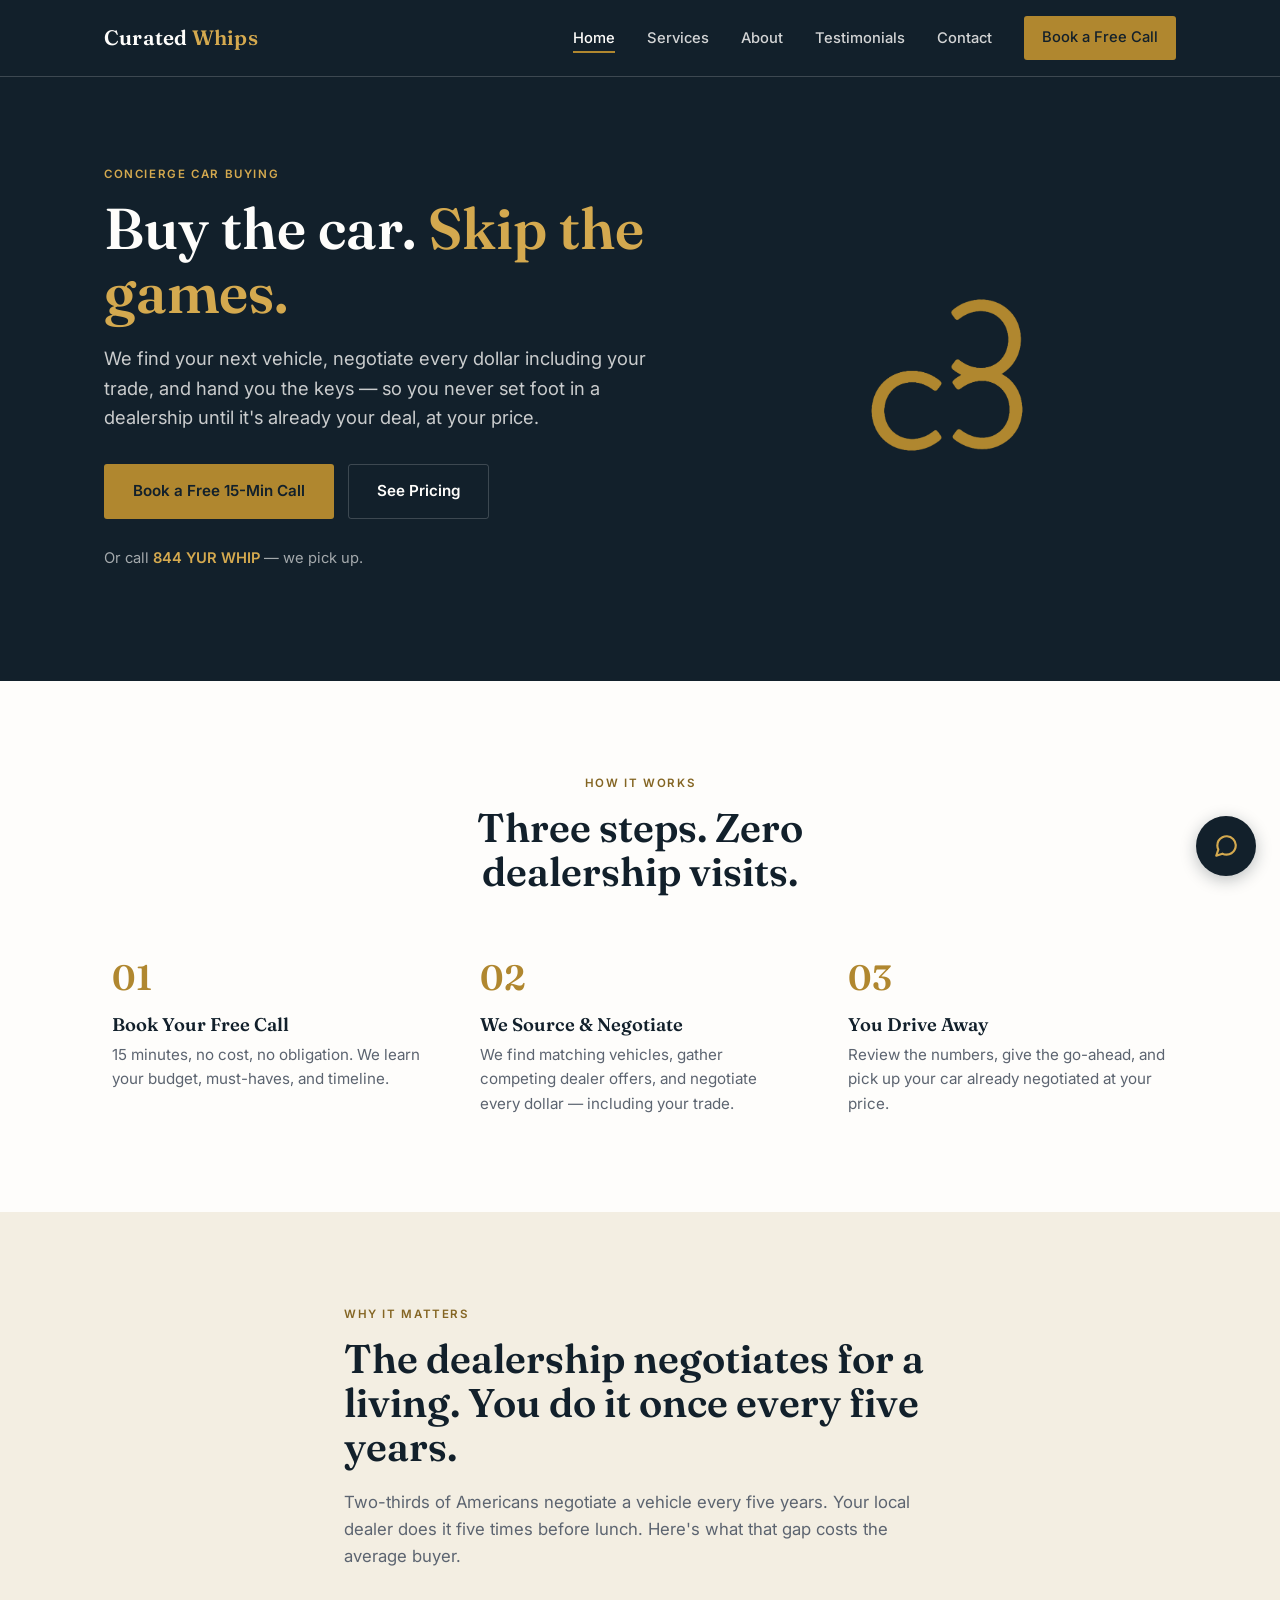
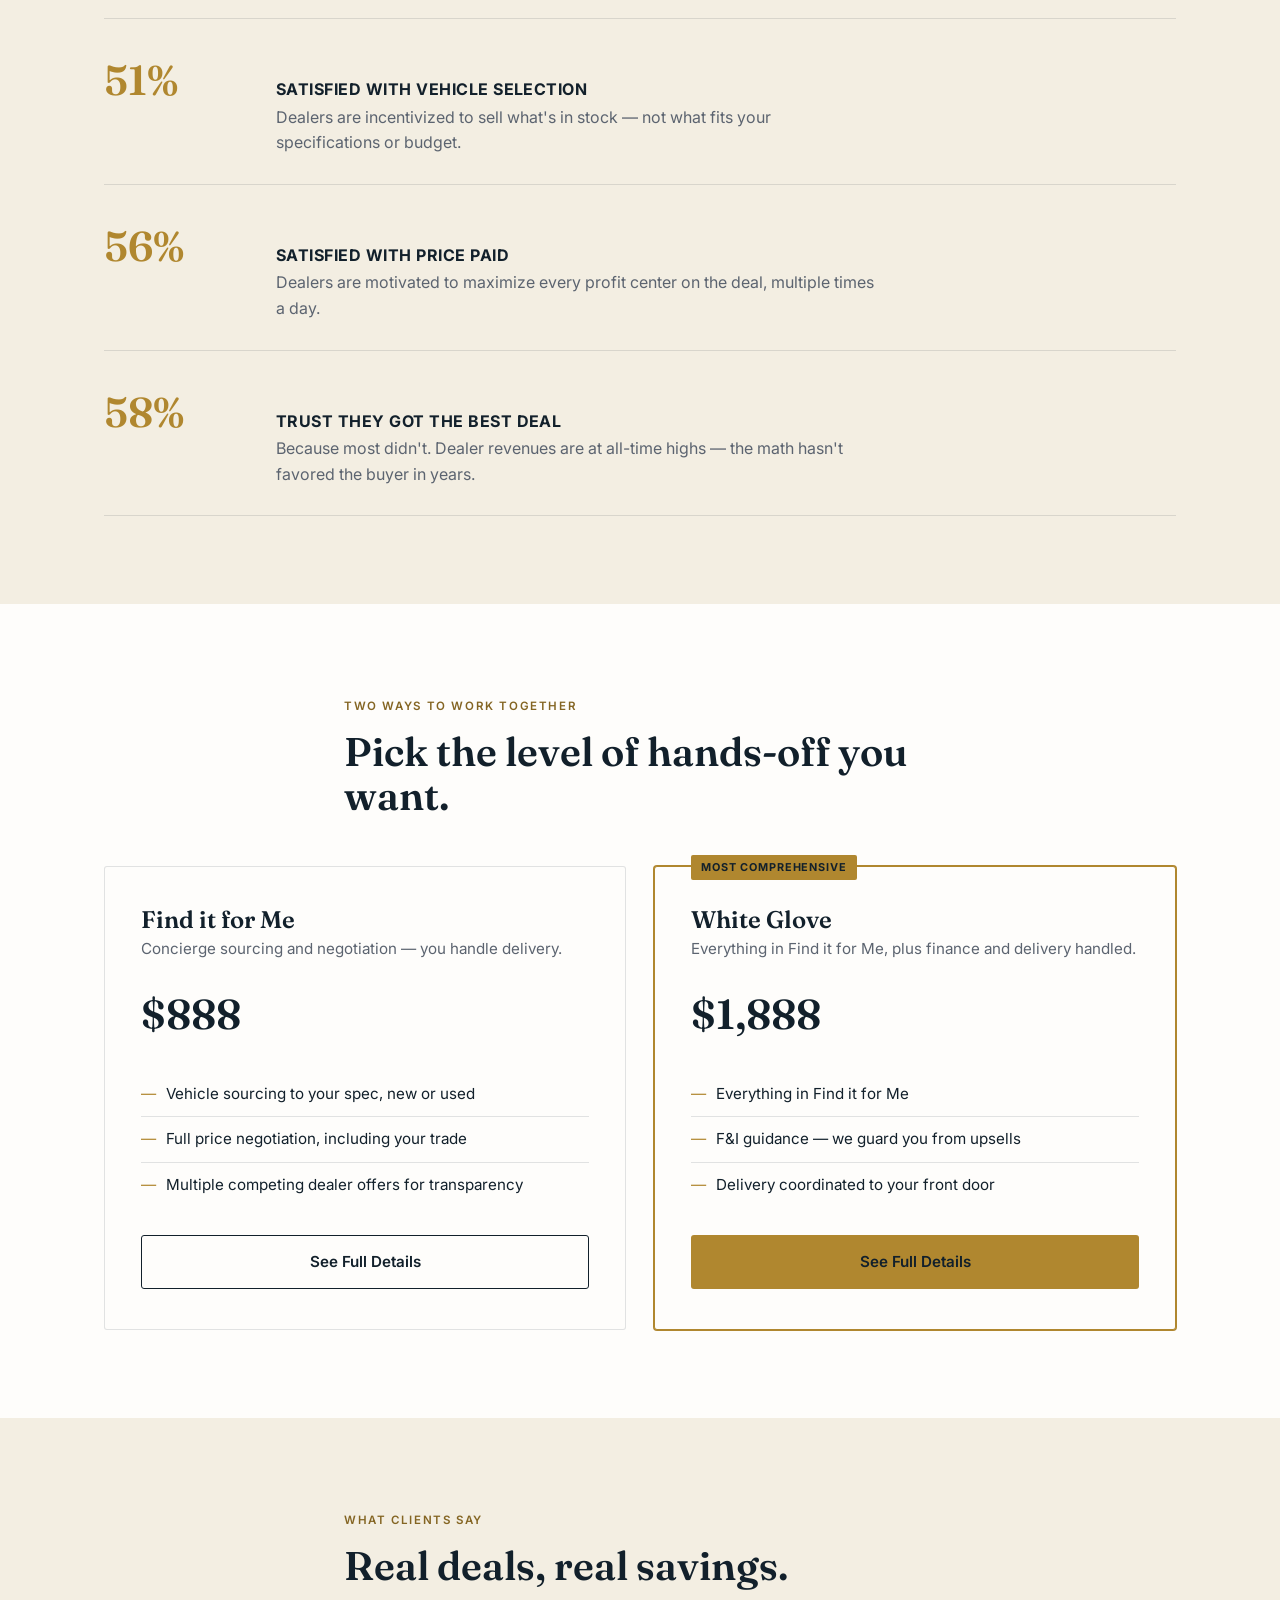
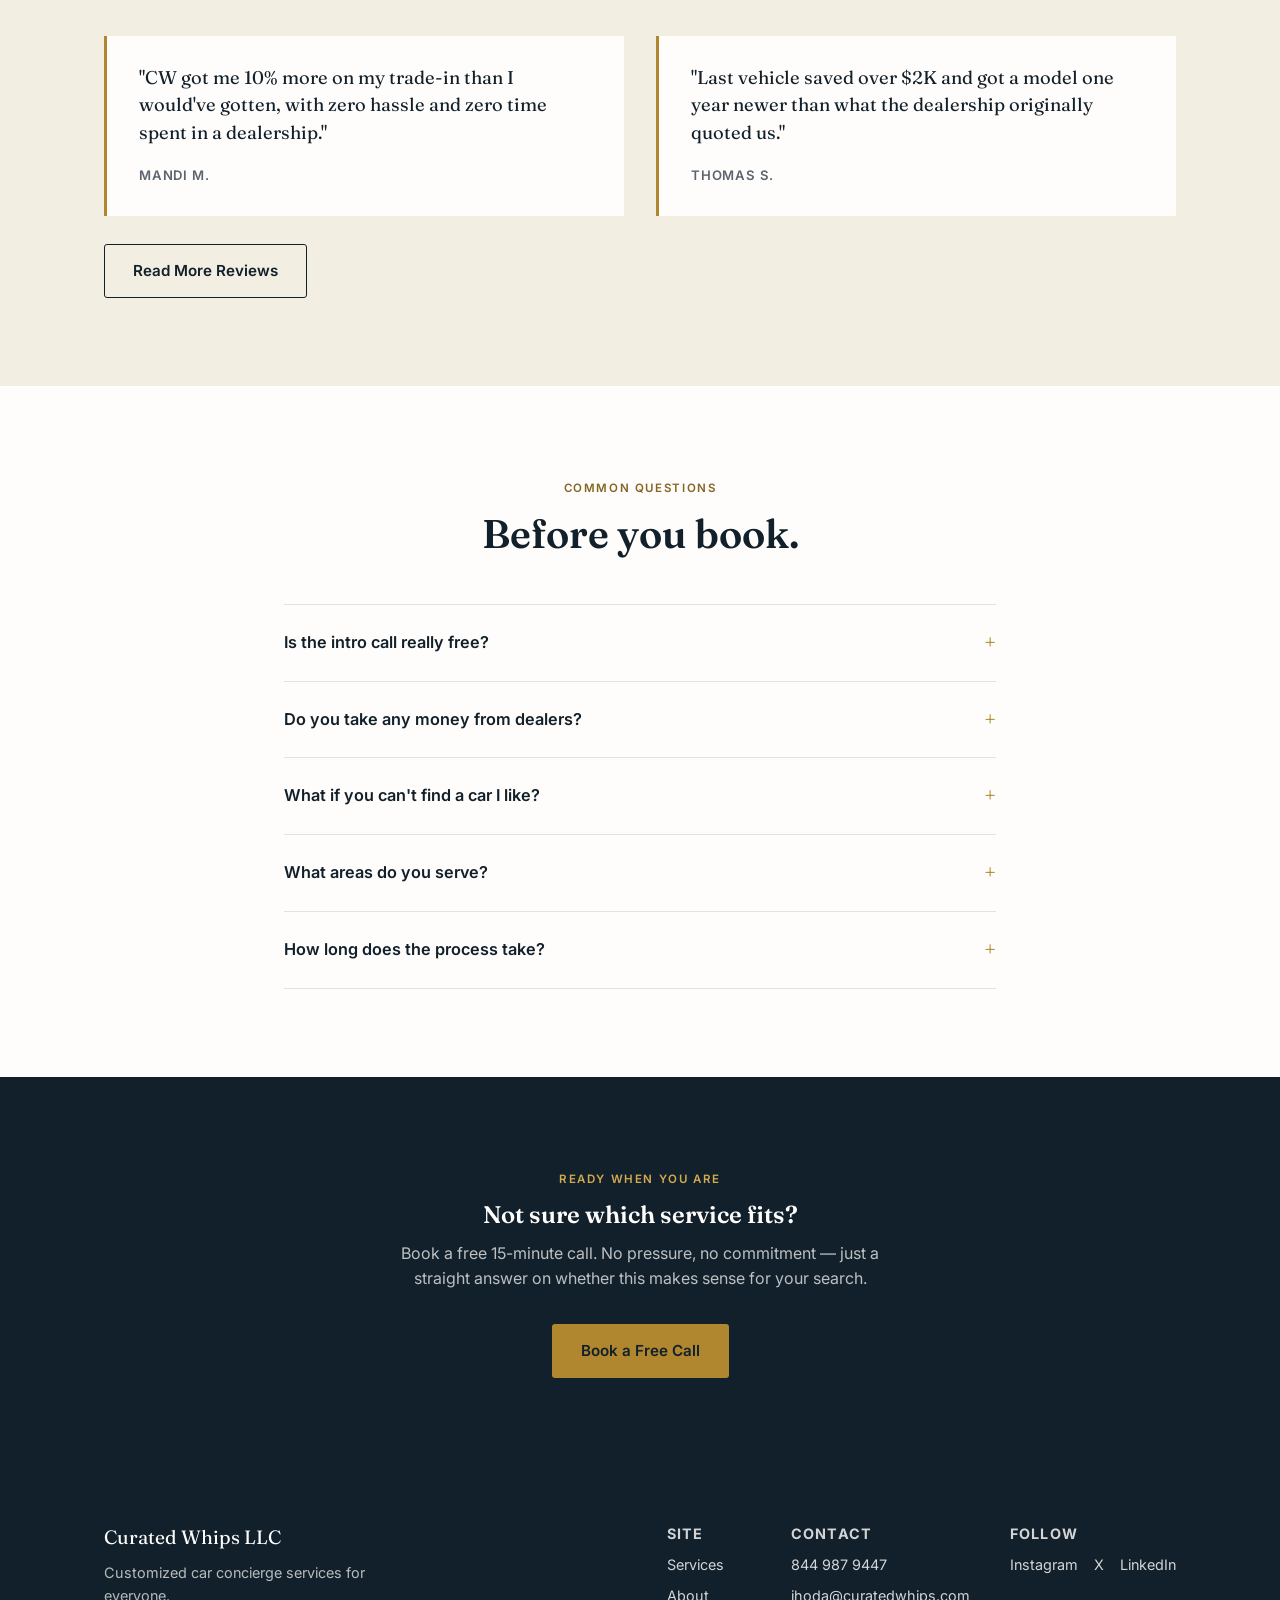
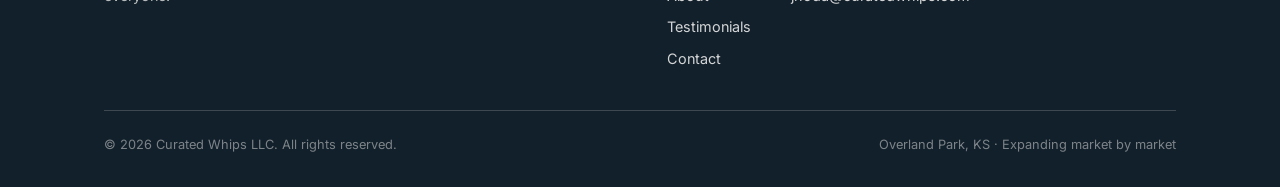
<file: index.html>
<!DOCTYPE html>
<html lang="en">
<head>
<meta charset="UTF-8">
<meta name="viewport" content="width=device-width, initial-scale=1">
<title>Curated Whips | Concierge Car Buying, No Dealer Kickbacks</title>
<meta name="description" content="Curated Whips finds, negotiates, and delivers your next car. No dealer kickbacks, no dealership visits until it's on your terms. Now expanding market by market.">
<link rel="icon" type="image/svg+xml" href="favicon.svg">
<link rel="apple-touch-icon" href="images/apple-touch-icon.png">
<link rel="canonical" href="https://curatedwhips.com/">

<meta property="og:type" content="website">
<meta property="og:site_name" content="Curated Whips">
<meta property="og:url" content="https://curatedwhips.com/">
<meta property="og:title" content="Curated Whips | Concierge Car Buying, No Dealer Kickbacks">
<meta property="og:description" content="Curated Whips finds, negotiates, and delivers your next car. No dealer kickbacks, no dealership visits until it's on your terms. Now expanding market by market.">
<meta property="og:image" content="https://curatedwhips.com/images/og-share.jpg">

<meta name="twitter:card" content="summary_large_image">
<meta name="twitter:title" content="Curated Whips | Concierge Car Buying, No Dealer Kickbacks">
<meta name="twitter:description" content="Curated Whips finds, negotiates, and delivers your next car. No dealer kickbacks, no dealership visits until it's on your terms. Now expanding market by market.">
<meta name="twitter:image" content="https://curatedwhips.com/images/og-share.jpg">

<script type="application/ld+json">
{
  "@context": "https://schema.org",
  "@type": "ProfessionalService",
  "name": "Curated Whips",
  "description": "Concierge car buying service — vehicle sourcing, dealer negotiation, and delivery, with no dealer kickbacks.",
  "url": "https://curatedwhips.com/",
  "telephone": "+1-844-987-9447",
  "email": "jhoda@curatedwhips.com",
  "logo": "https://curatedwhips.com/images/logo-512.png",
  "image": "https://curatedwhips.com/images/og-share.jpg",
  "address": {
    "@type": "PostalAddress",
    "addressLocality": "Overland Park",
    "addressRegion": "KS",
    "addressCountry": "US"
  },
  "areaServed": {
    "@type": "State",
    "name": "California"
  },
  "priceRange": "$888-$1888",
  "sameAs": [
    "https://www.instagram.com/curated_whips/",
    "https://x.com/CuratedWhips",
    "https://www.linkedin.com/company/curated-whips/"
  ],
  "hasOfferCatalog": {
    "@type": "OfferCatalog",
    "name": "Car Buying Services",
    "itemListElement": [
      {
        "@type": "Offer",
        "itemOffered": {
          "@type": "Service",
          "name": "Find it for Me",
          "description": "Concierge vehicle sourcing and full price negotiation, including trade-in."
        },
        "price": "888",
        "priceCurrency": "USD"
      },
      {
        "@type": "Offer",
        "itemOffered": {
          "@type": "Service",
          "name": "White Glove",
          "description": "Full sourcing and negotiation, plus finance guidance and delivery to your door."
        },
        "price": "1888",
        "priceCurrency": "USD"
      }
    ]
  }
}
</script>

<script type="application/ld+json">
{
  "@context": "https://schema.org",
  "@type": "FAQPage",
  "mainEntity": [
    {
      "@type": "Question",
      "name": "Is the intro call really free?",
      "acceptedAnswer": {
        "@type": "Answer",
        "text": "Yes. The 15-minute call costs nothing and carries no obligation to book either service afterward."
      }
    },
    {
      "@type": "Question",
      "name": "Do you take any money from dealers?",
      "acceptedAnswer": {
        "@type": "Answer",
        "text": "No. Unlike most auto brokers, we accept no payments or kickbacks from dealers — we're paid only by you, so we act only in your interest."
      }
    },
    {
      "@type": "Question",
      "name": "What if you can't find a car I like?",
      "acceptedAnswer": {
        "@type": "Answer",
        "text": "We keep searching within your budget and preferences until we find the right fit — sourcing is included in both service tiers."
      }
    },
    {
      "@type": "Question",
      "name": "What areas do you serve?",
      "acceptedAnswer": {
        "@type": "Answer",
        "text": "We're expanding market by market across the US — reach out and we'll let you know if we're active in your area yet."
      }
    },
    {
      "@type": "Question",
      "name": "How long does the process take?",
      "acceptedAnswer": {
        "@type": "Answer",
        "text": "Under a week typically, often faster."
      }
    }
  ]
}
</script>
<link rel="preconnect" href="https://fonts.googleapis.com">
<link rel="preconnect" href="https://fonts.gstatic.com" crossorigin>
<link rel="stylesheet" href="https://fonts.googleapis.com/css2?family=Fraunces:opsz,wght@9..144,400;9..144,500;9..144,600;9..144,700&family=Inter:wght@400;500;600;700&display=swap">
<link rel="stylesheet" href="css/style.css">
</head>
<body>
<a class="skip-link" href="#main">Skip to content</a>

<header class="site-header">
  <div class="wrap nav">
    <a href="index.html" class="nav-brand">Curated<span> Whips</span></a>
    <button class="nav-toggle" aria-label="Toggle menu" aria-expanded="false"><img src="images/logo-cb-v4.png" alt="" class="nav-toggle-icon"></button>
    <nav aria-label="Primary"><ul class="nav-links">
      <li><a href="index.html" aria-current="page">Home</a></li>
      <li><a href="services.html">Services</a></li>
      <li><a href="about.html">About</a></li>
      <li><a href="testimonials.html">Testimonials</a></li>
      <li><a href="contact.html">Contact</a></li>
      <li><a class="nav-cta" href="https://calendly.com/jhodaed" target="_blank" rel="noopener">Book a Free Call</a></li>
    </ul></nav>
  </div>
</header>

<main id="main">

<section class="hero">
  <div class="wrap hero-grid">
    <span class="eyebrow eyebrow--light">Concierge Car Buying</span>
    <h1>Buy the car. <em>Skip the games.</em></h1>
    <p class="hero-sub">We find your next vehicle, negotiate every dollar including your trade, and hand you the keys — so you never set foot in a dealership until it's already your deal, at your price.</p>
    <div class="hero-actions">
      <a class="btn btn-primary" href="https://calendly.com/jhodaed" target="_blank" rel="noopener">Book a Free 15-Min Call</a>
      <a class="btn btn-ghost" href="services.html">See Pricing</a>
    </div>
    <div class="seal-wrap">
      <img class="seal-logo" src="images/logo-cb-v4.png" width="220" height="220" alt="Curated Whips logo">
    </div>
    <p class="hero-phone">Or call <a href="tel:8449879447">844&nbsp;YUR&nbsp;WHIP</a> — we pick up.</p>
  </div>
</section>

<section class="section">
  <div class="wrap section-head center-head">
    <span class="eyebrow">How It Works</span>
    <h2>Three steps. Zero dealership visits.</h2>
  </div>
  <div class="wrap steps-grid">
    <div class="step">
      <div class="step-num">01</div>
      <h3>Book Your Free Call</h3>
      <p>15 minutes, no cost, no obligation. We learn your budget, must-haves, and timeline.</p>
    </div>
    <div class="step">
      <div class="step-num">02</div>
      <h3>We Source &amp; Negotiate</h3>
      <p>We find matching vehicles, gather competing dealer offers, and negotiate every dollar — including your trade.</p>
    </div>
    <div class="step">
      <div class="step-num">03</div>
      <h3>You Drive Away</h3>
      <p>Review the numbers, give the go-ahead, and pick up your car already negotiated at your price.</p>
    </div>
  </div>
</section>

<section class="section section--paper">
  <div class="wrap section-head">
    <span class="eyebrow">Why It Matters</span>
    <h2>The dealership negotiates for a living. You do it once every five years.</h2>
    <p>Two-thirds of Americans negotiate a vehicle every five years. Your local dealer does it five times before lunch. Here's what that gap costs the average buyer.</p>
  </div>
  <div class="wrap ledger">
    <div class="ledger-row">
      <div class="ledger-figure">51%</div>
      <div class="ledger-body">
        <h3>Satisfied With Vehicle Selection</h3>
        <p>Dealers are incentivized to sell what's in stock — not what fits your specifications or budget.</p>
      </div>
    </div>
    <div class="ledger-row">
      <div class="ledger-figure">56%</div>
      <div class="ledger-body">
        <h3>Satisfied With Price Paid</h3>
        <p>Dealers are motivated to maximize every profit center on the deal, multiple times a day.</p>
      </div>
    </div>
    <div class="ledger-row">
      <div class="ledger-figure">58%</div>
      <div class="ledger-body">
        <h3>Trust They Got the Best Deal</h3>
        <p>Because most didn't. Dealer revenues are at all-time highs — the math hasn't favored the buyer in years.</p>
      </div>
    </div>
  </div>
</section>

<section class="section">
  <div class="wrap section-head">
    <span class="eyebrow">Two Ways to Work Together</span>
    <h2>Pick the level of hands-off you want.</h2>
  </div>
  <div class="wrap service-grid">
    <div class="service-card">
      <h3>Find it for Me</h3>
      <p class="service-tagline">Concierge sourcing and negotiation — you handle delivery.</p>
      <div class="service-price">$888</div>
      <ul class="service-list">
        <li>Vehicle sourcing to your spec, new or used</li>
        <li>Full price negotiation, including your trade</li>
        <li>Multiple competing dealer offers for transparency</li>
      </ul>
      <a class="btn btn-outline btn-block" href="services.html">See Full Details</a>
    </div>
    <div class="service-card service-card--featured">
      <h3>White Glove</h3>
      <p class="service-tagline">Everything in Find it for Me, plus finance and delivery handled.</p>
      <div class="service-price">$1,888</div>
      <ul class="service-list">
        <li>Everything in Find it for Me</li>
        <li>F&amp;I guidance — we guard you from upsells</li>
        <li>Delivery coordinated to your front door</li>
      </ul>
      <a class="btn btn-primary btn-block" href="services.html">See Full Details</a>
    </div>
  </div>
</section>

<section class="section section--paper">
  <div class="wrap section-head">
    <span class="eyebrow">What Clients Say</span>
    <h2>Real deals, real savings.</h2>
  </div>
  <div class="wrap quote-grid">
    <div class="quote-card">
      <p>"CW got me 10% more on my trade-in than I would've gotten, with zero hassle and zero time spent in a dealership."</p>
      <span class="quote-cite">Mandi M.</span>
    </div>
    <div class="quote-card">
      <p>"Last vehicle saved over $2K and got a model one year newer than what the dealership originally quoted us."</p>
      <span class="quote-cite">Thomas S.</span>
    </div>
  </div>
  <div class="wrap" style="margin-top: 28px;">
    <a class="btn btn-outline" href="testimonials.html">Read More Reviews</a>
  </div>
</section>

<section class="section">
  <div class="wrap section-head center-head">
    <span class="eyebrow">Common Questions</span>
    <h2>Before you book.</h2>
  </div>
  <div class="wrap faq-list">
    <details class="faq-item">
      <summary><h3>Is the intro call really free?</h3></summary>
      <p>Yes. The 15-minute call costs nothing and carries no obligation to book either service afterward.</p>
    </details>
    <details class="faq-item">
      <summary><h3>Do you take any money from dealers?</h3></summary>
      <p>No. Unlike most auto brokers, we accept no payments or kickbacks from dealers — we're paid only by you, so we act only in your interest.</p>
    </details>
    <details class="faq-item">
      <summary><h3>What if you can't find a car I like?</h3></summary>
      <p>We keep searching within your budget and preferences until we find the right fit — sourcing is included in both service tiers.</p>
    </details>
    <details class="faq-item">
      <summary><h3>What areas do you serve?</h3></summary>
      <p>We're expanding market by market across the US — reach out and we'll let you know if we're active in your area yet.</p>
    </details>
    <details class="faq-item">
      <summary><h3>How long does the process take?</h3></summary>
      <p>Under a week typically, often faster.</p>
    </details>
  </div>
</section>

<section class="section section--ink">
  <div class="wrap center">
    <span class="eyebrow eyebrow--light">Ready When You Are</span>
    <h2>Not sure which service fits?</h2>
    <p style="max-width: 52ch; margin: 0 auto 32px; color: rgba(254,253,251,0.72);">Book a free 15-minute call. No pressure, no commitment — just a straight answer on whether this makes sense for your search.</p>
    <a class="btn btn-primary" href="https://calendly.com/jhodaed" target="_blank" rel="noopener">Book a Free Call</a>
  </div>
</section>

</main>

<footer class="site-footer">
  <div class="wrap">
    <div class="footer-grid">
      <div>
        <div class="footer-brand">Curated Whips LLC</div>
        <p class="footer-tag">Customized car concierge services for everyone.</p>
      </div>
      <div class="footer-links">
        <div class="footer-col">
          <p class="footer-col-label">Site</p>
          <a href="services.html">Services</a>
          <a href="about.html">About</a>
          <a href="testimonials.html">Testimonials</a>
          <a href="contact.html">Contact</a>
        </div>
        <div class="footer-col">
          <p class="footer-col-label">Contact</p>
          <a href="tel:8449879447">844&nbsp;987&nbsp;9447</a>
          <a href="mailto:jhoda@curatedwhips.com">jhoda@curatedwhips.com</a>
        </div>
        <div class="footer-col">
          <p class="footer-col-label">Follow</p>
          <div class="footer-social">
            <a href="https://www.instagram.com/curated_whips/" target="_blank" rel="noopener">Instagram</a>
            <a href="https://x.com/CuratedWhips" target="_blank" rel="noopener">X</a>
            <a href="https://www.linkedin.com/company/curated-whips/" target="_blank" rel="noopener">LinkedIn</a>
          </div>
        </div>
      </div>
    </div>
    <div class="footer-bottom">
      <span>&copy; 2026 Curated Whips LLC. All rights reserved.</span>
      <span>Overland Park, KS &middot; Expanding market by market</span>
    </div>
  </div>
</footer>

<div class="mobile-cta">
  <a class="btn btn-primary" href="https://calendly.com/jhodaed" target="_blank" rel="noopener">Book a Free Call</a>
</div>

<script src="js/main.js"></script>

<!--
  Curated Whips chat widget — restyled to match the site's ink/brass/Fraunces-Inter
  design system (see css/style.css :root for the source palette).
  Paste this whole block right before </body> on every page.
-->
<style>
  :root {
    --cw-header-bg: var(--ink, #12202B);
    --cw-accent: var(--brass, #B0872F);
    --cw-accent-text: var(--ink, #12202B); /* dark text ON the brass buttons — brass is too light for white text to pass contrast */
    --cw-panel-bg: var(--white, #FEFDFB);
    --cw-assistant-bubble: var(--paper, #F3EEE2);
    --cw-body-text: var(--ink, #12202B);
    --cw-font-body: var(--font-body, 'Inter', -apple-system, BlinkMacSystemFont, sans-serif);
    --cw-font-display: var(--font-display, 'Fraunces', Georgia, serif);
    --cw-radius: 6px;
  }
  #cw-widget-btn {
    position: fixed;
    bottom: 24px;
    right: 24px;
    bottom: calc(24px + env(safe-area-inset-bottom, 0px));
    right: calc(24px + env(safe-area-inset-right, 0px));
    width: 60px;
    height: 60px;
    border-radius: 50%;
    background: var(--cw-header-bg); /* navy — deliberately NOT the gold CTA color, so the two never visually merge */
    color: var(--brass-light, #D4A94F);
    border: none;
    cursor: pointer;
    box-shadow: 0 4px 16px rgba(18,32,43,0.28);
    z-index: 9999;
    display: flex;
    align-items: center;
    justify-content: center;
    transition: transform 0.15s ease;
    touch-action: manipulation;
    -webkit-tap-highlight-color: transparent;
  }
  #cw-widget-btn:hover { transform: scale(1.05); }
  #cw-widget-btn svg { width: 26px; height: 26px; }

  /* On mobile, the site's own sticky "Book a Free Call" bar (.mobile-cta)
     reserves 74px at the bottom of the page (see body{padding-bottom:74px}
     in style.css). Without this, Angela's button and panel sit UNDER that
     bar's z-index-60 stacking and visually collide with it. This pushes
     both up just enough to clear it, only at the same breakpoint the site
     itself uses for that bar (max-width: 640px) — desktop is unaffected. */
  @media (max-width: 640px) {
    #cw-widget-btn {
      bottom: calc(74px + 16px + env(safe-area-inset-bottom, 0px));
    }
    #cw-widget-panel {
      bottom: calc(74px + 16px + 72px + env(safe-area-inset-bottom, 0px));
    }
  }
  #cw-widget-panel {
    position: fixed;
    bottom: 96px;
    right: 24px;
    bottom: calc(96px + env(safe-area-inset-bottom, 0px));
    right: calc(24px + env(safe-area-inset-right, 0px));
    width: 340px;
    max-width: calc(100vw - 32px);
    height: 460px;
    max-height: calc(100vh - 140px);
    max-height: calc(100dvh - 140px); /* dvh accounts for mobile keyboard/browser chrome; ignored by browsers that don't support it, falling back to the vh line above */
    background: var(--cw-panel-bg);
    border-radius: var(--cw-radius);
    box-shadow: 0 8px 32px rgba(18,32,43,0.28);
    display: flex;
    flex-direction: column;
    overflow: hidden;
    z-index: 9999;
    font-family: var(--cw-font-body);
    opacity: 0;
    transform: translateY(12px) scale(0.98);
    pointer-events: none;
    transition: opacity 0.18s ease, transform 0.18s ease;
  }
  #cw-widget-panel.open {
    opacity: 1;
    transform: translateY(0) scale(1);
    pointer-events: auto;
  }
  #cw-widget-header {
    background: var(--cw-header-bg);
    color: var(--white, #FEFDFB);
    padding: 12px 16px;
    display: flex;
    justify-content: space-between;
    align-items: center;
  }
  #cw-widget-header-left {
    display: flex;
    align-items: center;
    gap: 10px;
  }
  #cw-widget-avatar {
    width: 34px;
    height: 34px;
    border-radius: 50%;
    background: var(--cw-accent);
    color: var(--cw-accent-text);
    display: flex;
    align-items: center;
    justify-content: center;
    font-family: var(--cw-font-display);
    font-weight: 600;
    font-size: 15px;
    flex-shrink: 0;
  }
  #cw-widget-header-text { display: flex; flex-direction: column; line-height: 1.25; }
  #cw-widget-header-text .cw-name {
    font-family: var(--cw-font-display);
    font-size: 15px;
    font-weight: 600;
  }
  #cw-widget-header-text .cw-status {
    font-size: 11px;
    opacity: 0.8;
    display: flex;
    align-items: center;
    gap: 5px;
  }
  #cw-widget-header-text .cw-status::before {
    content: '';
    width: 7px;
    height: 7px;
    border-radius: 50%;
    background: var(--forest, #2E4638);
    display: inline-block;
  }
  #cw-widget-header button.cw-close-btn {
    background: none;
    border: none;
    color: var(--white, #FEFDFB);
    font-size: 18px;
    cursor: pointer;
    opacity: 0.8;
    width: 32px;
    height: 32px;
    display: flex;
    align-items: center;
    justify-content: center;
    touch-action: manipulation;
    -webkit-tap-highlight-color: transparent;
  }
  #cw-widget-header button.cw-close-btn:hover { opacity: 1; }
  #cw-widget-messages {
    flex: 1;
    overflow-y: auto;
    overscroll-behavior: contain;
    -webkit-overflow-scrolling: touch;
    padding: 14px;
    font-size: 14px;
    line-height: 1.5;
  }
  .cw-msg { margin-bottom: 12px; max-width: 85%; }
  .cw-msg.user { margin-left: auto; text-align: right; }
  .cw-bubble {
    display: inline-block;
    padding: 9px 13px;
    border-radius: var(--cw-radius);
  }
  .cw-msg.user .cw-bubble { background: var(--cw-header-bg); color: var(--white, #FEFDFB); }
  .cw-msg.assistant .cw-bubble { background: var(--cw-assistant-bubble); color: var(--cw-body-text); }
  .cw-msg.assistant .cw-bubble a { color: var(--forest, #2E4638); }
  .cw-book-btn {
    display: inline-block;
    margin-top: 6px;
    background: var(--cw-accent);
    color: var(--cw-accent-text) !important;
    text-decoration: none !important;
    padding: 9px 14px;
    border-radius: var(--cw-radius);
    font-size: 13px;
    font-weight: 600;
    touch-action: manipulation;
    -webkit-tap-highlight-color: transparent;
  }
  #cw-widget-input-row {
    display: flex;
    border-top: 1px solid var(--line, rgba(18,32,43,0.12));
    padding: 8px;
  }
  #cw-widget-input {
    flex: 1;
    border: none;
    outline: none;
    padding: 8px;
    font-family: var(--cw-font-body);
    font-size: 16px; /* must be 16px+ or iOS Safari auto-zooms the page on focus */
    color: var(--cw-body-text);
    background: transparent;
    touch-action: manipulation;
  }
  #cw-widget-send {
    background: var(--cw-accent);
    color: var(--cw-accent-text);
    border: none;
    border-radius: var(--cw-radius);
    padding: 8px 14px;
    cursor: pointer;
    font-family: var(--cw-font-body);
    font-size: 14px;
    font-weight: 600;
    touch-action: manipulation;
    -webkit-tap-highlight-color: transparent;
  }
  #cw-widget-send:disabled { opacity: 0.5; cursor: default; }
</style>

<button id="cw-widget-btn" type="button" aria-label="Chat with us">
  <svg viewBox="0 0 24 24" fill="none" stroke="currentColor" stroke-width="2" stroke-linecap="round" stroke-linejoin="round">
    <path d="M21 11.5a8.38 8.38 0 0 1-.9 3.8 8.5 8.5 0 0 1-7.6 4.7 8.38 8.38 0 0 1-3.8-.9L3 21l1.9-5.7a8.38 8.38 0 0 1-.9-3.8 8.5 8.5 0 0 1 4.7-7.6 8.38 8.38 0 0 1 3.8-.9h.5a8.48 8.48 0 0 1 8 8v.5z"/>
  </svg>
</button>

<div id="cw-widget-panel">
  <div id="cw-widget-header">
    <div id="cw-widget-header-left">
      <div id="cw-widget-avatar">A</div>
      <div id="cw-widget-header-text">
        <span class="cw-name">Angela</span>
        <span class="cw-status">Curated Whips</span>
      </div>
    </div>
    <button id="cw-widget-close" type="button" class="cw-close-btn" aria-label="Close chat">✕</button>
  </div>
  <div id="cw-widget-messages"></div>
  <div id="cw-widget-input-row">
    <input id="cw-widget-input" type="text" enterkeyhint="send" placeholder="Type a message..." />
    <button id="cw-widget-send" type="button">Send</button>
  </div>
</div>

<script>
(function () {
  const btn = document.getElementById('cw-widget-btn');
  const panel = document.getElementById('cw-widget-panel');
  const closeBtn = document.getElementById('cw-widget-close');
  const messagesEl = document.getElementById('cw-widget-messages');
  const input = document.getElementById('cw-widget-input');
  const sendBtn = document.getElementById('cw-widget-send');

  let history = []; // { role: 'user'|'assistant', content: string }
  let opened = false;
  let lastTranscriptSentLength = 0;

  // Capture UTM params on whichever page the visitor actually landed on, and
  // persist them for the rest of the session — a visitor can click a tagged
  // ad link to the homepage, then browse to services.html before ever opening
  // the widget, and the tag would otherwise be lost since services.html's own
  // URL has no query string. sessionStorage survives that page-to-page nav
  // but clears when the tab closes, which is the right lifetime for this —
  // a UTM describes THIS visit, not something that should follow the visitor
  // forever.
  function captureUTMs() {
    const params = new URLSearchParams(window.location.search);
    const fromURL = {
      utm_source: params.get('utm_source'),
      utm_medium: params.get('utm_medium'),
      utm_campaign: params.get('utm_campaign'),
    };
    const hasAny = fromURL.utm_source || fromURL.utm_medium || fromURL.utm_campaign;
    if (hasAny) {
      try { sessionStorage.setItem('cw_utm', JSON.stringify(fromURL)); } catch (e) { /* storage unavailable — fall through, just won't persist across pages */ }
      return fromURL;
    }
    try {
      const stored = sessionStorage.getItem('cw_utm');
      if (stored) return JSON.parse(stored);
    } catch (e) { /* storage unavailable or corrupt — proceed with no UTM data rather than break the widget */ }
    return { utm_source: null, utm_medium: null, utm_campaign: null };
  }
  const utmData = captureUTMs();

  function sendTranscript() {
    // Only send if there's at least one new message since the last send,
    // and at least one real visitor message overall.
    if (history.length <= lastTranscriptSentLength) return;
    if (!history.some((m) => m.role === 'user')) return;

    const payload = JSON.stringify({ messages: history });
    lastTranscriptSentLength = history.length;

    // sendBeacon is used (not fetch) because it reliably completes even as
    // the page is unloading/closing — a regular fetch can get cancelled mid-flight.
    if (navigator.sendBeacon) {
      const blob = new Blob([payload], { type: 'application/json' });
      navigator.sendBeacon('/api/log-transcript', blob);
    } else {
      // Fallback for older browsers without sendBeacon support.
      fetch('/api/log-transcript', {
        method: 'POST',
        headers: { 'Content-Type': 'application/json' },
        body: payload,
        keepalive: true,
      }).catch(function (err) {
        // Silent to the visitor (this fires in the background), but at
        // least surfaces in the browser console for debugging — this path
        // only runs on browsers without sendBeacon support, which is rare.
        console.error('Transcript fallback send failed:', err);
      });
    }
  }

  // Ultimate fallback: fires even if the visitor never clicks the close
  // button — just navigates away or closes the tab.
  window.addEventListener('pagehide', sendTranscript);

  const GREETING = "Hey, thanks for stopping by! How can I make your car buying easier today?";

  function linkify(text) {
    // turn URLs into clickable links (Calendly link becomes a styled button), escape HTML first —
    // quotes MUST be escaped too, not just angle brackets, or a crafted string like
    // http://x.com"onmouseover="alert(1) can break out of the href attribute below.
    const escaped = text
      .replace(/&/g, '&amp;')
      .replace(/</g, '&lt;')
      .replace(/>/g, '&gt;')
      .replace(/"/g, '&quot;')
      .replace(/'/g, '&#39;');
    return escaped.replace(/(https?:\/\/[^\s]+)/g, function (match) {
      // strip common trailing punctuation so "...jhodaed." doesn't break the link
      const trailing = match.match(/[.,!?)]+$/);
      const clean = trailing ? match.slice(0, -trailing[0].length) : match;
      const suffix = trailing ? trailing[0] : '';
      if (clean.indexOf('calendly.com') !== -1) {
        return '<br/><a class="cw-book-btn" href="' + clean + '" target="_blank" rel="noopener">Book Your Free Call</a>' + suffix;
      }
      return '<a href="' + clean + '" target="_blank" rel="noopener">' + clean + '</a>' + suffix;
    });
  }

  function addMessage(role, content) {
    const div = document.createElement('div');
    div.className = 'cw-msg ' + role;
    const bubble = document.createElement('div');
    bubble.className = 'cw-bubble';
    bubble.innerHTML = linkify(content);
    div.appendChild(bubble);
    messagesEl.appendChild(div);
    messagesEl.scrollTop = messagesEl.scrollHeight;
  }

  // On mobile, opening the keyboard shrinks the actually-visible viewport
  // without CSS vh units reliably reflecting that. Without this, the input
  // and Send button can end up hidden behind the keyboard. visualViewport
  // tracks the real visible area and lets us reposition/resize to match.
  if (window.visualViewport) {
    function adjustForKeyboard() {
      const vv = window.visualViewport;
      const keyboardOffset = window.innerHeight - vv.height - vv.offsetTop;
      if (keyboardOffset > 10) {
        // Keyboard is open — reposition above it. Safe-area inset is moot
        // here since the keyboard itself occupies that space.
        panel.style.bottom = (96 + keyboardOffset) + 'px';
        panel.style.maxHeight = (vv.height - 40) + 'px';
      } else {
        // Keyboard closed — hand control back to CSS so safe-area-inset
        // positioning applies again, instead of leaving it permanently
        // overridden by this function's last calculation.
        panel.style.bottom = '';
        panel.style.maxHeight = '';
      }
    }
    window.visualViewport.addEventListener('resize', adjustForKeyboard);
    window.visualViewport.addEventListener('scroll', adjustForKeyboard);
  }

  function togglePanel() {
    panel.classList.toggle('open');
    if (panel.classList.contains('open')) {
      if (!opened) {
        opened = true;
        addMessage('assistant', GREETING);
        // NOTE: greeting is shown but NOT pushed to `history` — Anthropic's API
        // requires the conversation to start with a user message, so history
        // stays empty until the visitor actually sends something.
      }
    } else {
      // Panel just closed, however it was closed — send the transcript here
      // so both the bubble icon and the explicit close button behave the same way.
      sendTranscript();
    }
  }

  btn.addEventListener('click', togglePanel);
  closeBtn.addEventListener('click', togglePanel);

  async function sendMessage() {
    let text = input.value.trim();
    if (!text) return;
    if (text.length > 1000) text = text.slice(0, 1000);
    input.value = '';
    sendBtn.disabled = true;

    addMessage('user', text);
    history.push({ role: 'user', content: text });

    const typingEl = document.createElement('div');
    typingEl.className = 'cw-msg assistant';
    typingEl.innerHTML = '<div class="cw-bubble">...</div>';
    messagesEl.appendChild(typingEl);
    messagesEl.scrollTop = messagesEl.scrollHeight;

    try {
      const res = await fetch('/api/chat', {
        method: 'POST',
        headers: { 'Content-Type': 'application/json' },
        body: JSON.stringify({ messages: history, utm: utmData }),
      });
      const data = await res.json();
      const reply = data.reply || "Sorry, something went wrong on our end — try again in a moment, or call us at 844-987-9447.";
      typingEl.remove();
      addMessage('assistant', reply);
      history.push({ role: 'assistant', content: reply });
    } catch (err) {
      typingEl.remove();
      addMessage('assistant', "Sorry, something went wrong on our end — try again in a moment, or call us at 844-987-9447.");
    } finally {
      sendBtn.disabled = false;
    }
  }

  sendBtn.addEventListener('click', sendMessage);
  input.addEventListener('keydown', function (e) {
    if (e.key === 'Enter') sendMessage();
  });
})();
</script>

</body>
</html>
</file>
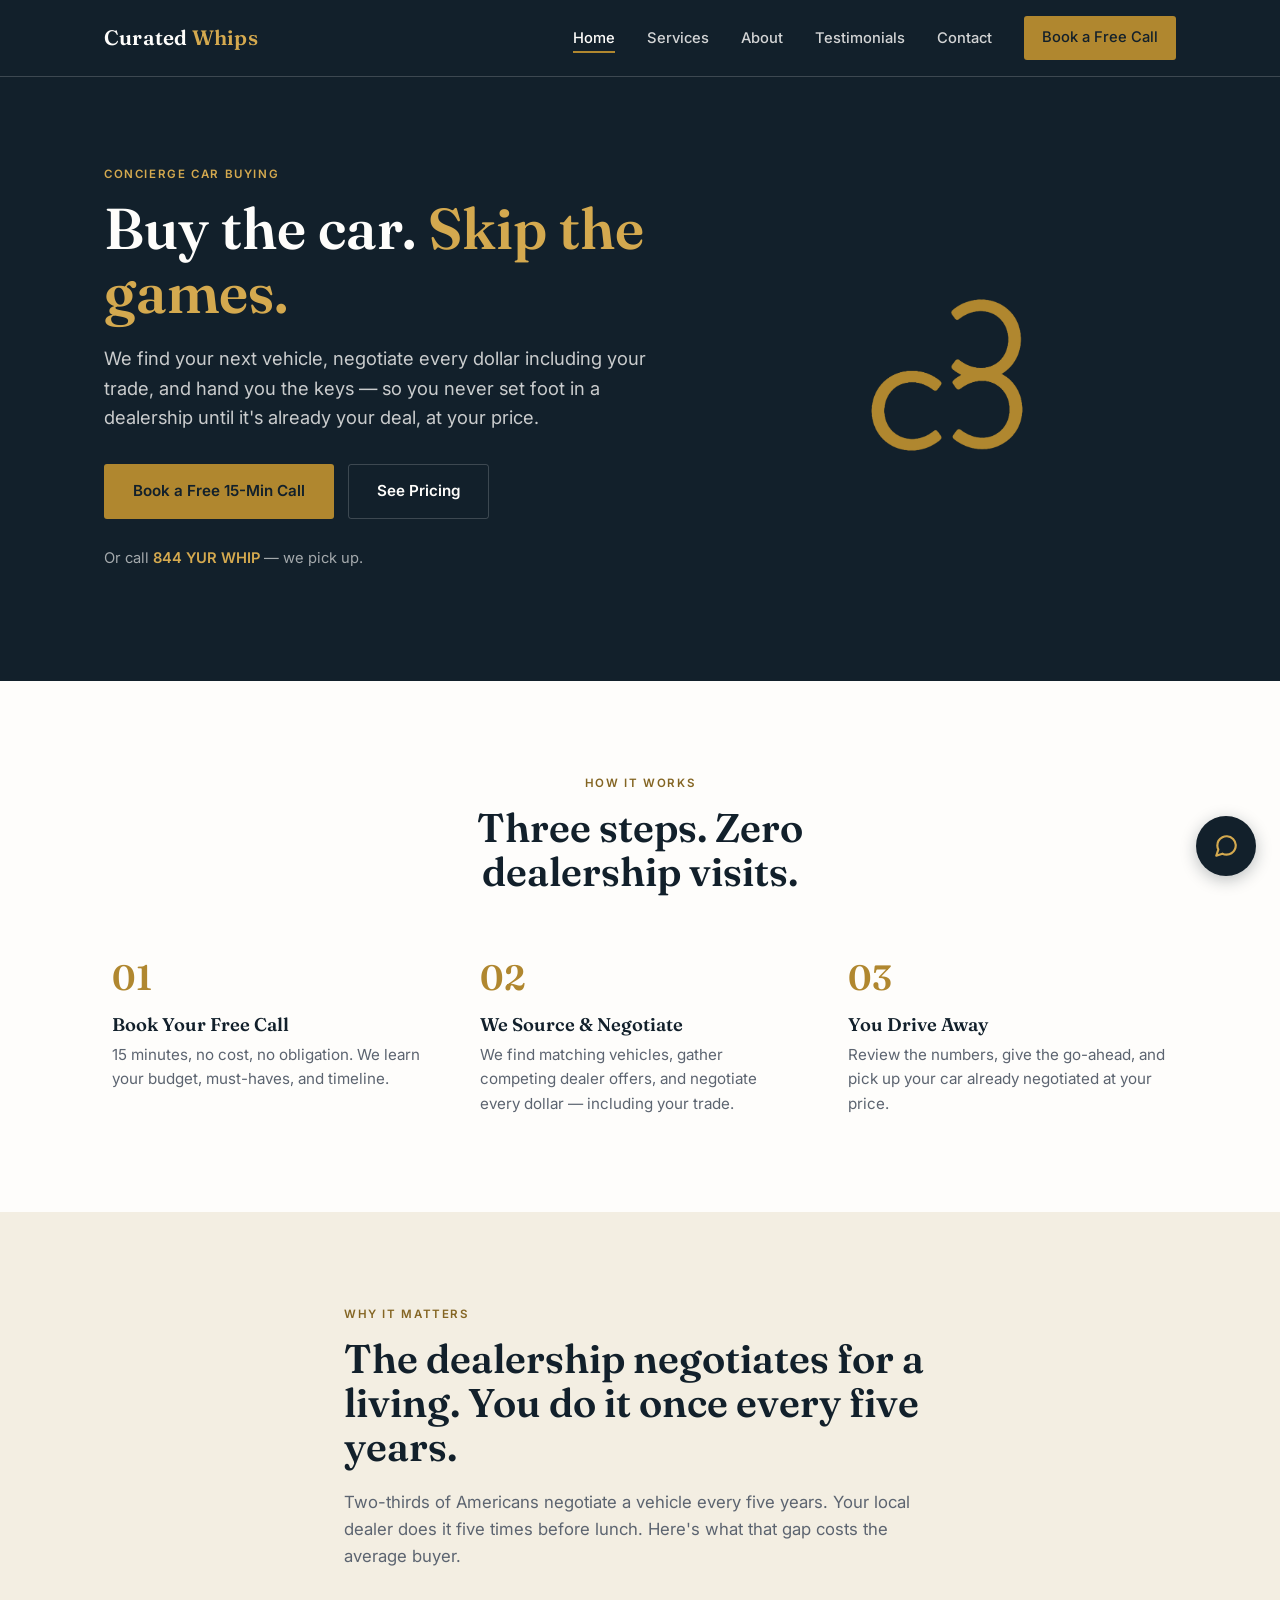
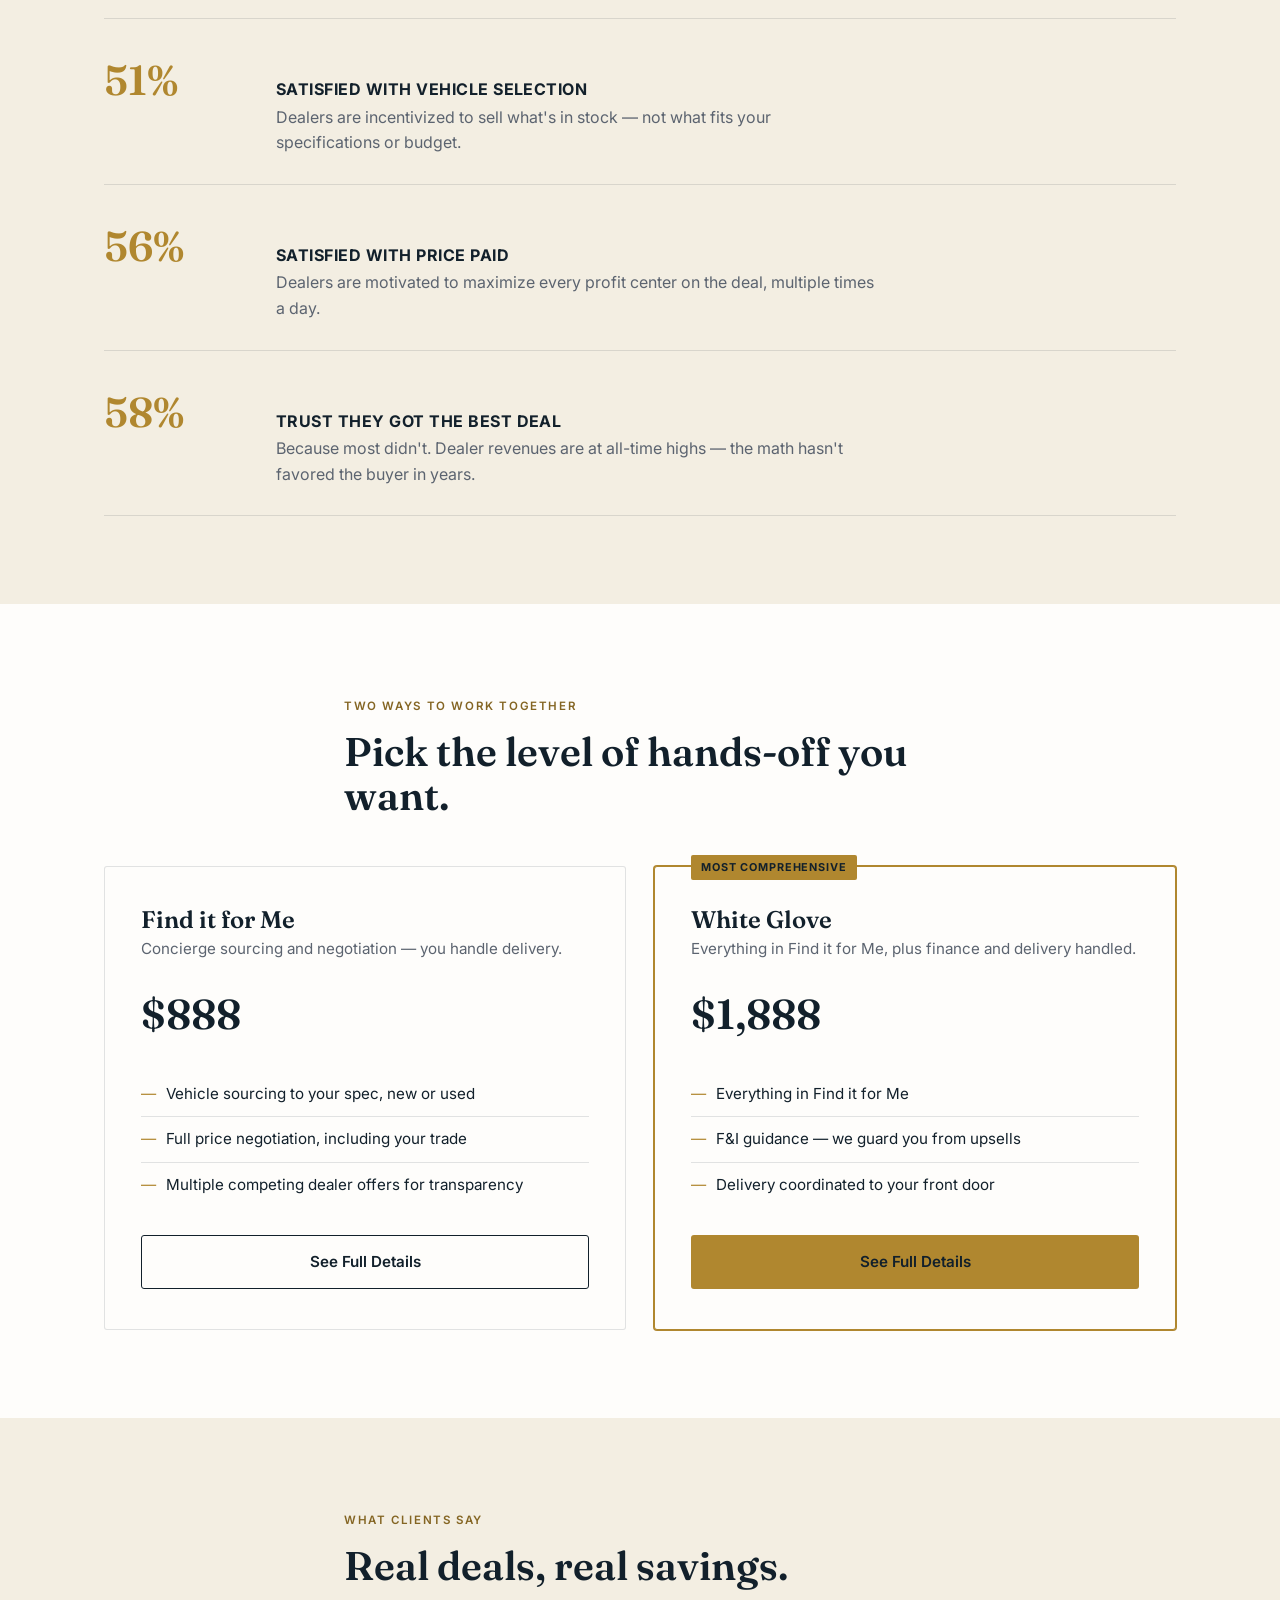
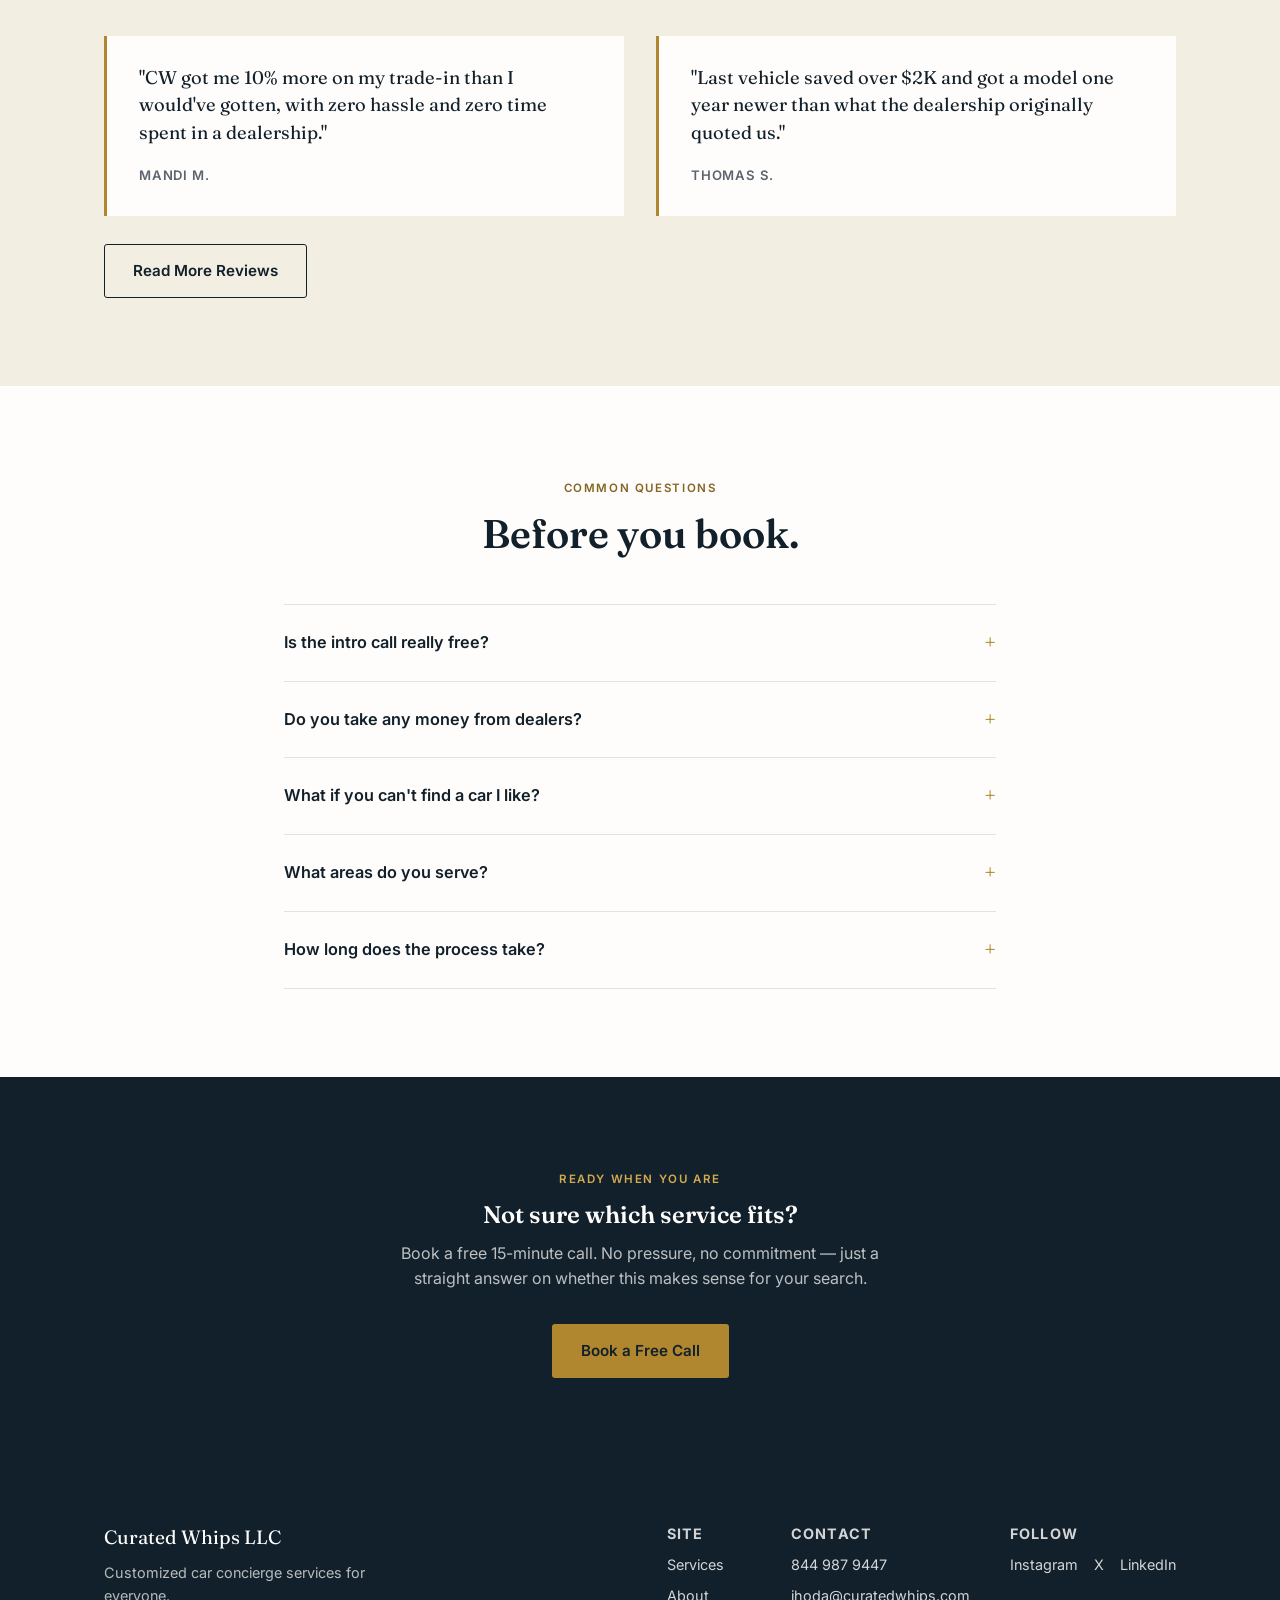
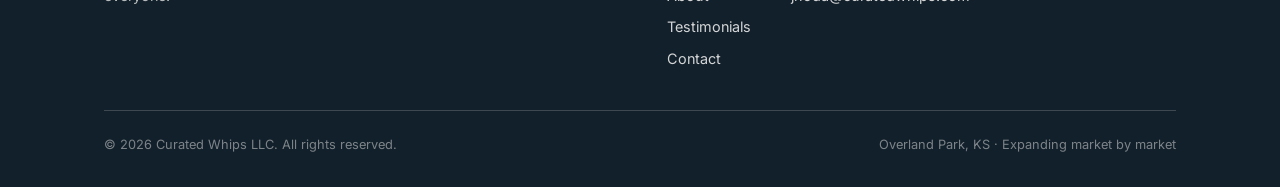
<file: about.html>
<!DOCTYPE html>
<html lang="en">
<head>
<meta charset="UTF-8">
<meta name="viewport" content="width=device-width, initial-scale=1">
<title>Curated Whips | Concierge Car Buying, No Dealer Kickbacks</title>
<meta name="description" content="Curated Whips finds, negotiates, and delivers your next car. No dealer kickbacks, no dealership visits until it's on your terms. Now expanding market by market.">
<link rel="icon" type="image/svg+xml" href="favicon.svg">
<link rel="apple-touch-icon" href="images/apple-touch-icon.png">
<link rel="canonical" href="https://curatedwhips.com/">

<meta property="og:type" content="website">
<meta property="og:site_name" content="Curated Whips">
<meta property="og:url" content="https://curatedwhips.com/">
<meta property="og:title" content="Curated Whips | Concierge Car Buying, No Dealer Kickbacks">
<meta property="og:description" content="Curated Whips finds, negotiates, and delivers your next car. No dealer kickbacks, no dealership visits until it's on your terms. Now expanding market by market.">
<meta property="og:image" content="https://curatedwhips.com/images/og-share.jpg">

<meta name="twitter:card" content="summary_large_image">
<meta name="twitter:title" content="Curated Whips | Concierge Car Buying, No Dealer Kickbacks">
<meta name="twitter:description" content="Curated Whips finds, negotiates, and delivers your next car. No dealer kickbacks, no dealership visits until it's on your terms. Now expanding market by market.">
<meta name="twitter:image" content="https://curatedwhips.com/images/og-share.jpg">

<script type="application/ld+json">
{
  "@context": "https://schema.org",
  "@type": "ProfessionalService",
  "name": "Curated Whips",
  "description": "Concierge car buying service — vehicle sourcing, dealer negotiation, and delivery, with no dealer kickbacks.",
  "url": "https://curatedwhips.com/",
  "telephone": "+1-844-987-9447",
  "email": "jhoda@curatedwhips.com",
  "logo": "https://curatedwhips.com/images/logo-512.png",
  "image": "https://curatedwhips.com/images/og-share.jpg",
  "address": {
    "@type": "PostalAddress",
    "addressLocality": "Overland Park",
    "addressRegion": "KS",
    "addressCountry": "US"
  },
  "areaServed": {
    "@type": "State",
    "name": "California"
  },
  "priceRange": "$888-$1888",
  "sameAs": [
    "https://www.instagram.com/curated_whips/",
    "https://x.com/CuratedWhips",
    "https://www.linkedin.com/company/curated-whips/"
  ],
  "hasOfferCatalog": {
    "@type": "OfferCatalog",
    "name": "Car Buying Services",
    "itemListElement": [
      {
        "@type": "Offer",
        "itemOffered": {
          "@type": "Service",
          "name": "Find it for Me",
          "description": "Concierge vehicle sourcing and full price negotiation, including trade-in."
        },
        "price": "888",
        "priceCurrency": "USD"
      },
      {
        "@type": "Offer",
        "itemOffered": {
          "@type": "Service",
          "name": "White Glove",
          "description": "Full sourcing and negotiation, plus finance guidance and delivery to your door."
        },
        "price": "1888",
        "priceCurrency": "USD"
      }
    ]
  }
}
</script>

<script type="application/ld+json">
{
  "@context": "https://schema.org",
  "@type": "FAQPage",
  "mainEntity": [
    {
      "@type": "Question",
      "name": "Is the intro call really free?",
      "acceptedAnswer": {
        "@type": "Answer",
        "text": "Yes. The 15-minute call costs nothing and carries no obligation to book either service afterward."
      }
    },
    {
      "@type": "Question",
      "name": "Do you take any money from dealers?",
      "acceptedAnswer": {
        "@type": "Answer",
        "text": "No. Unlike most auto brokers, we accept no payments or kickbacks from dealers — we're paid only by you, so we act only in your interest."
      }
    },
    {
      "@type": "Question",
      "name": "What if you can't find a car I like?",
      "acceptedAnswer": {
        "@type": "Answer",
        "text": "We keep searching within your budget and preferences until we find the right fit — sourcing is included in both service tiers."
      }
    },
    {
      "@type": "Question",
      "name": "What areas do you serve?",
      "acceptedAnswer": {
        "@type": "Answer",
        "text": "We're expanding market by market across the US — reach out and we'll let you know if we're active in your area yet."
      }
    },
    {
      "@type": "Question",
      "name": "How long does the process take?",
      "acceptedAnswer": {
        "@type": "Answer",
        "text": "Under a week typically, often faster."
      }
    }
  ]
}
</script>
<link rel="preconnect" href="https://fonts.googleapis.com">
<link rel="preconnect" href="https://fonts.gstatic.com" crossorigin>
<link rel="stylesheet" href="https://fonts.googleapis.com/css2?family=Fraunces:opsz,wght@9..144,400;9..144,500;9..144,600;9..144,700&family=Inter:wght@400;500;600;700&display=swap">
<link rel="stylesheet" href="css/style.css">
</head>
<body>
<a class="skip-link" href="#main">Skip to content</a>

<header class="site-header">
  <div class="wrap nav">
    <a href="index.html" class="nav-brand">Curated<span> Whips</span></a>
    <button class="nav-toggle" aria-label="Toggle menu" aria-expanded="false"><img src="images/logo-cb-v4.png" alt="" class="nav-toggle-icon"></button>
    <nav aria-label="Primary"><ul class="nav-links">
      <li><a href="index.html" aria-current="page">Home</a></li>
      <li><a href="services.html">Services</a></li>
      <li><a href="about.html">About</a></li>
      <li><a href="testimonials.html">Testimonials</a></li>
      <li><a href="contact.html">Contact</a></li>
      <li><a class="nav-cta" href="https://calendly.com/jhodaed" target="_blank" rel="noopener">Book a Free Call</a></li>
    </ul></nav>
  </div>
</header>

<main id="main">

<section class="hero">
  <div class="wrap hero-grid">
    <span class="eyebrow eyebrow--light">Concierge Car Buying</span>
    <h1>Buy the car. <em>Skip the games.</em></h1>
    <p class="hero-sub">We find your next vehicle, negotiate every dollar including your trade, and hand you the keys — so you never set foot in a dealership until it's already your deal, at your price.</p>
    <div class="hero-actions">
      <a class="btn btn-primary" href="https://calendly.com/jhodaed" target="_blank" rel="noopener">Book a Free 15-Min Call</a>
      <a class="btn btn-ghost" href="services.html">See Pricing</a>
    </div>
    <div class="seal-wrap">
      <img class="seal-logo" src="images/logo-cb-v4.png" width="220" height="220" alt="Curated Whips logo">
    </div>
    <p class="hero-phone">Or call <a href="tel:8449879447">844&nbsp;YUR&nbsp;WHIP</a> — we pick up.</p>
  </div>
</section>

<section class="section">
  <div class="wrap section-head center-head">
    <span class="eyebrow">How It Works</span>
    <h2>Three steps. Zero dealership visits.</h2>
  </div>
  <div class="wrap steps-grid">
    <div class="step">
      <div class="step-num">01</div>
      <h3>Book Your Free Call</h3>
      <p>15 minutes, no cost, no obligation. We learn your budget, must-haves, and timeline.</p>
    </div>
    <div class="step">
      <div class="step-num">02</div>
      <h3>We Source &amp; Negotiate</h3>
      <p>We find matching vehicles, gather competing dealer offers, and negotiate every dollar — including your trade.</p>
    </div>
    <div class="step">
      <div class="step-num">03</div>
      <h3>You Drive Away</h3>
      <p>Review the numbers, give the go-ahead, and pick up your car already negotiated at your price.</p>
    </div>
  </div>
</section>

<section class="section section--paper">
  <div class="wrap section-head">
    <span class="eyebrow">Why It Matters</span>
    <h2>The dealership negotiates for a living. You do it once every five years.</h2>
    <p>Two-thirds of Americans negotiate a vehicle every five years. Your local dealer does it five times before lunch. Here's what that gap costs the average buyer.</p>
  </div>
  <div class="wrap ledger">
    <div class="ledger-row">
      <div class="ledger-figure">51%</div>
      <div class="ledger-body">
        <h3>Satisfied With Vehicle Selection</h3>
        <p>Dealers are incentivized to sell what's in stock — not what fits your specifications or budget.</p>
      </div>
    </div>
    <div class="ledger-row">
      <div class="ledger-figure">56%</div>
      <div class="ledger-body">
        <h3>Satisfied With Price Paid</h3>
        <p>Dealers are motivated to maximize every profit center on the deal, multiple times a day.</p>
      </div>
    </div>
    <div class="ledger-row">
      <div class="ledger-figure">58%</div>
      <div class="ledger-body">
        <h3>Trust They Got the Best Deal</h3>
        <p>Because most didn't. Dealer revenues are at all-time highs — the math hasn't favored the buyer in years.</p>
      </div>
    </div>
  </div>
</section>

<section class="section">
  <div class="wrap section-head">
    <span class="eyebrow">Two Ways to Work Together</span>
    <h2>Pick the level of hands-off you want.</h2>
  </div>
  <div class="wrap service-grid">
    <div class="service-card">
      <h3>Find it for Me</h3>
      <p class="service-tagline">Concierge sourcing and negotiation — you handle delivery.</p>
      <div class="service-price">$888</div>
      <ul class="service-list">
        <li>Vehicle sourcing to your spec, new or used</li>
        <li>Full price negotiation, including your trade</li>
        <li>Multiple competing dealer offers for transparency</li>
      </ul>
      <a class="btn btn-outline btn-block" href="services.html">See Full Details</a>
    </div>
    <div class="service-card service-card--featured">
      <h3>White Glove</h3>
      <p class="service-tagline">Everything in Find it for Me, plus finance and delivery handled.</p>
      <div class="service-price">$1,888</div>
      <ul class="service-list">
        <li>Everything in Find it for Me</li>
        <li>F&amp;I guidance — we guard you from upsells</li>
        <li>Delivery coordinated to your front door</li>
      </ul>
      <a class="btn btn-primary btn-block" href="services.html">See Full Details</a>
    </div>
  </div>
</section>

<section class="section section--paper">
  <div class="wrap section-head">
    <span class="eyebrow">What Clients Say</span>
    <h2>Real deals, real savings.</h2>
  </div>
  <div class="wrap quote-grid">
    <div class="quote-card">
      <p>"CW got me 10% more on my trade-in than I would've gotten, with zero hassle and zero time spent in a dealership."</p>
      <span class="quote-cite">Mandi M.</span>
    </div>
    <div class="quote-card">
      <p>"Last vehicle saved over $2K and got a model one year newer than what the dealership originally quoted us."</p>
      <span class="quote-cite">Thomas S.</span>
    </div>
  </div>
  <div class="wrap" style="margin-top: 28px;">
    <a class="btn btn-outline" href="testimonials.html">Read More Reviews</a>
  </div>
</section>

<section class="section">
  <div class="wrap section-head center-head">
    <span class="eyebrow">Common Questions</span>
    <h2>Before you book.</h2>
  </div>
  <div class="wrap faq-list">
    <details class="faq-item">
      <summary><h3>Is the intro call really free?</h3></summary>
      <p>Yes. The 15-minute call costs nothing and carries no obligation to book either service afterward.</p>
    </details>
    <details class="faq-item">
      <summary><h3>Do you take any money from dealers?</h3></summary>
      <p>No. Unlike most auto brokers, we accept no payments or kickbacks from dealers — we're paid only by you, so we act only in your interest.</p>
    </details>
    <details class="faq-item">
      <summary><h3>What if you can't find a car I like?</h3></summary>
      <p>We keep searching within your budget and preferences until we find the right fit — sourcing is included in both service tiers.</p>
    </details>
    <details class="faq-item">
      <summary><h3>What areas do you serve?</h3></summary>
      <p>We're expanding market by market across the US — reach out and we'll let you know if we're active in your area yet.</p>
    </details>
    <details class="faq-item">
      <summary><h3>How long does the process take?</h3></summary>
      <p>Under a week typically, often faster.</p>
    </details>
  </div>
</section>

<section class="section section--ink">
  <div class="wrap center">
    <span class="eyebrow eyebrow--light">Ready When You Are</span>
    <h2>Not sure which service fits?</h2>
    <p style="max-width: 52ch; margin: 0 auto 32px; color: rgba(254,253,251,0.72);">Book a free 15-minute call. No pressure, no commitment — just a straight answer on whether this makes sense for your search.</p>
    <a class="btn btn-primary" href="https://calendly.com/jhodaed" target="_blank" rel="noopener">Book a Free Call</a>
  </div>
</section>

</main>

<footer class="site-footer">
  <div class="wrap">
    <div class="footer-grid">
      <div>
        <div class="footer-brand">Curated Whips LLC</div>
        <p class="footer-tag">Customized car concierge services for everyone.</p>
      </div>
      <div class="footer-links">
        <div class="footer-col">
          <p class="footer-col-label">Site</p>
          <a href="services.html">Services</a>
          <a href="about.html">About</a>
          <a href="testimonials.html">Testimonials</a>
          <a href="contact.html">Contact</a>
        </div>
        <div class="footer-col">
          <p class="footer-col-label">Contact</p>
          <a href="tel:8449879447">844&nbsp;987&nbsp;9447</a>
          <a href="mailto:jhoda@curatedwhips.com">jhoda@curatedwhips.com</a>
        </div>
        <div class="footer-col">
          <p class="footer-col-label">Follow</p>
          <div class="footer-social">
            <a href="https://www.instagram.com/curated_whips/" target="_blank" rel="noopener">Instagram</a>
            <a href="https://x.com/CuratedWhips" target="_blank" rel="noopener">X</a>
            <a href="https://www.linkedin.com/company/curated-whips/" target="_blank" rel="noopener">LinkedIn</a>
          </div>
        </div>
      </div>
    </div>
    <div class="footer-bottom">
      <span>&copy; 2026 Curated Whips LLC. All rights reserved.</span>
      <span>Overland Park, KS &middot; Expanding market by market</span>
    </div>
  </div>
</footer>

<div class="mobile-cta">
  <a class="btn btn-primary" href="https://calendly.com/jhodaed" target="_blank" rel="noopener">Book a Free Call</a>
</div>

<script src="js/main.js"></script>

<!--
  Curated Whips chat widget — restyled to match the site's ink/brass/Fraunces-Inter
  design system (see css/style.css :root for the source palette).
  Paste this whole block right before </body> on every page.
-->
<style>
  :root {
    --cw-header-bg: var(--ink, #12202B);
    --cw-accent: var(--brass, #B0872F);
    --cw-accent-text: var(--ink, #12202B); /* dark text ON the brass buttons — brass is too light for white text to pass contrast */
    --cw-panel-bg: var(--white, #FEFDFB);
    --cw-assistant-bubble: var(--paper, #F3EEE2);
    --cw-body-text: var(--ink, #12202B);
    --cw-font-body: var(--font-body, 'Inter', -apple-system, BlinkMacSystemFont, sans-serif);
    --cw-font-display: var(--font-display, 'Fraunces', Georgia, serif);
    --cw-radius: 6px;
  }
  #cw-widget-btn {
    position: fixed;
    bottom: 24px;
    right: 24px;
    bottom: calc(24px + env(safe-area-inset-bottom, 0px));
    right: calc(24px + env(safe-area-inset-right, 0px));
    width: 60px;
    height: 60px;
    border-radius: 50%;
    background: var(--cw-header-bg); /* navy — deliberately NOT the gold CTA color, so the two never visually merge */
    color: var(--brass-light, #D4A94F);
    border: none;
    cursor: pointer;
    box-shadow: 0 4px 16px rgba(18,32,43,0.28);
    z-index: 9999;
    display: flex;
    align-items: center;
    justify-content: center;
    transition: transform 0.15s ease;
    touch-action: manipulation;
    -webkit-tap-highlight-color: transparent;
  }
  #cw-widget-btn:hover { transform: scale(1.05); }
  #cw-widget-btn svg { width: 26px; height: 26px; }

  /* On mobile, the site's own sticky "Book a Free Call" bar (.mobile-cta)
     reserves 74px at the bottom of the page (see body{padding-bottom:74px}
     in style.css). Without this, Angela's button and panel sit UNDER that
     bar's z-index-60 stacking and visually collide with it. This pushes
     both up just enough to clear it, only at the same breakpoint the site
     itself uses for that bar (max-width: 640px) — desktop is unaffected. */
  @media (max-width: 640px) {
    #cw-widget-btn {
      bottom: calc(74px + 16px + env(safe-area-inset-bottom, 0px));
    }
    #cw-widget-panel {
      bottom: calc(74px + 16px + 72px + env(safe-area-inset-bottom, 0px));
    }
  }
  #cw-widget-panel {
    position: fixed;
    bottom: 96px;
    right: 24px;
    bottom: calc(96px + env(safe-area-inset-bottom, 0px));
    right: calc(24px + env(safe-area-inset-right, 0px));
    width: 340px;
    max-width: calc(100vw - 32px);
    height: 460px;
    max-height: calc(100vh - 140px);
    max-height: calc(100dvh - 140px); /* dvh accounts for mobile keyboard/browser chrome; ignored by browsers that don't support it, falling back to the vh line above */
    background: var(--cw-panel-bg);
    border-radius: var(--cw-radius);
    box-shadow: 0 8px 32px rgba(18,32,43,0.28);
    display: flex;
    flex-direction: column;
    overflow: hidden;
    z-index: 9999;
    font-family: var(--cw-font-body);
    opacity: 0;
    transform: translateY(12px) scale(0.98);
    pointer-events: none;
    transition: opacity 0.18s ease, transform 0.18s ease;
  }
  #cw-widget-panel.open {
    opacity: 1;
    transform: translateY(0) scale(1);
    pointer-events: auto;
  }
  #cw-widget-header {
    background: var(--cw-header-bg);
    color: var(--white, #FEFDFB);
    padding: 12px 16px;
    display: flex;
    justify-content: space-between;
    align-items: center;
  }
  #cw-widget-header-left {
    display: flex;
    align-items: center;
    gap: 10px;
  }
  #cw-widget-avatar {
    width: 34px;
    height: 34px;
    border-radius: 50%;
    background: var(--cw-accent);
    color: var(--cw-accent-text);
    display: flex;
    align-items: center;
    justify-content: center;
    font-family: var(--cw-font-display);
    font-weight: 600;
    font-size: 15px;
    flex-shrink: 0;
  }
  #cw-widget-header-text { display: flex; flex-direction: column; line-height: 1.25; }
  #cw-widget-header-text .cw-name {
    font-family: var(--cw-font-display);
    font-size: 15px;
    font-weight: 600;
  }
  #cw-widget-header-text .cw-status {
    font-size: 11px;
    opacity: 0.8;
    display: flex;
    align-items: center;
    gap: 5px;
  }
  #cw-widget-header-text .cw-status::before {
    content: '';
    width: 7px;
    height: 7px;
    border-radius: 50%;
    background: var(--forest, #2E4638);
    display: inline-block;
  }
  #cw-widget-header button.cw-close-btn {
    background: none;
    border: none;
    color: var(--white, #FEFDFB);
    font-size: 18px;
    cursor: pointer;
    opacity: 0.8;
    width: 32px;
    height: 32px;
    display: flex;
    align-items: center;
    justify-content: center;
    touch-action: manipulation;
    -webkit-tap-highlight-color: transparent;
  }
  #cw-widget-header button.cw-close-btn:hover { opacity: 1; }
  #cw-widget-messages {
    flex: 1;
    overflow-y: auto;
    overscroll-behavior: contain;
    -webkit-overflow-scrolling: touch;
    padding: 14px;
    font-size: 14px;
    line-height: 1.5;
  }
  .cw-msg { margin-bottom: 12px; max-width: 85%; }
  .cw-msg.user { margin-left: auto; text-align: right; }
  .cw-bubble {
    display: inline-block;
    padding: 9px 13px;
    border-radius: var(--cw-radius);
  }
  .cw-msg.user .cw-bubble { background: var(--cw-header-bg); color: var(--white, #FEFDFB); }
  .cw-msg.assistant .cw-bubble { background: var(--cw-assistant-bubble); color: var(--cw-body-text); }
  .cw-msg.assistant .cw-bubble a { color: var(--forest, #2E4638); }
  .cw-book-wrap { margin: 10px 0 2px; }
  .cw-book-btn {
    display: block;
    width: 100%;
    box-sizing: border-box;
    text-align: center;
    background: var(--cw-accent);
    color: var(--cw-accent-text) !important;
    text-decoration: none !important;
    padding: 10px 14px;
    border-radius: var(--cw-radius);
    font-size: 13px;
    font-weight: 600;
    touch-action: manipulation;
    -webkit-tap-highlight-color: transparent;
  }
  #cw-widget-input-row {
    display: flex;
    border-top: 1px solid var(--line, rgba(18,32,43,0.12));
    padding: 8px;
  }
  #cw-widget-input {
    flex: 1;
    border: none;
    outline: none;
    padding: 8px;
    font-family: var(--cw-font-body);
    font-size: 16px; /* must be 16px+ or iOS Safari auto-zooms the page on focus */
    color: var(--cw-body-text);
    background: transparent;
    touch-action: manipulation;
  }
  #cw-widget-send {
    background: var(--cw-accent);
    color: var(--cw-accent-text);
    border: none;
    border-radius: var(--cw-radius);
    padding: 8px 14px;
    cursor: pointer;
    font-family: var(--cw-font-body);
    font-size: 14px;
    font-weight: 600;
    touch-action: manipulation;
    -webkit-tap-highlight-color: transparent;
  }
  #cw-widget-send:disabled { opacity: 0.5; cursor: default; }
</style>

<button id="cw-widget-btn" type="button" aria-label="Chat with us">
  <svg viewBox="0 0 24 24" fill="none" stroke="currentColor" stroke-width="2" stroke-linecap="round" stroke-linejoin="round">
    <path d="M21 11.5a8.38 8.38 0 0 1-.9 3.8 8.5 8.5 0 0 1-7.6 4.7 8.38 8.38 0 0 1-3.8-.9L3 21l1.9-5.7a8.38 8.38 0 0 1-.9-3.8 8.5 8.5 0 0 1 4.7-7.6 8.38 8.38 0 0 1 3.8-.9h.5a8.48 8.48 0 0 1 8 8v.5z"/>
  </svg>
</button>

<div id="cw-widget-panel">
  <div id="cw-widget-header">
    <div id="cw-widget-header-left">
      <div id="cw-widget-avatar">A</div>
      <div id="cw-widget-header-text">
        <span class="cw-name">Angela</span>
        <span class="cw-status">Curated Whips</span>
      </div>
    </div>
    <button id="cw-widget-close" type="button" class="cw-close-btn" aria-label="Close chat">✕</button>
  </div>
  <div id="cw-widget-messages"></div>
  <div id="cw-widget-input-row">
    <input id="cw-widget-input" type="text" enterkeyhint="send" placeholder="Type a message..." />
    <button id="cw-widget-send" type="button">Send</button>
  </div>
</div>

<script>
(function () {
  const btn = document.getElementById('cw-widget-btn');
  const panel = document.getElementById('cw-widget-panel');
  const closeBtn = document.getElementById('cw-widget-close');
  const messagesEl = document.getElementById('cw-widget-messages');
  const input = document.getElementById('cw-widget-input');
  const sendBtn = document.getElementById('cw-widget-send');

  let history = []; // { role: 'user'|'assistant', content: string }
  let opened = false;
  let lastTranscriptSentLength = 0;

  // Capture UTM params on whichever page the visitor actually landed on, and
  // persist them for the rest of the session — a visitor can click a tagged
  // ad link to the homepage, then browse to services.html before ever opening
  // the widget, and the tag would otherwise be lost since services.html's own
  // URL has no query string. sessionStorage survives that page-to-page nav
  // but clears when the tab closes, which is the right lifetime for this —
  // a UTM describes THIS visit, not something that should follow the visitor
  // forever.
  function captureUTMs() {
    const params = new URLSearchParams(window.location.search);
    const fromURL = {
      utm_source: params.get('utm_source'),
      utm_medium: params.get('utm_medium'),
      utm_campaign: params.get('utm_campaign'),
    };
    const hasAny = fromURL.utm_source || fromURL.utm_medium || fromURL.utm_campaign;
    if (hasAny) {
      try { sessionStorage.setItem('cw_utm', JSON.stringify(fromURL)); } catch (e) { /* storage unavailable — fall through, just won't persist across pages */ }
      return fromURL;
    }
    try {
      const stored = sessionStorage.getItem('cw_utm');
      if (stored) return JSON.parse(stored);
    } catch (e) { /* storage unavailable or corrupt — proceed with no UTM data rather than break the widget */ }
    return { utm_source: null, utm_medium: null, utm_campaign: null };
  }
  const utmData = captureUTMs();

  function sendTranscript() {
    // Only send if there's at least one new message since the last send,
    // and at least one real visitor message overall.
    if (history.length <= lastTranscriptSentLength) return;
    if (!history.some((m) => m.role === 'user')) return;

    const payload = JSON.stringify({ messages: history });
    lastTranscriptSentLength = history.length;

    // sendBeacon is used (not fetch) because it reliably completes even as
    // the page is unloading/closing — a regular fetch can get cancelled mid-flight.
    if (navigator.sendBeacon) {
      const blob = new Blob([payload], { type: 'application/json' });
      navigator.sendBeacon('/api/log-transcript', blob);
    } else {
      // Fallback for older browsers without sendBeacon support.
      fetch('/api/log-transcript', {
        method: 'POST',
        headers: { 'Content-Type': 'application/json' },
        body: payload,
        keepalive: true,
      }).catch(function (err) {
        // Silent to the visitor (this fires in the background), but at
        // least surfaces in the browser console for debugging — this path
        // only runs on browsers without sendBeacon support, which is rare.
        console.error('Transcript fallback send failed:', err);
      });
    }
  }

  // Ultimate fallback: fires even if the visitor never clicks the close
  // button — just navigates away or closes the tab.
  window.addEventListener('pagehide', sendTranscript);

  const GREETING = "Hello, I'm Angela with Curated Whips. Are you looking to buy soon, or just exploring your options for now? Either way, I'm happy to help.";

  function linkify(text) {
    // turn URLs into clickable links (Calendly link becomes a styled button), escape HTML first —
    // quotes MUST be escaped too, not just angle brackets, or a crafted string like
    // http://x.com"onmouseover="alert(1) can break out of the href attribute below.
    const escaped = text
      .replace(/&/g, '&amp;')
      .replace(/</g, '&lt;')
      .replace(/>/g, '&gt;')
      .replace(/"/g, '&quot;')
      .replace(/'/g, '&#39;');
    return escaped.replace(/\(?(https?:\/\/[^\s]+)/g, function (match) {
      // Angela sometimes writes the raw URL wrapped in parentheses mid-sentence
      // (e.g. "...that call (https://...), and you can..."). A parenthesis or
      // trailing punctuation sitting right next to a big block-level button
      // looks broken, so for the booking button specifically we strip both
      // ends entirely rather than trying to preserve them.
      const hadLeadingParen = match.charAt(0) === '(';
      const body = hadLeadingParen ? match.slice(1) : match;
      const trailing = body.match(/[.,!?)]+$/);
      const clean = trailing ? body.slice(0, -trailing[0].length) : body;
      const suffix = trailing ? trailing[0] : '';
      if (clean.indexOf('calendly.com') !== -1) {
        return '<div class="cw-book-wrap"><a class="cw-book-btn" href="' + clean + '" target="_blank" rel="noopener">Book Your Free Call</a></div>';
      }
      const prefix = hadLeadingParen ? '(' : '';
      return prefix + '<a href="' + clean + '" target="_blank" rel="noopener">' + clean + '</a>' + suffix;
    });
  }

  function addMessage(role, content) {
    const div = document.createElement('div');
    div.className = 'cw-msg ' + role;
    const bubble = document.createElement('div');
    bubble.className = 'cw-bubble';
    bubble.innerHTML = linkify(content);
    div.appendChild(bubble);
    messagesEl.appendChild(div);
    messagesEl.scrollTop = messagesEl.scrollHeight;
  }

  // On mobile, opening the keyboard shrinks the actually-visible viewport
  // without CSS vh units reliably reflecting that. Without this, the input
  // and Send button can end up hidden behind the keyboard. visualViewport
  // tracks the real visible area and lets us reposition/resize to match.
  if (window.visualViewport) {
    function adjustForKeyboard() {
      const vv = window.visualViewport;
      const keyboardOffset = window.innerHeight - vv.height - vv.offsetTop;
      if (keyboardOffset > 10) {
        // Keyboard is open — reposition above it. Safe-area inset is moot
        // here since the keyboard itself occupies that space.
        panel.style.bottom = (96 + keyboardOffset) + 'px';
        panel.style.maxHeight = (vv.height - 40) + 'px';
      } else {
        // Keyboard closed — hand control back to CSS so safe-area-inset
        // positioning applies again, instead of leaving it permanently
        // overridden by this function's last calculation.
        panel.style.bottom = '';
        panel.style.maxHeight = '';
      }
    }
    window.visualViewport.addEventListener('resize', adjustForKeyboard);
    window.visualViewport.addEventListener('scroll', adjustForKeyboard);
  }

  function togglePanel() {
    panel.classList.toggle('open');
    if (panel.classList.contains('open')) {
      if (!opened) {
        opened = true;
        addMessage('assistant', GREETING);
        // NOTE: greeting is shown but NOT pushed to `history` — Anthropic's API
        // requires the conversation to start with a user message, so history
        // stays empty until the visitor actually sends something.
      }
    } else {
      // Panel just closed, however it was closed — send the transcript here
      // so both the bubble icon and the explicit close button behave the same way.
      sendTranscript();
    }
  }

  btn.addEventListener('click', togglePanel);
  closeBtn.addEventListener('click', togglePanel);

  async function sendMessage() {
    let text = input.value.trim();
    if (!text) return;
    if (text.length > 1000) text = text.slice(0, 1000);
    input.value = '';
    sendBtn.disabled = true;

    addMessage('user', text);
    history.push({ role: 'user', content: text });

    const typingEl = document.createElement('div');
    typingEl.className = 'cw-msg assistant';
    typingEl.innerHTML = '<div class="cw-bubble">...</div>';
    messagesEl.appendChild(typingEl);
    messagesEl.scrollTop = messagesEl.scrollHeight;

    try {
      const res = await fetch('/api/chat', {
        method: 'POST',
        headers: { 'Content-Type': 'application/json' },
        body: JSON.stringify({ messages: history, utm: utmData }),
      });
      const data = await res.json();
      const reply = data.reply || "Sorry, something went wrong on our end — try again in a moment, or call us at 844-987-9447.";
      typingEl.remove();
      addMessage('assistant', reply);
      history.push({ role: 'assistant', content: reply });
    } catch (err) {
      typingEl.remove();
      // A thrown fetch (as opposed to a normal error response from the server)
      // almost always means the request never made it out — a dropped signal,
      // airplane mode, a dead spot — not a problem on our end. Distinguishing
      // this from a real server error avoids telling someone to call the
      // business over what was actually just their own connection blinking.
      if (!navigator.onLine) {
        addMessage('assistant', "Looks like you lost signal there for a second — mind sending that again once you're back online? We can't wait to help!");
      } else {
        addMessage('assistant', "That message didn't seem to go through — could be a weak connection. Try sending it again in a moment. We can't wait to help!");
      }
      // Message stays in the input-less state (already cleared) rather than
      // being re-queued automatically — the visitor retyping/resending is
      // simpler and more reliable than silent auto-retry logic here.
    } finally {
      sendBtn.disabled = false;
    }
  }

  sendBtn.addEventListener('click', sendMessage);
  input.addEventListener('keydown', function (e) {
    if (e.key === 'Enter') sendMessage();
  });
})();
</script>

</body>
</html>
</file>
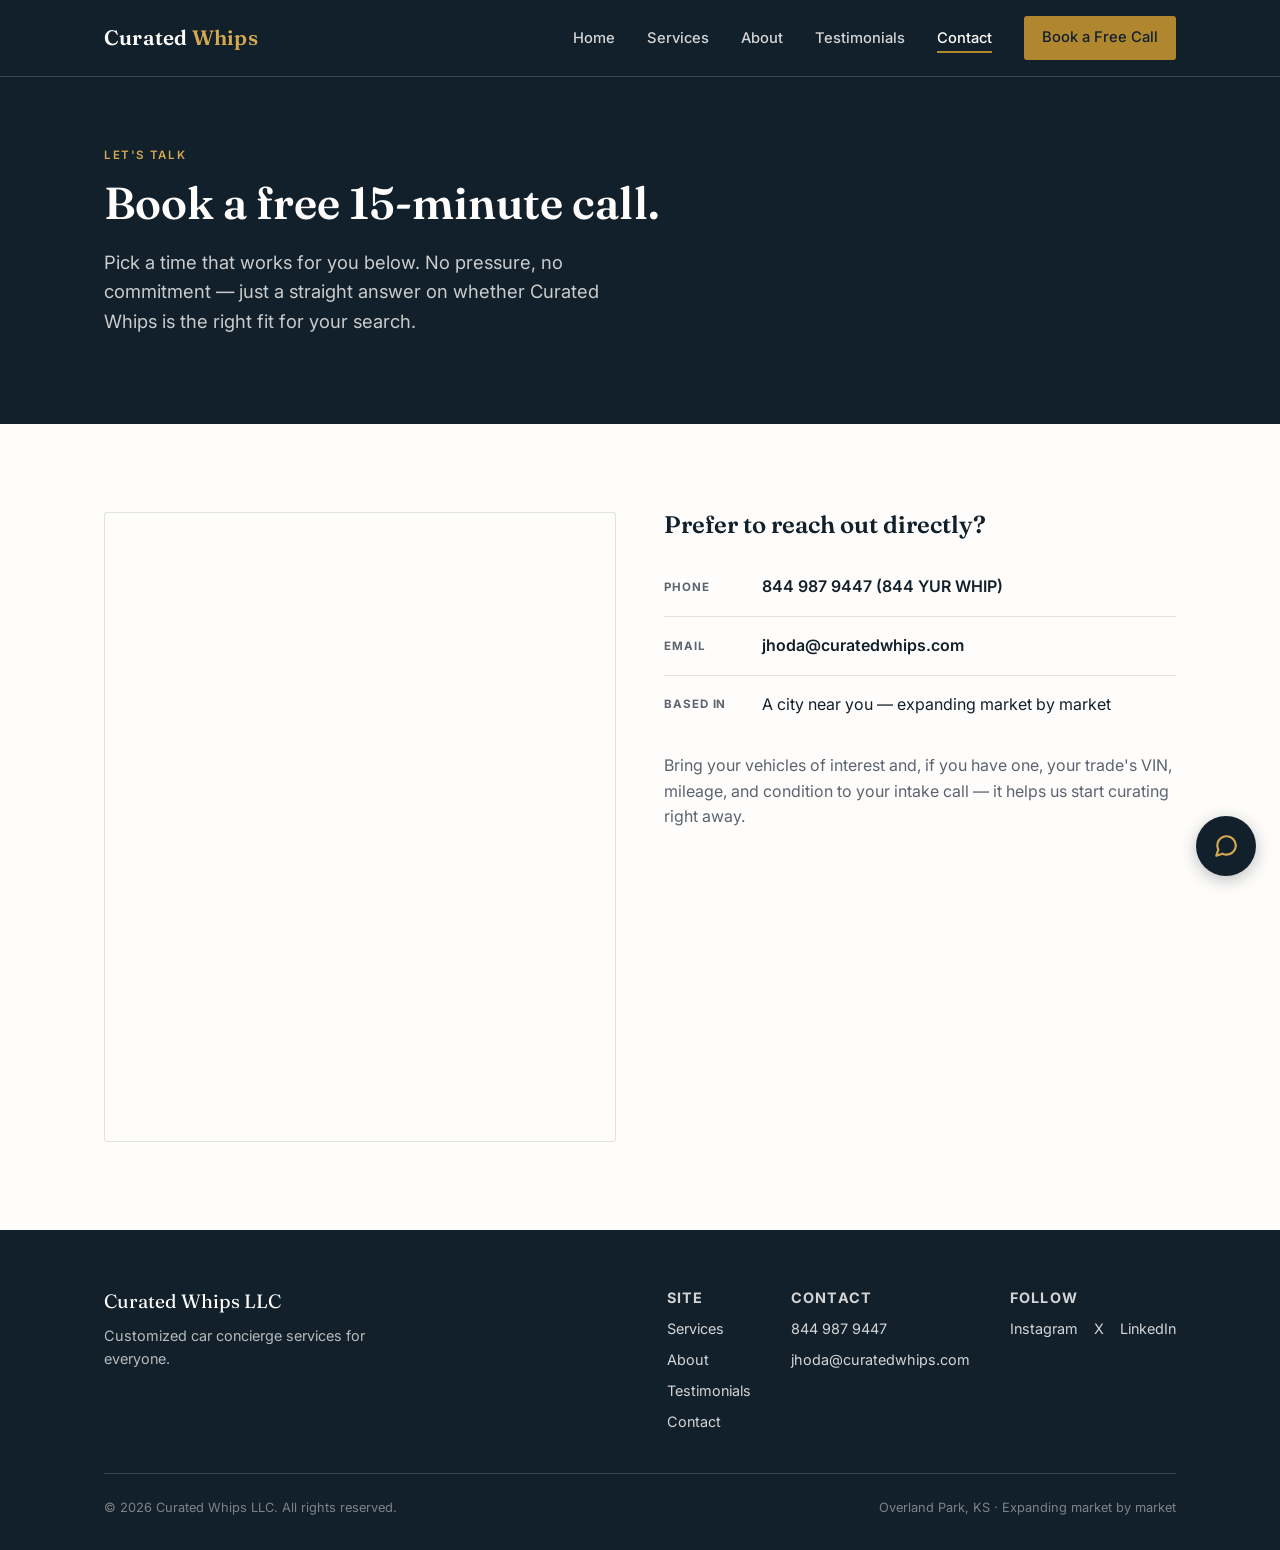
<file: contact.html>
<!DOCTYPE html>
<html lang="en">
<head>
<meta charset="UTF-8">
<meta name="viewport" content="width=device-width, initial-scale=1">
<title>Book a Call | Curated Whips</title>
<meta name="description" content="Book a free 15-minute call with Curated Whips, or reach out directly by phone or email.">
<link rel="icon" type="image/svg+xml" href="favicon.svg">
<link rel="apple-touch-icon" href="images/apple-touch-icon.png">
<link rel="canonical" href="https://curatedwhips.com/contact.html">

<meta property="og:type" content="website">
<meta property="og:site_name" content="Curated Whips">
<meta property="og:url" content="https://curatedwhips.com/contact.html">
<meta property="og:title" content="Book a Call | Curated Whips">
<meta property="og:description" content="Book a free 15-minute call with Curated Whips, or reach out directly by phone or email.">
<meta property="og:image" content="https://curatedwhips.com/images/og-share.jpg">

<meta name="twitter:card" content="summary_large_image">
<meta name="twitter:title" content="Book a Call | Curated Whips">
<meta name="twitter:description" content="Book a free 15-minute call with Curated Whips, or reach out directly by phone or email.">
<meta name="twitter:image" content="https://curatedwhips.com/images/og-share.jpg">

<script type="application/ld+json">
{
  "@context": "https://schema.org",
  "@type": "ProfessionalService",
  "name": "Curated Whips",
  "description": "Concierge car buying service — vehicle sourcing, dealer negotiation, and delivery, with no dealer kickbacks.",
  "url": "https://curatedwhips.com/",
  "telephone": "+1-844-987-9447",
  "email": "jhoda@curatedwhips.com",
  "logo": "https://curatedwhips.com/images/logo-512.png",
  "image": "https://curatedwhips.com/images/og-share.jpg",
  "address": {
    "@type": "PostalAddress",
    "addressLocality": "Overland Park",
    "addressRegion": "KS",
    "addressCountry": "US"
  },
  "areaServed": {
    "@type": "State",
    "name": "California"
  },
  "priceRange": "$888-$1888",
  "sameAs": [
    "https://www.instagram.com/curated_whips/",
    "https://x.com/CuratedWhips",
    "https://www.linkedin.com/company/curated-whips/"
  ],
  "hasOfferCatalog": {
    "@type": "OfferCatalog",
    "name": "Car Buying Services",
    "itemListElement": [
      {
        "@type": "Offer",
        "itemOffered": {
          "@type": "Service",
          "name": "Find it for Me",
          "description": "Concierge vehicle sourcing and full price negotiation, including trade-in."
        },
        "price": "888",
        "priceCurrency": "USD"
      },
      {
        "@type": "Offer",
        "itemOffered": {
          "@type": "Service",
          "name": "White Glove",
          "description": "Full sourcing and negotiation, plus finance guidance and delivery to your door."
        },
        "price": "1888",
        "priceCurrency": "USD"
      }
    ]
  }
}
</script>
<link rel="preconnect" href="https://fonts.googleapis.com">
<link rel="preconnect" href="https://fonts.gstatic.com" crossorigin>
<link rel="stylesheet" href="https://fonts.googleapis.com/css2?family=Fraunces:opsz,wght@9..144,400;9..144,500;9..144,600;9..144,700&family=Inter:wght@400;500;600;700&display=swap">
<script type="application/ld+json">
{
  "@context": "https://schema.org",
  "@type": "BreadcrumbList",
  "itemListElement": [
    {
      "@type": "ListItem",
      "position": 1,
      "name": "Home",
      "item": "https://curatedwhips.com/"
    },
    {
      "@type": "ListItem",
      "position": 2,
      "name": "Contact",
      "item": "https://curatedwhips.com/contact.html"
    }
  ]
}
</script>
<link rel="stylesheet" href="css/style.css">
</head>
<body>
<a class="skip-link" href="#main">Skip to content</a>

<header class="site-header">
  <div class="wrap nav">
    <a href="index.html" class="nav-brand">Curated<span> Whips</span></a>
    <button class="nav-toggle" aria-label="Toggle menu" aria-expanded="false"><img src="images/logo-cb-v4.png" alt="" class="nav-toggle-icon"></button>
    <nav aria-label="Primary"><ul class="nav-links">
      <li><a href="index.html">Home</a></li>
      <li><a href="services.html">Services</a></li>
      <li><a href="about.html">About</a></li>
      <li><a href="testimonials.html">Testimonials</a></li>
      <li><a href="contact.html" aria-current="page">Contact</a></li>
      <li><a class="nav-cta" href="https://calendly.com/jhodaed" target="_blank" rel="noopener">Book a Free Call</a></li>
    </ul></nav>
  </div>
</header>

<main id="main">

<section class="hero" style="padding: 64px 0 56px;">
  <div class="wrap">
    <span class="eyebrow eyebrow--light">Let's Talk</span>
    <h1 style="font-size: clamp(2rem, 4vw, 2.8rem);">Book a free 15-minute call.</h1>
    <p class="hero-sub">Pick a time that works for you below. No pressure, no commitment — just a straight answer on whether Curated Whips is the right fit for your search.</p>
  </div>
</section>

<section class="section">
  <div class="wrap contact-grid">
    <div class="calendly-shell">
      <!--
        Replace the src below with your real Calendly embed link,
        e.g. https://calendly.com/jhodaed?embed_domain=curatedwhips.com&embed_type=Inline
      -->
      <iframe
        src="https://calendly.com/jhodaed"
        width="100%"
        height="620"
        frameborder="0"
        title="Book a call with Curated Whips">
      </iframe>
    </div>
    <div>
      <h2 style="margin-bottom: 20px;">Prefer to reach out directly?</h2>
      <div class="contact-detail">
        <span class="label">Phone</span>
        <a href="tel:8449879447">844&nbsp;987&nbsp;9447 (844 YUR WHIP)</a>
      </div>
      <div class="contact-detail">
        <span class="label">Email</span>
        <a href="mailto:jhoda@curatedwhips.com">jhoda@curatedwhips.com</a>
      </div>
      <div class="contact-detail">
        <span class="label">Based In</span>
        <span>A city near you &mdash; expanding market by market</span>
      </div>
      <p class="text-slate" style="margin-top: 20px;">Bring your vehicles of interest and, if you have one, your trade's VIN, mileage, and condition to your intake call — it helps us start curating right away.</p>
    </div>
  </div>
</section>

</main>

<footer class="site-footer">
  <div class="wrap">
    <div class="footer-grid">
      <div>
        <div class="footer-brand">Curated Whips LLC</div>
        <p class="footer-tag">Customized car concierge services for everyone.</p>
      </div>
      <div class="footer-links">
        <div class="footer-col">
          <p class="footer-col-label">Site</p>
          <a href="services.html">Services</a>
          <a href="about.html">About</a>
          <a href="testimonials.html">Testimonials</a>
          <a href="contact.html">Contact</a>
        </div>
        <div class="footer-col">
          <p class="footer-col-label">Contact</p>
          <a href="tel:8449879447">844&nbsp;987&nbsp;9447</a>
          <a href="mailto:jhoda@curatedwhips.com">jhoda@curatedwhips.com</a>
        </div>
        <div class="footer-col">
          <p class="footer-col-label">Follow</p>
          <div class="footer-social">
            <a href="https://www.instagram.com/curated_whips/" target="_blank" rel="noopener">Instagram</a>
            <a href="https://x.com/CuratedWhips" target="_blank" rel="noopener">X</a>
            <a href="https://www.linkedin.com/company/curated-whips/" target="_blank" rel="noopener">LinkedIn</a>
          </div>
        </div>
      </div>
    </div>
    <div class="footer-bottom">
      <span>&copy; 2026 Curated Whips LLC. All rights reserved.</span>
      <span>Overland Park, KS &middot; Expanding market by market</span>
    </div>
  </div>
</footer>

<script src="js/main.js"></script>
<!--
  Curated Whips chat widget — restyled to match the site's ink/brass/Fraunces-Inter
  design system (see css/style.css :root for the source palette).
  Paste this whole block right before </body> on every page.
-->
<style>
  :root {
    --cw-header-bg: var(--ink, #12202B);
    --cw-accent: var(--brass, #B0872F);
    --cw-accent-text: var(--ink, #12202B); /* dark text ON the brass buttons — brass is too light for white text to pass contrast */
    --cw-panel-bg: var(--white, #FEFDFB);
    --cw-assistant-bubble: var(--paper, #F3EEE2);
    --cw-body-text: var(--ink, #12202B);
    --cw-font-body: var(--font-body, 'Inter', -apple-system, BlinkMacSystemFont, sans-serif);
    --cw-font-display: var(--font-display, 'Fraunces', Georgia, serif);
    --cw-radius: 6px;
  }
  #cw-widget-btn {
    position: fixed;
    bottom: 24px;
    right: 24px;
    bottom: calc(24px + env(safe-area-inset-bottom, 0px));
    right: calc(24px + env(safe-area-inset-right, 0px));
    width: 60px;
    height: 60px;
    border-radius: 50%;
    background: var(--cw-header-bg); /* navy — deliberately NOT the gold CTA color, so the two never visually merge */
    color: var(--brass-light, #D4A94F);
    border: none;
    cursor: pointer;
    box-shadow: 0 4px 16px rgba(18,32,43,0.28);
    z-index: 9999;
    display: flex;
    align-items: center;
    justify-content: center;
    transition: transform 0.15s ease;
    touch-action: manipulation;
    -webkit-tap-highlight-color: transparent;
  }
  #cw-widget-btn:hover { transform: scale(1.05); }
  #cw-widget-btn svg { width: 26px; height: 26px; }

  /* On mobile, the site's own sticky "Book a Free Call" bar (.mobile-cta)
     reserves 74px at the bottom of the page (see body{padding-bottom:74px}
     in style.css). Without this, Angela's button and panel sit UNDER that
     bar's z-index-60 stacking and visually collide with it. This pushes
     both up just enough to clear it, only at the same breakpoint the site
     itself uses for that bar (max-width: 640px) — desktop is unaffected. */
  @media (max-width: 640px) {
    #cw-widget-btn {
      bottom: calc(74px + 16px + env(safe-area-inset-bottom, 0px));
    }
    #cw-widget-panel {
      bottom: calc(74px + 16px + 72px + env(safe-area-inset-bottom, 0px));
    }
  }
  #cw-widget-panel {
    position: fixed;
    bottom: 96px;
    right: 24px;
    bottom: calc(96px + env(safe-area-inset-bottom, 0px));
    right: calc(24px + env(safe-area-inset-right, 0px));
    width: 340px;
    max-width: calc(100vw - 32px);
    height: 460px;
    max-height: calc(100vh - 140px);
    max-height: calc(100dvh - 140px); /* dvh accounts for mobile keyboard/browser chrome; ignored by browsers that don't support it, falling back to the vh line above */
    background: var(--cw-panel-bg);
    border-radius: var(--cw-radius);
    box-shadow: 0 8px 32px rgba(18,32,43,0.28);
    display: flex;
    flex-direction: column;
    overflow: hidden;
    z-index: 9999;
    font-family: var(--cw-font-body);
    opacity: 0;
    transform: translateY(12px) scale(0.98);
    pointer-events: none;
    transition: opacity 0.18s ease, transform 0.18s ease;
  }
  #cw-widget-panel.open {
    opacity: 1;
    transform: translateY(0) scale(1);
    pointer-events: auto;
  }
  #cw-widget-header {
    background: var(--cw-header-bg);
    color: var(--white, #FEFDFB);
    padding: 12px 16px;
    display: flex;
    justify-content: space-between;
    align-items: center;
  }
  #cw-widget-header-left {
    display: flex;
    align-items: center;
    gap: 10px;
  }
  #cw-widget-avatar {
    width: 34px;
    height: 34px;
    border-radius: 50%;
    background: var(--cw-accent);
    color: var(--cw-accent-text);
    display: flex;
    align-items: center;
    justify-content: center;
    font-family: var(--cw-font-display);
    font-weight: 600;
    font-size: 15px;
    flex-shrink: 0;
  }
  #cw-widget-header-text { display: flex; flex-direction: column; line-height: 1.25; }
  #cw-widget-header-text .cw-name {
    font-family: var(--cw-font-display);
    font-size: 15px;
    font-weight: 600;
  }
  #cw-widget-header-text .cw-status {
    font-size: 11px;
    opacity: 0.8;
    display: flex;
    align-items: center;
    gap: 5px;
  }
  #cw-widget-header-text .cw-status::before {
    content: '';
    width: 7px;
    height: 7px;
    border-radius: 50%;
    background: var(--forest, #2E4638);
    display: inline-block;
  }
  #cw-widget-header button.cw-close-btn {
    background: none;
    border: none;
    color: var(--white, #FEFDFB);
    font-size: 18px;
    cursor: pointer;
    opacity: 0.8;
    width: 32px;
    height: 32px;
    display: flex;
    align-items: center;
    justify-content: center;
    touch-action: manipulation;
    -webkit-tap-highlight-color: transparent;
  }
  #cw-widget-header button.cw-close-btn:hover { opacity: 1; }
  #cw-widget-messages {
    flex: 1;
    overflow-y: auto;
    overscroll-behavior: contain;
    -webkit-overflow-scrolling: touch;
    padding: 14px;
    font-size: 14px;
    line-height: 1.5;
  }
  .cw-msg { margin-bottom: 12px; max-width: 85%; }
  .cw-msg.user { margin-left: auto; text-align: right; }
  .cw-bubble {
    display: inline-block;
    padding: 9px 13px;
    border-radius: var(--cw-radius);
  }
  .cw-msg.user .cw-bubble { background: var(--cw-header-bg); color: var(--white, #FEFDFB); }
  .cw-msg.assistant .cw-bubble { background: var(--cw-assistant-bubble); color: var(--cw-body-text); }
  .cw-msg.assistant .cw-bubble a { color: var(--forest, #2E4638); }
  .cw-book-wrap { margin: 10px 0 2px; }
  .cw-book-btn {
    display: block;
    width: 100%;
    box-sizing: border-box;
    text-align: center;
    background: var(--cw-accent);
    color: var(--cw-accent-text) !important;
    text-decoration: none !important;
    padding: 10px 14px;
    border-radius: var(--cw-radius);
    font-size: 13px;
    font-weight: 600;
    touch-action: manipulation;
    -webkit-tap-highlight-color: transparent;
  }
  #cw-widget-input-row {
    display: flex;
    border-top: 1px solid var(--line, rgba(18,32,43,0.12));
    padding: 8px;
  }
  #cw-widget-input {
    flex: 1;
    border: none;
    outline: none;
    padding: 8px;
    font-family: var(--cw-font-body);
    font-size: 16px; /* must be 16px+ or iOS Safari auto-zooms the page on focus */
    color: var(--cw-body-text);
    background: transparent;
    touch-action: manipulation;
  }
  #cw-widget-send {
    background: var(--cw-accent);
    color: var(--cw-accent-text);
    border: none;
    border-radius: var(--cw-radius);
    padding: 8px 14px;
    cursor: pointer;
    font-family: var(--cw-font-body);
    font-size: 14px;
    font-weight: 600;
    touch-action: manipulation;
    -webkit-tap-highlight-color: transparent;
  }
  #cw-widget-send:disabled { opacity: 0.5; cursor: default; }
</style>

<button id="cw-widget-btn" type="button" aria-label="Chat with us">
  <svg viewBox="0 0 24 24" fill="none" stroke="currentColor" stroke-width="2" stroke-linecap="round" stroke-linejoin="round">
    <path d="M21 11.5a8.38 8.38 0 0 1-.9 3.8 8.5 8.5 0 0 1-7.6 4.7 8.38 8.38 0 0 1-3.8-.9L3 21l1.9-5.7a8.38 8.38 0 0 1-.9-3.8 8.5 8.5 0 0 1 4.7-7.6 8.38 8.38 0 0 1 3.8-.9h.5a8.48 8.48 0 0 1 8 8v.5z"/>
  </svg>
</button>

<div id="cw-widget-panel">
  <div id="cw-widget-header">
    <div id="cw-widget-header-left">
      <div id="cw-widget-avatar">A</div>
      <div id="cw-widget-header-text">
        <span class="cw-name">Angela</span>
        <span class="cw-status">Curated Whips</span>
      </div>
    </div>
    <button id="cw-widget-close" type="button" class="cw-close-btn" aria-label="Close chat">✕</button>
  </div>
  <div id="cw-widget-messages"></div>
  <div id="cw-widget-input-row">
    <input id="cw-widget-input" type="text" enterkeyhint="send" placeholder="Type a message..." />
    <button id="cw-widget-send" type="button">Send</button>
  </div>
</div>

<script>
(function () {
  const btn = document.getElementById('cw-widget-btn');
  const panel = document.getElementById('cw-widget-panel');
  const closeBtn = document.getElementById('cw-widget-close');
  const messagesEl = document.getElementById('cw-widget-messages');
  const input = document.getElementById('cw-widget-input');
  const sendBtn = document.getElementById('cw-widget-send');

  let history = []; // { role: 'user'|'assistant', content: string }
  let opened = false;
  let lastTranscriptSentLength = 0;

  // Capture UTM params on whichever page the visitor actually landed on, and
  // persist them for the rest of the session — a visitor can click a tagged
  // ad link to the homepage, then browse to services.html before ever opening
  // the widget, and the tag would otherwise be lost since services.html's own
  // URL has no query string. sessionStorage survives that page-to-page nav
  // but clears when the tab closes, which is the right lifetime for this —
  // a UTM describes THIS visit, not something that should follow the visitor
  // forever.
  function captureUTMs() {
    const params = new URLSearchParams(window.location.search);
    const fromURL = {
      utm_source: params.get('utm_source'),
      utm_medium: params.get('utm_medium'),
      utm_campaign: params.get('utm_campaign'),
    };
    const hasAny = fromURL.utm_source || fromURL.utm_medium || fromURL.utm_campaign;
    if (hasAny) {
      try { sessionStorage.setItem('cw_utm', JSON.stringify(fromURL)); } catch (e) { /* storage unavailable — fall through, just won't persist across pages */ }
      return fromURL;
    }
    try {
      const stored = sessionStorage.getItem('cw_utm');
      if (stored) return JSON.parse(stored);
    } catch (e) { /* storage unavailable or corrupt — proceed with no UTM data rather than break the widget */ }
    return { utm_source: null, utm_medium: null, utm_campaign: null };
  }
  const utmData = captureUTMs();

  function sendTranscript() {
    // Only send if there's at least one new message since the last send,
    // and at least one real visitor message overall.
    if (history.length <= lastTranscriptSentLength) return;
    if (!history.some((m) => m.role === 'user')) return;

    const payload = JSON.stringify({ messages: history });
    lastTranscriptSentLength = history.length;

    // sendBeacon is used (not fetch) because it reliably completes even as
    // the page is unloading/closing — a regular fetch can get cancelled mid-flight.
    if (navigator.sendBeacon) {
      const blob = new Blob([payload], { type: 'application/json' });
      navigator.sendBeacon('/api/log-transcript', blob);
    } else {
      // Fallback for older browsers without sendBeacon support.
      fetch('/api/log-transcript', {
        method: 'POST',
        headers: { 'Content-Type': 'application/json' },
        body: payload,
        keepalive: true,
      }).catch(function (err) {
        // Silent to the visitor (this fires in the background), but at
        // least surfaces in the browser console for debugging — this path
        // only runs on browsers without sendBeacon support, which is rare.
        console.error('Transcript fallback send failed:', err);
      });
    }
  }

  // Ultimate fallback: fires even if the visitor never clicks the close
  // button — just navigates away or closes the tab.
  window.addEventListener('pagehide', sendTranscript);

  const GREETING = "Hello, I'm Angela with Curated Whips. Are you looking to buy soon, or just exploring your options for now? Either way, I'm happy to help.";

  function linkify(text) {
    // turn URLs into clickable links (Calendly link becomes a styled button), escape HTML first —
    // quotes MUST be escaped too, not just angle brackets, or a crafted string like
    // http://x.com"onmouseover="alert(1) can break out of the href attribute below.
    const escaped = text
      .replace(/&/g, '&amp;')
      .replace(/</g, '&lt;')
      .replace(/>/g, '&gt;')
      .replace(/"/g, '&quot;')
      .replace(/'/g, '&#39;');
    return escaped.replace(/\(?(https?:\/\/[^\s]+)/g, function (match) {
      // Angela sometimes writes the raw URL wrapped in parentheses mid-sentence
      // (e.g. "...that call (https://...), and you can..."). A parenthesis or
      // trailing punctuation sitting right next to a big block-level button
      // looks broken, so for the booking button specifically we strip both
      // ends entirely rather than trying to preserve them.
      const hadLeadingParen = match.charAt(0) === '(';
      const body = hadLeadingParen ? match.slice(1) : match;
      const trailing = body.match(/[.,!?)]+$/);
      const clean = trailing ? body.slice(0, -trailing[0].length) : body;
      const suffix = trailing ? trailing[0] : '';
      if (clean.indexOf('calendly.com') !== -1) {
        return '<div class="cw-book-wrap"><a class="cw-book-btn" href="' + clean + '" target="_blank" rel="noopener">Book Your Free Call</a></div>';
      }
      const prefix = hadLeadingParen ? '(' : '';
      return prefix + '<a href="' + clean + '" target="_blank" rel="noopener">' + clean + '</a>' + suffix;
    });
  }

  function addMessage(role, content) {
    const div = document.createElement('div');
    div.className = 'cw-msg ' + role;
    const bubble = document.createElement('div');
    bubble.className = 'cw-bubble';
    bubble.innerHTML = linkify(content);
    div.appendChild(bubble);
    messagesEl.appendChild(div);
    messagesEl.scrollTop = messagesEl.scrollHeight;
  }

  // On mobile, opening the keyboard shrinks the actually-visible viewport
  // without CSS vh units reliably reflecting that. Without this, the input
  // and Send button can end up hidden behind the keyboard. visualViewport
  // tracks the real visible area and lets us reposition/resize to match.
  if (window.visualViewport) {
    function adjustForKeyboard() {
      const vv = window.visualViewport;
      const keyboardOffset = window.innerHeight - vv.height - vv.offsetTop;
      if (keyboardOffset > 10) {
        // Keyboard is open — reposition above it. Safe-area inset is moot
        // here since the keyboard itself occupies that space.
        panel.style.bottom = (96 + keyboardOffset) + 'px';
        panel.style.maxHeight = (vv.height - 40) + 'px';
      } else {
        // Keyboard closed — hand control back to CSS so safe-area-inset
        // positioning applies again, instead of leaving it permanently
        // overridden by this function's last calculation.
        panel.style.bottom = '';
        panel.style.maxHeight = '';
      }
    }
    window.visualViewport.addEventListener('resize', adjustForKeyboard);
    window.visualViewport.addEventListener('scroll', adjustForKeyboard);
  }

  function togglePanel() {
    panel.classList.toggle('open');
    if (panel.classList.contains('open')) {
      if (!opened) {
        opened = true;
        addMessage('assistant', GREETING);
        // NOTE: greeting is shown but NOT pushed to `history` — Anthropic's API
        // requires the conversation to start with a user message, so history
        // stays empty until the visitor actually sends something.
      }
    } else {
      // Panel just closed, however it was closed — send the transcript here
      // so both the bubble icon and the explicit close button behave the same way.
      sendTranscript();
    }
  }

  btn.addEventListener('click', togglePanel);
  closeBtn.addEventListener('click', togglePanel);

  async function sendMessage() {
    let text = input.value.trim();
    if (!text) return;
    if (text.length > 1000) text = text.slice(0, 1000);
    input.value = '';
    sendBtn.disabled = true;

    addMessage('user', text);
    history.push({ role: 'user', content: text });

    const typingEl = document.createElement('div');
    typingEl.className = 'cw-msg assistant';
    typingEl.innerHTML = '<div class="cw-bubble">...</div>';
    messagesEl.appendChild(typingEl);
    messagesEl.scrollTop = messagesEl.scrollHeight;

    try {
      const res = await fetch('/api/chat', {
        method: 'POST',
        headers: { 'Content-Type': 'application/json' },
        body: JSON.stringify({ messages: history, utm: utmData }),
      });
      const data = await res.json();
      const reply = data.reply || "Sorry, something went wrong on our end — try again in a moment, or call us at 844-987-9447.";
      typingEl.remove();
      addMessage('assistant', reply);
      history.push({ role: 'assistant', content: reply });
    } catch (err) {
      typingEl.remove();
      // A thrown fetch (as opposed to a normal error response from the server)
      // almost always means the request never made it out — a dropped signal,
      // airplane mode, a dead spot — not a problem on our end. Distinguishing
      // this from a real server error avoids telling someone to call the
      // business over what was actually just their own connection blinking.
      if (!navigator.onLine) {
        addMessage('assistant', "Looks like you lost signal there for a second — mind sending that again once you're back online? We can't wait to help!");
      } else {
        addMessage('assistant', "That message didn't seem to go through — could be a weak connection. Try sending it again in a moment. We can't wait to help!");
      }
      // Message stays in the input-less state (already cleared) rather than
      // being re-queued automatically — the visitor retyping/resending is
      // simpler and more reliable than silent auto-retry logic here.
    } finally {
      sendBtn.disabled = false;
    }
  }

  sendBtn.addEventListener('click', sendMessage);
  input.addEventListener('keydown', function (e) {
    if (e.key === 'Enter') sendMessage();
  });
})();
</script>

</body>
</html>
</file>
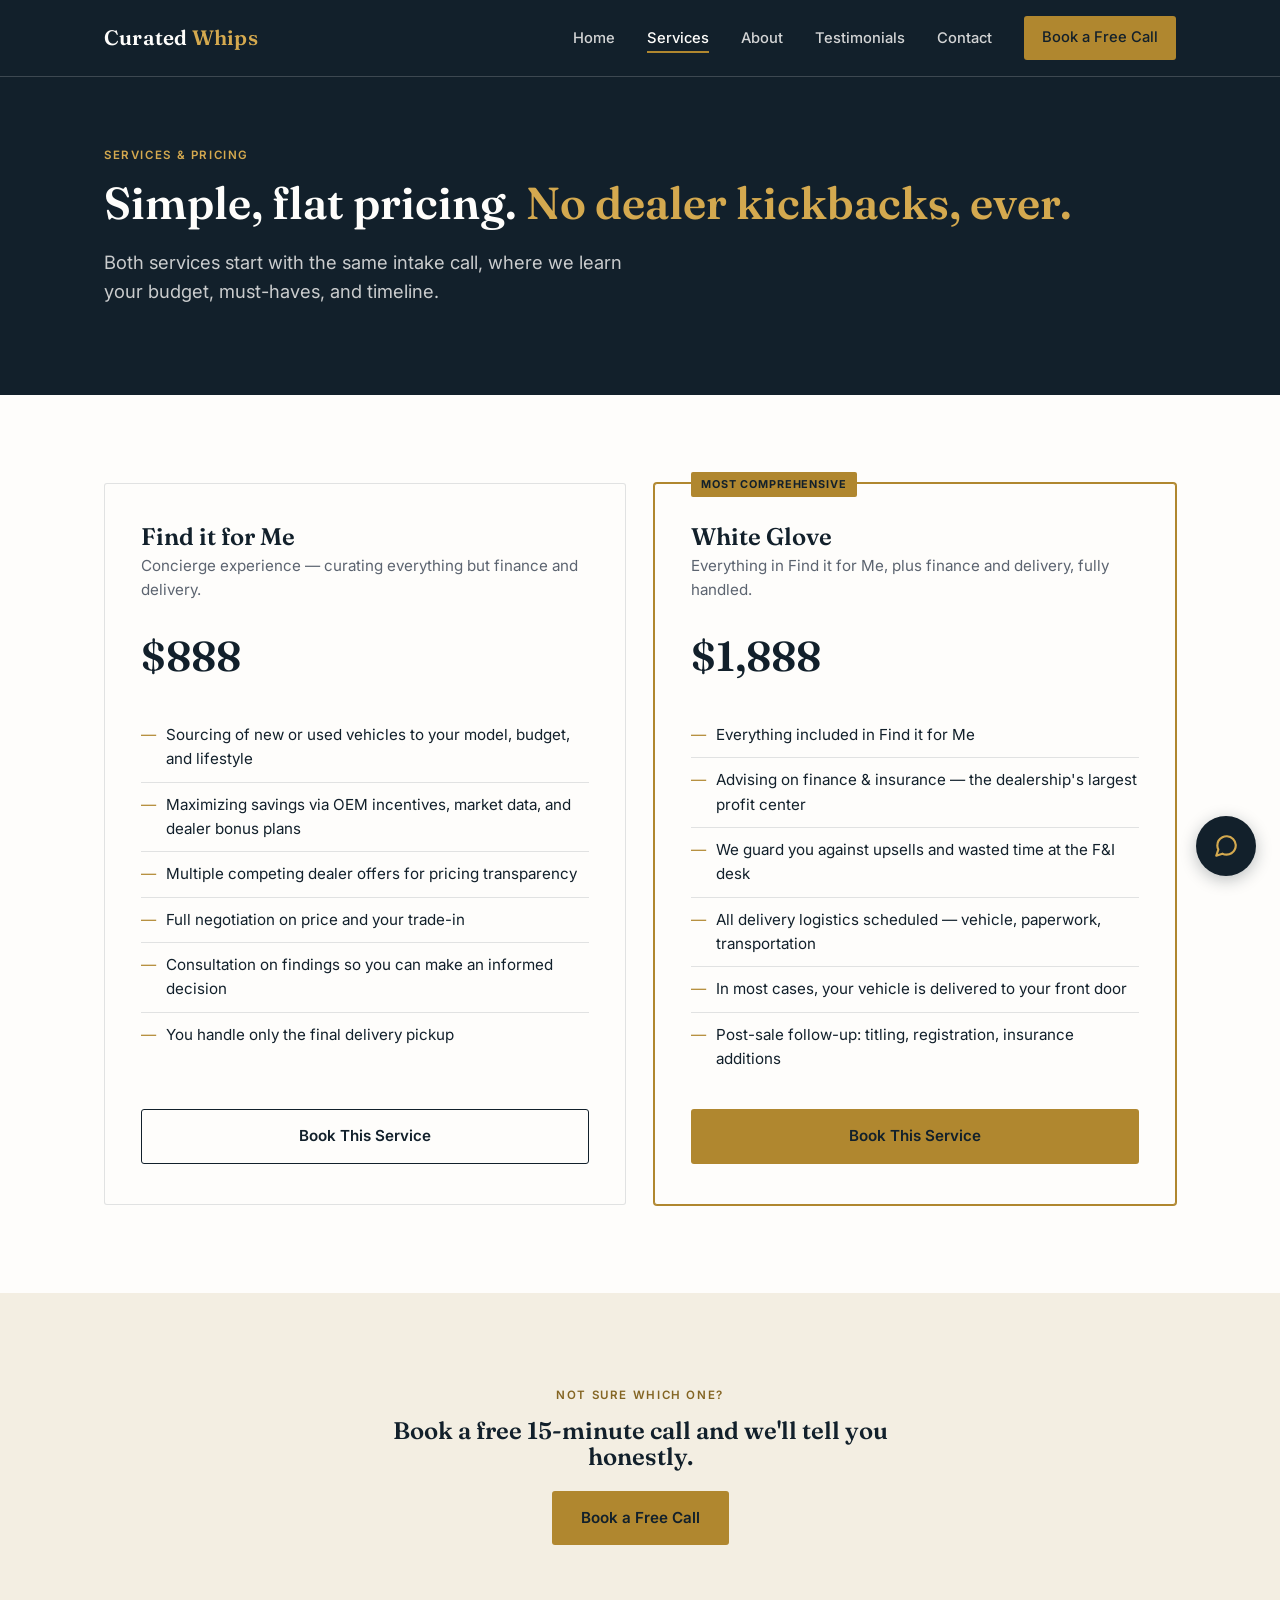
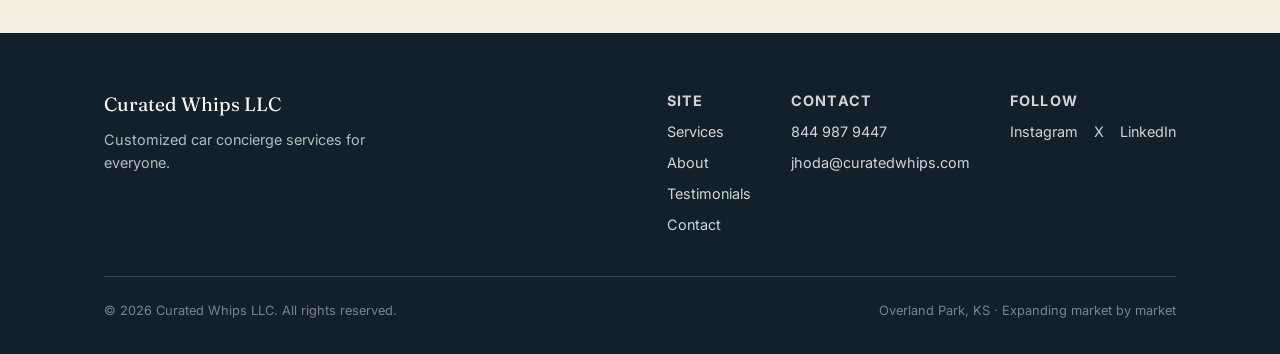
<file: services.html>
<!DOCTYPE html>
<html lang="en">
<head>
<meta charset="UTF-8">
<meta name="viewport" content="width=device-width, initial-scale=1">
<title>Services & Pricing | Curated Whips</title>
<meta name="description" content="Find it for Me ($888) and White Glove ($1,888) — concierge car buying services from Curated Whips. Compare what's included.">
<link rel="icon" type="image/svg+xml" href="favicon.svg">
<link rel="apple-touch-icon" href="images/apple-touch-icon.png">
<link rel="canonical" href="https://curatedwhips.com/services.html">

<meta property="og:type" content="website">
<meta property="og:site_name" content="Curated Whips">
<meta property="og:url" content="https://curatedwhips.com/services.html">
<meta property="og:title" content="Services & Pricing | Curated Whips">
<meta property="og:description" content="Find it for Me ($888) and White Glove ($1,888) — concierge car buying services from Curated Whips. Compare what's included.">
<meta property="og:image" content="https://curatedwhips.com/images/og-share.jpg">

<meta name="twitter:card" content="summary_large_image">
<meta name="twitter:title" content="Services & Pricing | Curated Whips">
<meta name="twitter:description" content="Find it for Me ($888) and White Glove ($1,888) — concierge car buying services from Curated Whips. Compare what's included.">
<meta name="twitter:image" content="https://curatedwhips.com/images/og-share.jpg">

<script type="application/ld+json">
{
  "@context": "https://schema.org",
  "@type": "ProfessionalService",
  "name": "Curated Whips",
  "description": "Concierge car buying service — vehicle sourcing, dealer negotiation, and delivery, with no dealer kickbacks.",
  "url": "https://curatedwhips.com/",
  "telephone": "+1-844-987-9447",
  "email": "jhoda@curatedwhips.com",
  "logo": "https://curatedwhips.com/images/logo-512.png",
  "image": "https://curatedwhips.com/images/og-share.jpg",
  "address": {
    "@type": "PostalAddress",
    "addressLocality": "Overland Park",
    "addressRegion": "KS",
    "addressCountry": "US"
  },
  "areaServed": {
    "@type": "State",
    "name": "California"
  },
  "priceRange": "$888-$1888",
  "sameAs": [
    "https://www.instagram.com/curated_whips/",
    "https://x.com/CuratedWhips",
    "https://www.linkedin.com/company/curated-whips/"
  ],
  "hasOfferCatalog": {
    "@type": "OfferCatalog",
    "name": "Car Buying Services",
    "itemListElement": [
      {
        "@type": "Offer",
        "itemOffered": {
          "@type": "Service",
          "name": "Find it for Me",
          "description": "Concierge vehicle sourcing and full price negotiation, including trade-in."
        },
        "price": "888",
        "priceCurrency": "USD"
      },
      {
        "@type": "Offer",
        "itemOffered": {
          "@type": "Service",
          "name": "White Glove",
          "description": "Full sourcing and negotiation, plus finance guidance and delivery to your door."
        },
        "price": "1888",
        "priceCurrency": "USD"
      }
    ]
  }
}
</script>
<link rel="preconnect" href="https://fonts.googleapis.com">
<link rel="preconnect" href="https://fonts.gstatic.com" crossorigin>
<link rel="stylesheet" href="https://fonts.googleapis.com/css2?family=Fraunces:opsz,wght@9..144,400;9..144,500;9..144,600;9..144,700&family=Inter:wght@400;500;600;700&display=swap">
<script type="application/ld+json">
{
  "@context": "https://schema.org",
  "@type": "BreadcrumbList",
  "itemListElement": [
    {
      "@type": "ListItem",
      "position": 1,
      "name": "Home",
      "item": "https://curatedwhips.com/"
    },
    {
      "@type": "ListItem",
      "position": 2,
      "name": "Services",
      "item": "https://curatedwhips.com/services.html"
    }
  ]
}
</script>
<link rel="stylesheet" href="css/style.css">
</head>
<body>
<a class="skip-link" href="#main">Skip to content</a>

<header class="site-header">
  <div class="wrap nav">
    <a href="index.html" class="nav-brand">Curated<span> Whips</span></a>
    <button class="nav-toggle" aria-label="Toggle menu" aria-expanded="false"><img src="images/logo-cb-v4.png" alt="" class="nav-toggle-icon"></button>
    <nav aria-label="Primary"><ul class="nav-links">
      <li><a href="index.html">Home</a></li>
      <li><a href="services.html" aria-current="page">Services</a></li>
      <li><a href="about.html">About</a></li>
      <li><a href="testimonials.html">Testimonials</a></li>
      <li><a href="contact.html">Contact</a></li>
      <li><a class="nav-cta" href="https://calendly.com/jhodaed" target="_blank" rel="noopener">Book a Free Call</a></li>
    </ul></nav>
  </div>
</header>

<main id="main">

<section class="hero" style="padding: 64px 0 56px;">
  <div class="wrap">
    <span class="eyebrow eyebrow--light">Services &amp; Pricing</span>
    <h1 style="font-size: clamp(2rem, 4vw, 2.8rem);">Simple, flat pricing. <em>No dealer kickbacks, ever.</em></h1>
    <p class="hero-sub">Both services start with the same intake call, where we learn your budget, must-haves, and timeline.</p>
  </div>
</section>

<section class="section">
  <div class="wrap service-grid">
    <div class="service-card">
      <h2>Find it for Me</h2>
      <p class="service-tagline">Concierge experience — curating everything but finance and delivery.</p>
      <div class="service-price">$888</div>
      <ul class="service-list">
        <li>Sourcing of new or used vehicles to your model, budget, and lifestyle</li>
        <li>Maximizing savings via OEM incentives, market data, and dealer bonus plans</li>
        <li>Multiple competing dealer offers for pricing transparency</li>
        <li>Full negotiation on price and your trade-in</li>
        <li>Consultation on findings so you can make an informed decision</li>
        <li>You handle only the final delivery pickup</li>
      </ul>
      <a class="btn btn-outline btn-block" href="https://calendly.com/jhodaed" target="_blank" rel="noopener">Book This Service</a>
    </div>
    <div class="service-card service-card--featured">
      <h2>White Glove</h2>
      <p class="service-tagline">Everything in Find it for Me, plus finance and delivery, fully handled.</p>
      <div class="service-price">$1,888</div>
      <ul class="service-list">
        <li>Everything included in Find it for Me</li>
        <li>Advising on finance &amp; insurance — the dealership's largest profit center</li>
        <li>We guard you against upsells and wasted time at the F&amp;I desk</li>
        <li>All delivery logistics scheduled — vehicle, paperwork, transportation</li>
        <li>In most cases, your vehicle is delivered to your front door</li>
        <li>Post-sale follow-up: titling, registration, insurance additions</li>
      </ul>
      <a class="btn btn-primary btn-block" href="https://calendly.com/jhodaed" target="_blank" rel="noopener">Book This Service</a>
    </div>
  </div>
</section>

<section class="section section--paper">
  <div class="wrap center">
    <span class="eyebrow">Not Sure Which One?</span>
    <h2 style="max-width: 34ch; margin: 0 auto 20px;">Book a free 15-minute call and we'll tell you honestly.</h2>
    <a class="btn btn-primary" href="https://calendly.com/jhodaed" target="_blank" rel="noopener">Book a Free Call</a>
  </div>
</section>

</main>

<footer class="site-footer">
  <div class="wrap">
    <div class="footer-grid">
      <div>
        <div class="footer-brand">Curated Whips LLC</div>
        <p class="footer-tag">Customized car concierge services for everyone.</p>
      </div>
      <div class="footer-links">
        <div class="footer-col">
          <p class="footer-col-label">Site</p>
          <a href="services.html">Services</a>
          <a href="about.html">About</a>
          <a href="testimonials.html">Testimonials</a>
          <a href="contact.html">Contact</a>
        </div>
        <div class="footer-col">
          <p class="footer-col-label">Contact</p>
          <a href="tel:8449879447">844&nbsp;987&nbsp;9447</a>
          <a href="mailto:jhoda@curatedwhips.com">jhoda@curatedwhips.com</a>
        </div>
        <div class="footer-col">
          <p class="footer-col-label">Follow</p>
          <div class="footer-social">
            <a href="https://www.instagram.com/curated_whips/" target="_blank" rel="noopener">Instagram</a>
            <a href="https://x.com/CuratedWhips" target="_blank" rel="noopener">X</a>
            <a href="https://www.linkedin.com/company/curated-whips/" target="_blank" rel="noopener">LinkedIn</a>
          </div>
        </div>
      </div>
    </div>
    <div class="footer-bottom">
      <span>&copy; 2026 Curated Whips LLC. All rights reserved.</span>
      <span>Overland Park, KS &middot; Expanding market by market</span>
    </div>
  </div>
</footer>

<div class="mobile-cta">
  <a class="btn btn-primary" href="https://calendly.com/jhodaed" target="_blank" rel="noopener">Book a Free Call</a>
</div>

<script src="js/main.js"></script>
<!--
  Curated Whips chat widget — restyled to match the site's ink/brass/Fraunces-Inter
  design system (see css/style.css :root for the source palette).
  Paste this whole block right before </body> on every page.
-->
<style>
  :root {
    --cw-header-bg: var(--ink, #12202B);
    --cw-accent: var(--brass, #B0872F);
    --cw-accent-text: var(--ink, #12202B); /* dark text ON the brass buttons — brass is too light for white text to pass contrast */
    --cw-panel-bg: var(--white, #FEFDFB);
    --cw-assistant-bubble: var(--paper, #F3EEE2);
    --cw-body-text: var(--ink, #12202B);
    --cw-font-body: var(--font-body, 'Inter', -apple-system, BlinkMacSystemFont, sans-serif);
    --cw-font-display: var(--font-display, 'Fraunces', Georgia, serif);
    --cw-radius: 6px;
  }
  #cw-widget-btn {
    position: fixed;
    bottom: 24px;
    right: 24px;
    bottom: calc(24px + env(safe-area-inset-bottom, 0px));
    right: calc(24px + env(safe-area-inset-right, 0px));
    width: 60px;
    height: 60px;
    border-radius: 50%;
    background: var(--cw-header-bg); /* navy — deliberately NOT the gold CTA color, so the two never visually merge */
    color: var(--brass-light, #D4A94F);
    border: none;
    cursor: pointer;
    box-shadow: 0 4px 16px rgba(18,32,43,0.28);
    z-index: 9999;
    display: flex;
    align-items: center;
    justify-content: center;
    transition: transform 0.15s ease;
    touch-action: manipulation;
    -webkit-tap-highlight-color: transparent;
  }
  #cw-widget-btn:hover { transform: scale(1.05); }
  #cw-widget-btn svg { width: 26px; height: 26px; }

  /* On mobile, the site's own sticky "Book a Free Call" bar (.mobile-cta)
     reserves 74px at the bottom of the page (see body{padding-bottom:74px}
     in style.css). Without this, Angela's button and panel sit UNDER that
     bar's z-index-60 stacking and visually collide with it. This pushes
     both up just enough to clear it, only at the same breakpoint the site
     itself uses for that bar (max-width: 640px) — desktop is unaffected. */
  @media (max-width: 640px) {
    #cw-widget-btn {
      bottom: calc(74px + 16px + env(safe-area-inset-bottom, 0px));
    }
    #cw-widget-panel {
      bottom: calc(74px + 16px + 72px + env(safe-area-inset-bottom, 0px));
    }
  }
  #cw-widget-panel {
    position: fixed;
    bottom: 96px;
    right: 24px;
    bottom: calc(96px + env(safe-area-inset-bottom, 0px));
    right: calc(24px + env(safe-area-inset-right, 0px));
    width: 340px;
    max-width: calc(100vw - 32px);
    height: 460px;
    max-height: calc(100vh - 140px);
    max-height: calc(100dvh - 140px); /* dvh accounts for mobile keyboard/browser chrome; ignored by browsers that don't support it, falling back to the vh line above */
    background: var(--cw-panel-bg);
    border-radius: var(--cw-radius);
    box-shadow: 0 8px 32px rgba(18,32,43,0.28);
    display: flex;
    flex-direction: column;
    overflow: hidden;
    z-index: 9999;
    font-family: var(--cw-font-body);
    opacity: 0;
    transform: translateY(12px) scale(0.98);
    pointer-events: none;
    transition: opacity 0.18s ease, transform 0.18s ease;
  }
  #cw-widget-panel.open {
    opacity: 1;
    transform: translateY(0) scale(1);
    pointer-events: auto;
  }
  #cw-widget-header {
    background: var(--cw-header-bg);
    color: var(--white, #FEFDFB);
    padding: 12px 16px;
    display: flex;
    justify-content: space-between;
    align-items: center;
  }
  #cw-widget-header-left {
    display: flex;
    align-items: center;
    gap: 10px;
  }
  #cw-widget-avatar {
    width: 34px;
    height: 34px;
    border-radius: 50%;
    background: var(--cw-accent);
    color: var(--cw-accent-text);
    display: flex;
    align-items: center;
    justify-content: center;
    font-family: var(--cw-font-display);
    font-weight: 600;
    font-size: 15px;
    flex-shrink: 0;
  }
  #cw-widget-header-text { display: flex; flex-direction: column; line-height: 1.25; }
  #cw-widget-header-text .cw-name {
    font-family: var(--cw-font-display);
    font-size: 15px;
    font-weight: 600;
  }
  #cw-widget-header-text .cw-status {
    font-size: 11px;
    opacity: 0.8;
    display: flex;
    align-items: center;
    gap: 5px;
  }
  #cw-widget-header-text .cw-status::before {
    content: '';
    width: 7px;
    height: 7px;
    border-radius: 50%;
    background: var(--forest, #2E4638);
    display: inline-block;
  }
  #cw-widget-header button.cw-close-btn {
    background: none;
    border: none;
    color: var(--white, #FEFDFB);
    font-size: 18px;
    cursor: pointer;
    opacity: 0.8;
    width: 32px;
    height: 32px;
    display: flex;
    align-items: center;
    justify-content: center;
    touch-action: manipulation;
    -webkit-tap-highlight-color: transparent;
  }
  #cw-widget-header button.cw-close-btn:hover { opacity: 1; }
  #cw-widget-messages {
    flex: 1;
    overflow-y: auto;
    overscroll-behavior: contain;
    -webkit-overflow-scrolling: touch;
    padding: 14px;
    font-size: 14px;
    line-height: 1.5;
  }
  .cw-msg { margin-bottom: 12px; max-width: 85%; }
  .cw-msg.user { margin-left: auto; text-align: right; }
  .cw-bubble {
    display: inline-block;
    padding: 9px 13px;
    border-radius: var(--cw-radius);
  }
  .cw-msg.user .cw-bubble { background: var(--cw-header-bg); color: var(--white, #FEFDFB); }
  .cw-msg.assistant .cw-bubble { background: var(--cw-assistant-bubble); color: var(--cw-body-text); }
  .cw-msg.assistant .cw-bubble a { color: var(--forest, #2E4638); }
  .cw-book-wrap { margin: 10px 0 2px; }
  .cw-book-btn {
    display: block;
    width: 100%;
    box-sizing: border-box;
    text-align: center;
    background: var(--cw-accent);
    color: var(--cw-accent-text) !important;
    text-decoration: none !important;
    padding: 10px 14px;
    border-radius: var(--cw-radius);
    font-size: 13px;
    font-weight: 600;
    touch-action: manipulation;
    -webkit-tap-highlight-color: transparent;
  }
  #cw-widget-input-row {
    display: flex;
    border-top: 1px solid var(--line, rgba(18,32,43,0.12));
    padding: 8px;
  }
  #cw-widget-input {
    flex: 1;
    border: none;
    outline: none;
    padding: 8px;
    font-family: var(--cw-font-body);
    font-size: 16px; /* must be 16px+ or iOS Safari auto-zooms the page on focus */
    color: var(--cw-body-text);
    background: transparent;
    touch-action: manipulation;
  }
  #cw-widget-send {
    background: var(--cw-accent);
    color: var(--cw-accent-text);
    border: none;
    border-radius: var(--cw-radius);
    padding: 8px 14px;
    cursor: pointer;
    font-family: var(--cw-font-body);
    font-size: 14px;
    font-weight: 600;
    touch-action: manipulation;
    -webkit-tap-highlight-color: transparent;
  }
  #cw-widget-send:disabled { opacity: 0.5; cursor: default; }
</style>

<button id="cw-widget-btn" type="button" aria-label="Chat with us">
  <svg viewBox="0 0 24 24" fill="none" stroke="currentColor" stroke-width="2" stroke-linecap="round" stroke-linejoin="round">
    <path d="M21 11.5a8.38 8.38 0 0 1-.9 3.8 8.5 8.5 0 0 1-7.6 4.7 8.38 8.38 0 0 1-3.8-.9L3 21l1.9-5.7a8.38 8.38 0 0 1-.9-3.8 8.5 8.5 0 0 1 4.7-7.6 8.38 8.38 0 0 1 3.8-.9h.5a8.48 8.48 0 0 1 8 8v.5z"/>
  </svg>
</button>

<div id="cw-widget-panel">
  <div id="cw-widget-header">
    <div id="cw-widget-header-left">
      <div id="cw-widget-avatar">A</div>
      <div id="cw-widget-header-text">
        <span class="cw-name">Angela</span>
        <span class="cw-status">Curated Whips</span>
      </div>
    </div>
    <button id="cw-widget-close" type="button" class="cw-close-btn" aria-label="Close chat">✕</button>
  </div>
  <div id="cw-widget-messages"></div>
  <div id="cw-widget-input-row">
    <input id="cw-widget-input" type="text" enterkeyhint="send" placeholder="Type a message..." />
    <button id="cw-widget-send" type="button">Send</button>
  </div>
</div>

<script>
(function () {
  const btn = document.getElementById('cw-widget-btn');
  const panel = document.getElementById('cw-widget-panel');
  const closeBtn = document.getElementById('cw-widget-close');
  const messagesEl = document.getElementById('cw-widget-messages');
  const input = document.getElementById('cw-widget-input');
  const sendBtn = document.getElementById('cw-widget-send');

  let history = []; // { role: 'user'|'assistant', content: string }
  let opened = false;
  let lastTranscriptSentLength = 0;

  // Capture UTM params on whichever page the visitor actually landed on, and
  // persist them for the rest of the session — a visitor can click a tagged
  // ad link to the homepage, then browse to services.html before ever opening
  // the widget, and the tag would otherwise be lost since services.html's own
  // URL has no query string. sessionStorage survives that page-to-page nav
  // but clears when the tab closes, which is the right lifetime for this —
  // a UTM describes THIS visit, not something that should follow the visitor
  // forever.
  function captureUTMs() {
    const params = new URLSearchParams(window.location.search);
    const fromURL = {
      utm_source: params.get('utm_source'),
      utm_medium: params.get('utm_medium'),
      utm_campaign: params.get('utm_campaign'),
    };
    const hasAny = fromURL.utm_source || fromURL.utm_medium || fromURL.utm_campaign;
    if (hasAny) {
      try { sessionStorage.setItem('cw_utm', JSON.stringify(fromURL)); } catch (e) { /* storage unavailable — fall through, just won't persist across pages */ }
      return fromURL;
    }
    try {
      const stored = sessionStorage.getItem('cw_utm');
      if (stored) return JSON.parse(stored);
    } catch (e) { /* storage unavailable or corrupt — proceed with no UTM data rather than break the widget */ }
    return { utm_source: null, utm_medium: null, utm_campaign: null };
  }
  const utmData = captureUTMs();

  function sendTranscript() {
    // Only send if there's at least one new message since the last send,
    // and at least one real visitor message overall.
    if (history.length <= lastTranscriptSentLength) return;
    if (!history.some((m) => m.role === 'user')) return;

    const payload = JSON.stringify({ messages: history });
    lastTranscriptSentLength = history.length;

    // sendBeacon is used (not fetch) because it reliably completes even as
    // the page is unloading/closing — a regular fetch can get cancelled mid-flight.
    if (navigator.sendBeacon) {
      const blob = new Blob([payload], { type: 'application/json' });
      navigator.sendBeacon('/api/log-transcript', blob);
    } else {
      // Fallback for older browsers without sendBeacon support.
      fetch('/api/log-transcript', {
        method: 'POST',
        headers: { 'Content-Type': 'application/json' },
        body: payload,
        keepalive: true,
      }).catch(function (err) {
        // Silent to the visitor (this fires in the background), but at
        // least surfaces in the browser console for debugging — this path
        // only runs on browsers without sendBeacon support, which is rare.
        console.error('Transcript fallback send failed:', err);
      });
    }
  }

  // Ultimate fallback: fires even if the visitor never clicks the close
  // button — just navigates away or closes the tab.
  window.addEventListener('pagehide', sendTranscript);

  const GREETING = "Hello, I'm Angela with Curated Whips. Are you looking to buy soon, or just exploring your options for now? Either way, I'm happy to help.";

  function linkify(text) {
    // turn URLs into clickable links (Calendly link becomes a styled button), escape HTML first —
    // quotes MUST be escaped too, not just angle brackets, or a crafted string like
    // http://x.com"onmouseover="alert(1) can break out of the href attribute below.
    const escaped = text
      .replace(/&/g, '&amp;')
      .replace(/</g, '&lt;')
      .replace(/>/g, '&gt;')
      .replace(/"/g, '&quot;')
      .replace(/'/g, '&#39;');
    return escaped.replace(/\(?(https?:\/\/[^\s]+)/g, function (match) {
      // Angela sometimes writes the raw URL wrapped in parentheses mid-sentence
      // (e.g. "...that call (https://...), and you can..."). A parenthesis or
      // trailing punctuation sitting right next to a big block-level button
      // looks broken, so for the booking button specifically we strip both
      // ends entirely rather than trying to preserve them.
      const hadLeadingParen = match.charAt(0) === '(';
      const body = hadLeadingParen ? match.slice(1) : match;
      const trailing = body.match(/[.,!?)]+$/);
      const clean = trailing ? body.slice(0, -trailing[0].length) : body;
      const suffix = trailing ? trailing[0] : '';
      if (clean.indexOf('calendly.com') !== -1) {
        return '<div class="cw-book-wrap"><a class="cw-book-btn" href="' + clean + '" target="_blank" rel="noopener">Book Your Free Call</a></div>';
      }
      const prefix = hadLeadingParen ? '(' : '';
      return prefix + '<a href="' + clean + '" target="_blank" rel="noopener">' + clean + '</a>' + suffix;
    });
  }

  function addMessage(role, content) {
    const div = document.createElement('div');
    div.className = 'cw-msg ' + role;
    const bubble = document.createElement('div');
    bubble.className = 'cw-bubble';
    bubble.innerHTML = linkify(content);
    div.appendChild(bubble);
    messagesEl.appendChild(div);
    messagesEl.scrollTop = messagesEl.scrollHeight;
  }

  // On mobile, opening the keyboard shrinks the actually-visible viewport
  // without CSS vh units reliably reflecting that. Without this, the input
  // and Send button can end up hidden behind the keyboard. visualViewport
  // tracks the real visible area and lets us reposition/resize to match.
  if (window.visualViewport) {
    function adjustForKeyboard() {
      const vv = window.visualViewport;
      const keyboardOffset = window.innerHeight - vv.height - vv.offsetTop;
      if (keyboardOffset > 10) {
        // Keyboard is open — reposition above it. Safe-area inset is moot
        // here since the keyboard itself occupies that space.
        panel.style.bottom = (96 + keyboardOffset) + 'px';
        panel.style.maxHeight = (vv.height - 40) + 'px';
      } else {
        // Keyboard closed — hand control back to CSS so safe-area-inset
        // positioning applies again, instead of leaving it permanently
        // overridden by this function's last calculation.
        panel.style.bottom = '';
        panel.style.maxHeight = '';
      }
    }
    window.visualViewport.addEventListener('resize', adjustForKeyboard);
    window.visualViewport.addEventListener('scroll', adjustForKeyboard);
  }

  function togglePanel() {
    panel.classList.toggle('open');
    if (panel.classList.contains('open')) {
      if (!opened) {
        opened = true;
        addMessage('assistant', GREETING);
        // NOTE: greeting is shown but NOT pushed to `history` — Anthropic's API
        // requires the conversation to start with a user message, so history
        // stays empty until the visitor actually sends something.
      }
    } else {
      // Panel just closed, however it was closed — send the transcript here
      // so both the bubble icon and the explicit close button behave the same way.
      sendTranscript();
    }
  }

  btn.addEventListener('click', togglePanel);
  closeBtn.addEventListener('click', togglePanel);

  async function sendMessage() {
    let text = input.value.trim();
    if (!text) return;
    if (text.length > 1000) text = text.slice(0, 1000);
    input.value = '';
    sendBtn.disabled = true;

    addMessage('user', text);
    history.push({ role: 'user', content: text });

    const typingEl = document.createElement('div');
    typingEl.className = 'cw-msg assistant';
    typingEl.innerHTML = '<div class="cw-bubble">...</div>';
    messagesEl.appendChild(typingEl);
    messagesEl.scrollTop = messagesEl.scrollHeight;

    try {
      const res = await fetch('/api/chat', {
        method: 'POST',
        headers: { 'Content-Type': 'application/json' },
        body: JSON.stringify({ messages: history, utm: utmData }),
      });
      const data = await res.json();
      const reply = data.reply || "Sorry, something went wrong on our end — try again in a moment, or call us at 844-987-9447.";
      typingEl.remove();
      addMessage('assistant', reply);
      history.push({ role: 'assistant', content: reply });
    } catch (err) {
      typingEl.remove();
      // A thrown fetch (as opposed to a normal error response from the server)
      // almost always means the request never made it out — a dropped signal,
      // airplane mode, a dead spot — not a problem on our end. Distinguishing
      // this from a real server error avoids telling someone to call the
      // business over what was actually just their own connection blinking.
      if (!navigator.onLine) {
        addMessage('assistant', "Looks like you lost signal there for a second — mind sending that again once you're back online? We can't wait to help!");
      } else {
        addMessage('assistant', "That message didn't seem to go through — could be a weak connection. Try sending it again in a moment. We can't wait to help!");
      }
      // Message stays in the input-less state (already cleared) rather than
      // being re-queued automatically — the visitor retyping/resending is
      // simpler and more reliable than silent auto-retry logic here.
    } finally {
      sendBtn.disabled = false;
    }
  }

  sendBtn.addEventListener('click', sendMessage);
  input.addEventListener('keydown', function (e) {
    if (e.key === 'Enter') sendMessage();
  });
})();
</script>

</body>
</html>
</file>
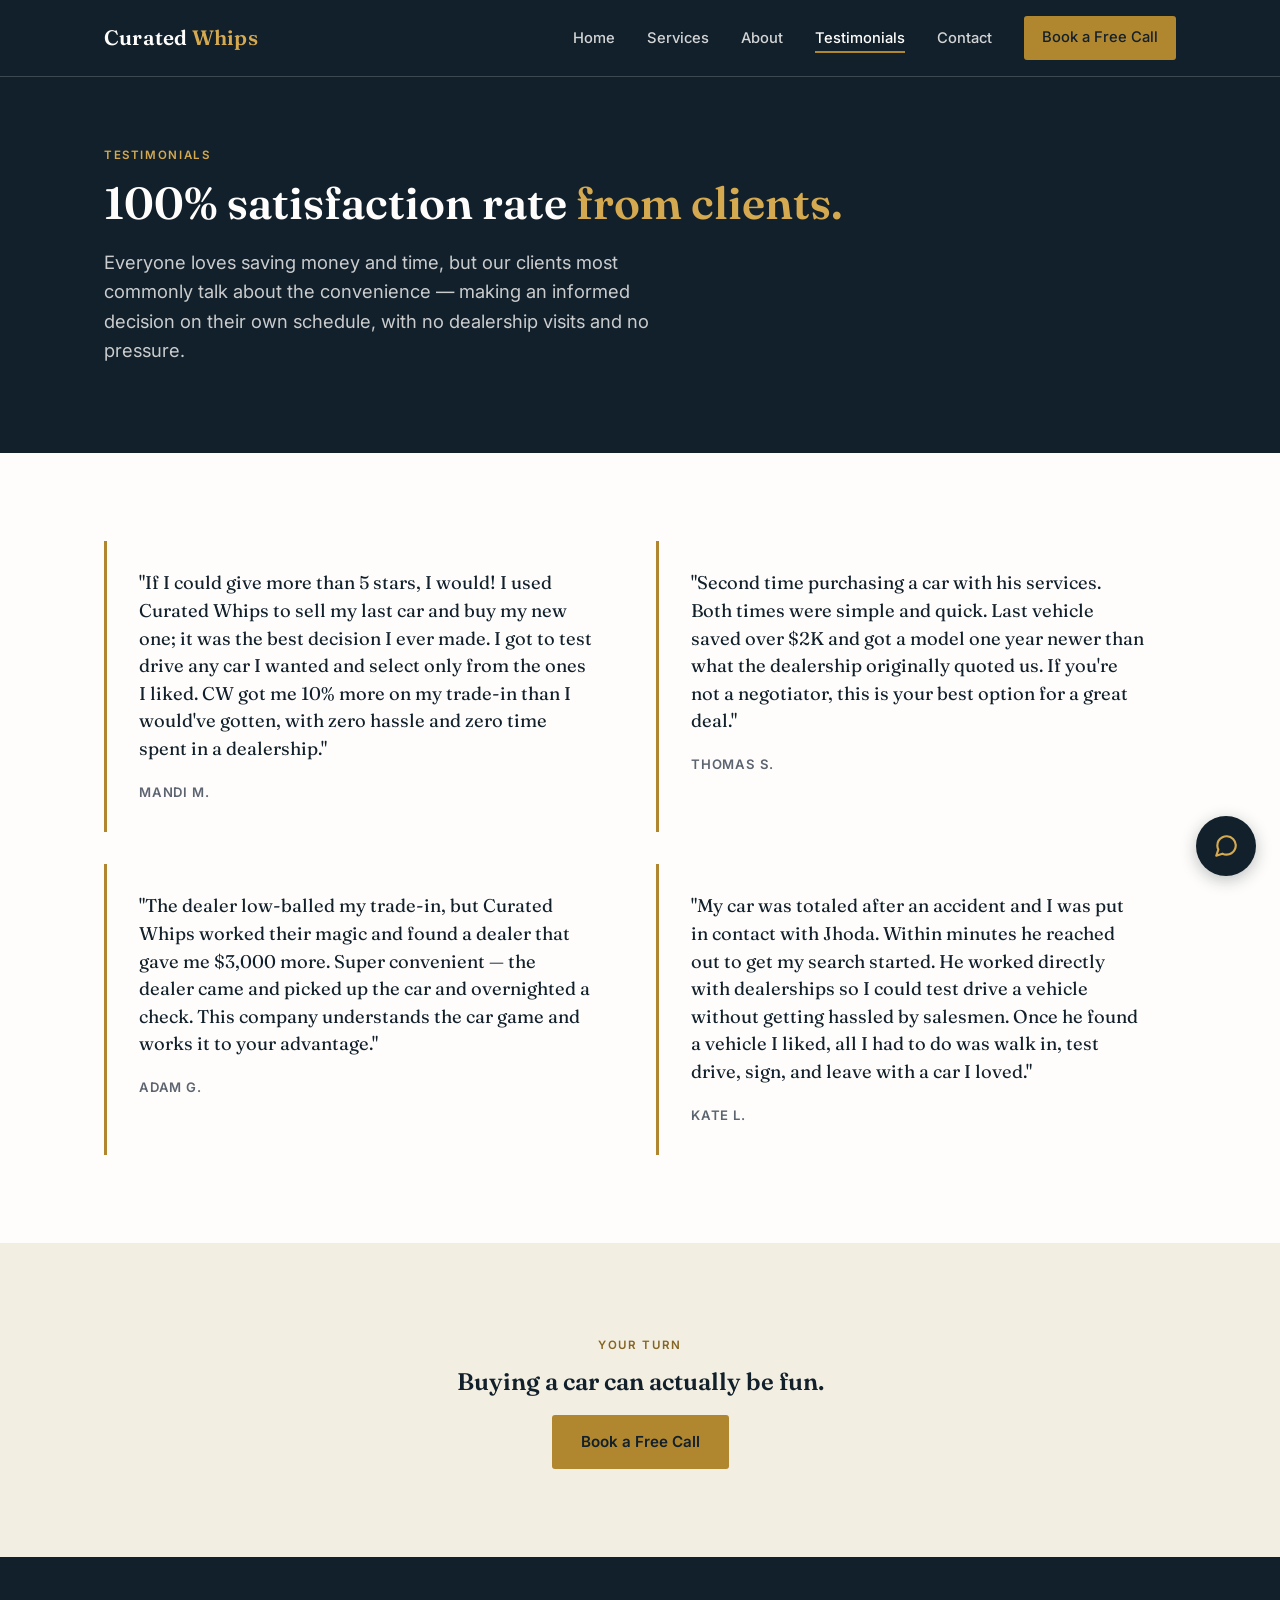
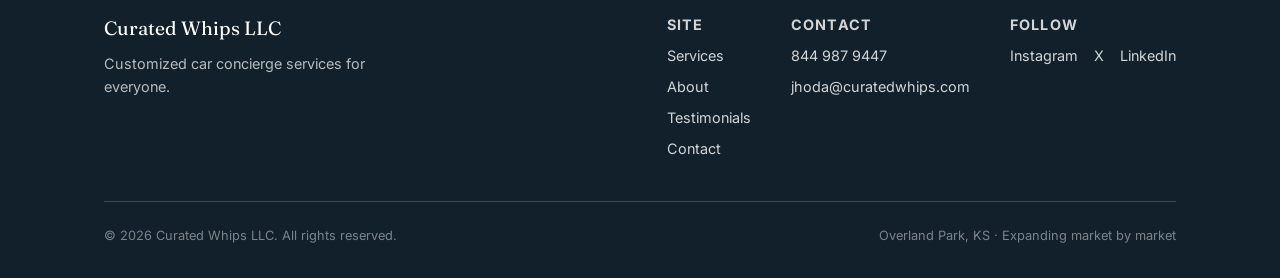
<file: testimonials.html>
<!DOCTYPE html>
<html lang="en">
<head>
<meta charset="UTF-8">
<meta name="viewport" content="width=device-width, initial-scale=1">
<title>Testimonials | Curated Whips</title>
<meta name="description" content="What Curated Whips clients say about their car-buying experience — real results, real savings.">
<link rel="icon" type="image/svg+xml" href="favicon.svg">
<link rel="apple-touch-icon" href="images/apple-touch-icon.png">
<link rel="canonical" href="https://curatedwhips.com/testimonials.html">

<meta property="og:type" content="website">
<meta property="og:site_name" content="Curated Whips">
<meta property="og:url" content="https://curatedwhips.com/testimonials.html">
<meta property="og:title" content="Testimonials | Curated Whips">
<meta property="og:description" content="What Curated Whips clients say about their car-buying experience — real results, real savings.">
<meta property="og:image" content="https://curatedwhips.com/images/og-share.jpg">

<meta name="twitter:card" content="summary_large_image">
<meta name="twitter:title" content="Testimonials | Curated Whips">
<meta name="twitter:description" content="What Curated Whips clients say about their car-buying experience — real results, real savings.">
<meta name="twitter:image" content="https://curatedwhips.com/images/og-share.jpg">

<script type="application/ld+json">
{
  "@context": "https://schema.org",
  "@type": "ProfessionalService",
  "name": "Curated Whips",
  "description": "Concierge car buying service — vehicle sourcing, dealer negotiation, and delivery, with no dealer kickbacks.",
  "url": "https://curatedwhips.com/",
  "telephone": "+1-844-987-9447",
  "email": "jhoda@curatedwhips.com",
  "logo": "https://curatedwhips.com/images/logo-512.png",
  "image": "https://curatedwhips.com/images/og-share.jpg",
  "address": {
    "@type": "PostalAddress",
    "addressLocality": "Overland Park",
    "addressRegion": "KS",
    "addressCountry": "US"
  },
  "areaServed": {
    "@type": "State",
    "name": "California"
  },
  "priceRange": "$888-$1888",
  "sameAs": [
    "https://www.instagram.com/curated_whips/",
    "https://x.com/CuratedWhips",
    "https://www.linkedin.com/company/curated-whips/"
  ],
  "hasOfferCatalog": {
    "@type": "OfferCatalog",
    "name": "Car Buying Services",
    "itemListElement": [
      {
        "@type": "Offer",
        "itemOffered": {
          "@type": "Service",
          "name": "Find it for Me",
          "description": "Concierge vehicle sourcing and full price negotiation, including trade-in."
        },
        "price": "888",
        "priceCurrency": "USD"
      },
      {
        "@type": "Offer",
        "itemOffered": {
          "@type": "Service",
          "name": "White Glove",
          "description": "Full sourcing and negotiation, plus finance guidance and delivery to your door."
        },
        "price": "1888",
        "priceCurrency": "USD"
      }
    ]
  }
}
</script>
<link rel="preconnect" href="https://fonts.googleapis.com">
<link rel="preconnect" href="https://fonts.gstatic.com" crossorigin>
<link rel="stylesheet" href="https://fonts.googleapis.com/css2?family=Fraunces:opsz,wght@9..144,400;9..144,500;9..144,600;9..144,700&family=Inter:wght@400;500;600;700&display=swap">
<script type="application/ld+json">
{
  "@context": "https://schema.org",
  "@type": "BreadcrumbList",
  "itemListElement": [
    {
      "@type": "ListItem",
      "position": 1,
      "name": "Home",
      "item": "https://curatedwhips.com/"
    },
    {
      "@type": "ListItem",
      "position": 2,
      "name": "Testimonials",
      "item": "https://curatedwhips.com/testimonials.html"
    }
  ]
}
</script>
<link rel="stylesheet" href="css/style.css">
</head>
<body>
<a class="skip-link" href="#main">Skip to content</a>

<header class="site-header">
  <div class="wrap nav">
    <a href="index.html" class="nav-brand">Curated<span> Whips</span></a>
    <button class="nav-toggle" aria-label="Toggle menu" aria-expanded="false"><img src="images/logo-cb-v4.png" alt="" class="nav-toggle-icon"></button>
    <nav aria-label="Primary"><ul class="nav-links">
      <li><a href="index.html">Home</a></li>
      <li><a href="services.html">Services</a></li>
      <li><a href="about.html">About</a></li>
      <li><a href="testimonials.html" aria-current="page">Testimonials</a></li>
      <li><a href="contact.html">Contact</a></li>
      <li><a class="nav-cta" href="https://calendly.com/jhodaed" target="_blank" rel="noopener">Book a Free Call</a></li>
    </ul></nav>
  </div>
</header>

<main id="main">

<section class="hero" style="padding: 64px 0 56px;">
  <div class="wrap">
    <span class="eyebrow eyebrow--light">Testimonials</span>
    <h1 style="font-size: clamp(2rem, 4vw, 2.8rem);">100% satisfaction rate <em>from clients.</em></h1>
    <p class="hero-sub">Everyone loves saving money and time, but our clients most commonly talk about the convenience — making an informed decision on their own schedule, with no dealership visits and no pressure.</p>
  </div>
</section>

<section class="section">
  <div class="wrap quote-grid">
    <div class="quote-card">
      <p>"If I could give more than 5 stars, I would! I used Curated Whips to sell my last car and buy my new one; it was the best decision I ever made. I got to test drive any car I wanted and select only from the ones I liked. CW got me 10% more on my trade-in than I would've gotten, with zero hassle and zero time spent in a dealership."</p>
      <span class="quote-cite">Mandi M.</span>
    </div>
    <div class="quote-card">
      <p>"Second time purchasing a car with his services. Both times were simple and quick. Last vehicle saved over $2K and got a model one year newer than what the dealership originally quoted us. If you're not a negotiator, this is your best option for a great deal."</p>
      <span class="quote-cite">Thomas S.</span>
    </div>
    <div class="quote-card">
      <p>"The dealer low-balled my trade-in, but Curated Whips worked their magic and found a dealer that gave me $3,000 more. Super convenient — the dealer came and picked up the car and overnighted a check. This company understands the car game and works it to your advantage."</p>
      <span class="quote-cite">Adam G.</span>
    </div>
    <div class="quote-card">
      <p>"My car was totaled after an accident and I was put in contact with Jhoda. Within minutes he reached out to get my search started. He worked directly with dealerships so I could test drive a vehicle without getting hassled by salesmen. Once he found a vehicle I liked, all I had to do was walk in, test drive, sign, and leave with a car I loved."</p>
      <span class="quote-cite">Kate L.</span>
    </div>
  </div>
</section>

<section class="section section--paper">
  <div class="wrap center">
    <span class="eyebrow">Your Turn</span>
    <h2 style="max-width: 34ch; margin: 0 auto 20px;">Buying a car can actually be fun.</h2>
    <a class="btn btn-primary" href="https://calendly.com/jhodaed" target="_blank" rel="noopener">Book a Free Call</a>
  </div>
</section>

</main>

<footer class="site-footer">
  <div class="wrap">
    <div class="footer-grid">
      <div>
        <div class="footer-brand">Curated Whips LLC</div>
        <p class="footer-tag">Customized car concierge services for everyone.</p>
      </div>
      <div class="footer-links">
        <div class="footer-col">
          <p class="footer-col-label">Site</p>
          <a href="services.html">Services</a>
          <a href="about.html">About</a>
          <a href="testimonials.html">Testimonials</a>
          <a href="contact.html">Contact</a>
        </div>
        <div class="footer-col">
          <p class="footer-col-label">Contact</p>
          <a href="tel:8449879447">844&nbsp;987&nbsp;9447</a>
          <a href="mailto:jhoda@curatedwhips.com">jhoda@curatedwhips.com</a>
        </div>
        <div class="footer-col">
          <p class="footer-col-label">Follow</p>
          <div class="footer-social">
            <a href="https://www.instagram.com/curated_whips/" target="_blank" rel="noopener">Instagram</a>
            <a href="https://x.com/CuratedWhips" target="_blank" rel="noopener">X</a>
            <a href="https://www.linkedin.com/company/curated-whips/" target="_blank" rel="noopener">LinkedIn</a>
          </div>
        </div>
      </div>
    </div>
    <div class="footer-bottom">
      <span>&copy; 2026 Curated Whips LLC. All rights reserved.</span>
      <span>Overland Park, KS &middot; Expanding market by market</span>
    </div>
  </div>
</footer>

<div class="mobile-cta">
  <a class="btn btn-primary" href="https://calendly.com/jhodaed" target="_blank" rel="noopener">Book a Free Call</a>
</div>

<script src="js/main.js"></script>
<!--
  Curated Whips chat widget — restyled to match the site's ink/brass/Fraunces-Inter
  design system (see css/style.css :root for the source palette).
  Paste this whole block right before </body> on every page.
-->
<style>
  :root {
    --cw-header-bg: var(--ink, #12202B);
    --cw-accent: var(--brass, #B0872F);
    --cw-accent-text: var(--ink, #12202B); /* dark text ON the brass buttons — brass is too light for white text to pass contrast */
    --cw-panel-bg: var(--white, #FEFDFB);
    --cw-assistant-bubble: var(--paper, #F3EEE2);
    --cw-body-text: var(--ink, #12202B);
    --cw-font-body: var(--font-body, 'Inter', -apple-system, BlinkMacSystemFont, sans-serif);
    --cw-font-display: var(--font-display, 'Fraunces', Georgia, serif);
    --cw-radius: 6px;
  }
  #cw-widget-btn {
    position: fixed;
    bottom: 24px;
    right: 24px;
    bottom: calc(24px + env(safe-area-inset-bottom, 0px));
    right: calc(24px + env(safe-area-inset-right, 0px));
    width: 60px;
    height: 60px;
    border-radius: 50%;
    background: var(--cw-header-bg); /* navy — deliberately NOT the gold CTA color, so the two never visually merge */
    color: var(--brass-light, #D4A94F);
    border: none;
    cursor: pointer;
    box-shadow: 0 4px 16px rgba(18,32,43,0.28);
    z-index: 9999;
    display: flex;
    align-items: center;
    justify-content: center;
    transition: transform 0.15s ease;
    touch-action: manipulation;
    -webkit-tap-highlight-color: transparent;
  }
  #cw-widget-btn:hover { transform: scale(1.05); }
  #cw-widget-btn svg { width: 26px; height: 26px; }

  /* On mobile, the site's own sticky "Book a Free Call" bar (.mobile-cta)
     reserves 74px at the bottom of the page (see body{padding-bottom:74px}
     in style.css). Without this, Angela's button and panel sit UNDER that
     bar's z-index-60 stacking and visually collide with it. This pushes
     both up just enough to clear it, only at the same breakpoint the site
     itself uses for that bar (max-width: 640px) — desktop is unaffected. */
  @media (max-width: 640px) {
    #cw-widget-btn {
      bottom: calc(74px + 16px + env(safe-area-inset-bottom, 0px));
    }
    #cw-widget-panel {
      bottom: calc(74px + 16px + 72px + env(safe-area-inset-bottom, 0px));
    }
  }
  #cw-widget-panel {
    position: fixed;
    bottom: 96px;
    right: 24px;
    bottom: calc(96px + env(safe-area-inset-bottom, 0px));
    right: calc(24px + env(safe-area-inset-right, 0px));
    width: 340px;
    max-width: calc(100vw - 32px);
    height: 460px;
    max-height: calc(100vh - 140px);
    max-height: calc(100dvh - 140px); /* dvh accounts for mobile keyboard/browser chrome; ignored by browsers that don't support it, falling back to the vh line above */
    background: var(--cw-panel-bg);
    border-radius: var(--cw-radius);
    box-shadow: 0 8px 32px rgba(18,32,43,0.28);
    display: flex;
    flex-direction: column;
    overflow: hidden;
    z-index: 9999;
    font-family: var(--cw-font-body);
    opacity: 0;
    transform: translateY(12px) scale(0.98);
    pointer-events: none;
    transition: opacity 0.18s ease, transform 0.18s ease;
  }
  #cw-widget-panel.open {
    opacity: 1;
    transform: translateY(0) scale(1);
    pointer-events: auto;
  }
  #cw-widget-header {
    background: var(--cw-header-bg);
    color: var(--white, #FEFDFB);
    padding: 12px 16px;
    display: flex;
    justify-content: space-between;
    align-items: center;
  }
  #cw-widget-header-left {
    display: flex;
    align-items: center;
    gap: 10px;
  }
  #cw-widget-avatar {
    width: 34px;
    height: 34px;
    border-radius: 50%;
    background: var(--cw-accent);
    color: var(--cw-accent-text);
    display: flex;
    align-items: center;
    justify-content: center;
    font-family: var(--cw-font-display);
    font-weight: 600;
    font-size: 15px;
    flex-shrink: 0;
  }
  #cw-widget-header-text { display: flex; flex-direction: column; line-height: 1.25; }
  #cw-widget-header-text .cw-name {
    font-family: var(--cw-font-display);
    font-size: 15px;
    font-weight: 600;
  }
  #cw-widget-header-text .cw-status {
    font-size: 11px;
    opacity: 0.8;
    display: flex;
    align-items: center;
    gap: 5px;
  }
  #cw-widget-header-text .cw-status::before {
    content: '';
    width: 7px;
    height: 7px;
    border-radius: 50%;
    background: var(--forest, #2E4638);
    display: inline-block;
  }
  #cw-widget-header button.cw-close-btn {
    background: none;
    border: none;
    color: var(--white, #FEFDFB);
    font-size: 18px;
    cursor: pointer;
    opacity: 0.8;
    width: 32px;
    height: 32px;
    display: flex;
    align-items: center;
    justify-content: center;
    touch-action: manipulation;
    -webkit-tap-highlight-color: transparent;
  }
  #cw-widget-header button.cw-close-btn:hover { opacity: 1; }
  #cw-widget-messages {
    flex: 1;
    overflow-y: auto;
    overscroll-behavior: contain;
    -webkit-overflow-scrolling: touch;
    padding: 14px;
    font-size: 14px;
    line-height: 1.5;
  }
  .cw-msg { margin-bottom: 12px; max-width: 85%; }
  .cw-msg.user { margin-left: auto; text-align: right; }
  .cw-bubble {
    display: inline-block;
    padding: 9px 13px;
    border-radius: var(--cw-radius);
  }
  .cw-msg.user .cw-bubble { background: var(--cw-header-bg); color: var(--white, #FEFDFB); }
  .cw-msg.assistant .cw-bubble { background: var(--cw-assistant-bubble); color: var(--cw-body-text); }
  .cw-msg.assistant .cw-bubble a { color: var(--forest, #2E4638); }
  .cw-book-wrap { margin: 10px 0 2px; }
  .cw-book-btn {
    display: block;
    width: 100%;
    box-sizing: border-box;
    text-align: center;
    background: var(--cw-accent);
    color: var(--cw-accent-text) !important;
    text-decoration: none !important;
    padding: 10px 14px;
    border-radius: var(--cw-radius);
    font-size: 13px;
    font-weight: 600;
    touch-action: manipulation;
    -webkit-tap-highlight-color: transparent;
  }
  #cw-widget-input-row {
    display: flex;
    border-top: 1px solid var(--line, rgba(18,32,43,0.12));
    padding: 8px;
  }
  #cw-widget-input {
    flex: 1;
    border: none;
    outline: none;
    padding: 8px;
    font-family: var(--cw-font-body);
    font-size: 16px; /* must be 16px+ or iOS Safari auto-zooms the page on focus */
    color: var(--cw-body-text);
    background: transparent;
    touch-action: manipulation;
  }
  #cw-widget-send {
    background: var(--cw-accent);
    color: var(--cw-accent-text);
    border: none;
    border-radius: var(--cw-radius);
    padding: 8px 14px;
    cursor: pointer;
    font-family: var(--cw-font-body);
    font-size: 14px;
    font-weight: 600;
    touch-action: manipulation;
    -webkit-tap-highlight-color: transparent;
  }
  #cw-widget-send:disabled { opacity: 0.5; cursor: default; }
</style>

<button id="cw-widget-btn" type="button" aria-label="Chat with us">
  <svg viewBox="0 0 24 24" fill="none" stroke="currentColor" stroke-width="2" stroke-linecap="round" stroke-linejoin="round">
    <path d="M21 11.5a8.38 8.38 0 0 1-.9 3.8 8.5 8.5 0 0 1-7.6 4.7 8.38 8.38 0 0 1-3.8-.9L3 21l1.9-5.7a8.38 8.38 0 0 1-.9-3.8 8.5 8.5 0 0 1 4.7-7.6 8.38 8.38 0 0 1 3.8-.9h.5a8.48 8.48 0 0 1 8 8v.5z"/>
  </svg>
</button>

<div id="cw-widget-panel">
  <div id="cw-widget-header">
    <div id="cw-widget-header-left">
      <div id="cw-widget-avatar">A</div>
      <div id="cw-widget-header-text">
        <span class="cw-name">Angela</span>
        <span class="cw-status">Curated Whips</span>
      </div>
    </div>
    <button id="cw-widget-close" type="button" class="cw-close-btn" aria-label="Close chat">✕</button>
  </div>
  <div id="cw-widget-messages"></div>
  <div id="cw-widget-input-row">
    <input id="cw-widget-input" type="text" enterkeyhint="send" placeholder="Type a message..." />
    <button id="cw-widget-send" type="button">Send</button>
  </div>
</div>

<script>
(function () {
  const btn = document.getElementById('cw-widget-btn');
  const panel = document.getElementById('cw-widget-panel');
  const closeBtn = document.getElementById('cw-widget-close');
  const messagesEl = document.getElementById('cw-widget-messages');
  const input = document.getElementById('cw-widget-input');
  const sendBtn = document.getElementById('cw-widget-send');

  let history = []; // { role: 'user'|'assistant', content: string }
  let opened = false;
  let lastTranscriptSentLength = 0;

  // Capture UTM params on whichever page the visitor actually landed on, and
  // persist them for the rest of the session — a visitor can click a tagged
  // ad link to the homepage, then browse to services.html before ever opening
  // the widget, and the tag would otherwise be lost since services.html's own
  // URL has no query string. sessionStorage survives that page-to-page nav
  // but clears when the tab closes, which is the right lifetime for this —
  // a UTM describes THIS visit, not something that should follow the visitor
  // forever.
  function captureUTMs() {
    const params = new URLSearchParams(window.location.search);
    const fromURL = {
      utm_source: params.get('utm_source'),
      utm_medium: params.get('utm_medium'),
      utm_campaign: params.get('utm_campaign'),
    };
    const hasAny = fromURL.utm_source || fromURL.utm_medium || fromURL.utm_campaign;
    if (hasAny) {
      try { sessionStorage.setItem('cw_utm', JSON.stringify(fromURL)); } catch (e) { /* storage unavailable — fall through, just won't persist across pages */ }
      return fromURL;
    }
    try {
      const stored = sessionStorage.getItem('cw_utm');
      if (stored) return JSON.parse(stored);
    } catch (e) { /* storage unavailable or corrupt — proceed with no UTM data rather than break the widget */ }
    return { utm_source: null, utm_medium: null, utm_campaign: null };
  }
  const utmData = captureUTMs();

  function sendTranscript() {
    // Only send if there's at least one new message since the last send,
    // and at least one real visitor message overall.
    if (history.length <= lastTranscriptSentLength) return;
    if (!history.some((m) => m.role === 'user')) return;

    const payload = JSON.stringify({ messages: history });
    lastTranscriptSentLength = history.length;

    // sendBeacon is used (not fetch) because it reliably completes even as
    // the page is unloading/closing — a regular fetch can get cancelled mid-flight.
    if (navigator.sendBeacon) {
      const blob = new Blob([payload], { type: 'application/json' });
      navigator.sendBeacon('/api/log-transcript', blob);
    } else {
      // Fallback for older browsers without sendBeacon support.
      fetch('/api/log-transcript', {
        method: 'POST',
        headers: { 'Content-Type': 'application/json' },
        body: payload,
        keepalive: true,
      }).catch(function (err) {
        // Silent to the visitor (this fires in the background), but at
        // least surfaces in the browser console for debugging — this path
        // only runs on browsers without sendBeacon support, which is rare.
        console.error('Transcript fallback send failed:', err);
      });
    }
  }

  // Ultimate fallback: fires even if the visitor never clicks the close
  // button — just navigates away or closes the tab.
  window.addEventListener('pagehide', sendTranscript);

  const GREETING = "Hello, I'm Angela with Curated Whips. Are you looking to buy soon, or just exploring your options for now? Either way, I'm happy to help.";

  function linkify(text) {
    // turn URLs into clickable links (Calendly link becomes a styled button), escape HTML first —
    // quotes MUST be escaped too, not just angle brackets, or a crafted string like
    // http://x.com"onmouseover="alert(1) can break out of the href attribute below.
    const escaped = text
      .replace(/&/g, '&amp;')
      .replace(/</g, '&lt;')
      .replace(/>/g, '&gt;')
      .replace(/"/g, '&quot;')
      .replace(/'/g, '&#39;');
    return escaped.replace(/\(?(https?:\/\/[^\s]+)/g, function (match) {
      // Angela sometimes writes the raw URL wrapped in parentheses mid-sentence
      // (e.g. "...that call (https://...), and you can..."). A parenthesis or
      // trailing punctuation sitting right next to a big block-level button
      // looks broken, so for the booking button specifically we strip both
      // ends entirely rather than trying to preserve them.
      const hadLeadingParen = match.charAt(0) === '(';
      const body = hadLeadingParen ? match.slice(1) : match;
      const trailing = body.match(/[.,!?)]+$/);
      const clean = trailing ? body.slice(0, -trailing[0].length) : body;
      const suffix = trailing ? trailing[0] : '';
      if (clean.indexOf('calendly.com') !== -1) {
        return '<div class="cw-book-wrap"><a class="cw-book-btn" href="' + clean + '" target="_blank" rel="noopener">Book Your Free Call</a></div>';
      }
      const prefix = hadLeadingParen ? '(' : '';
      return prefix + '<a href="' + clean + '" target="_blank" rel="noopener">' + clean + '</a>' + suffix;
    });
  }

  function addMessage(role, content) {
    const div = document.createElement('div');
    div.className = 'cw-msg ' + role;
    const bubble = document.createElement('div');
    bubble.className = 'cw-bubble';
    bubble.innerHTML = linkify(content);
    div.appendChild(bubble);
    messagesEl.appendChild(div);
    messagesEl.scrollTop = messagesEl.scrollHeight;
  }

  // On mobile, opening the keyboard shrinks the actually-visible viewport
  // without CSS vh units reliably reflecting that. Without this, the input
  // and Send button can end up hidden behind the keyboard. visualViewport
  // tracks the real visible area and lets us reposition/resize to match.
  if (window.visualViewport) {
    function adjustForKeyboard() {
      const vv = window.visualViewport;
      const keyboardOffset = window.innerHeight - vv.height - vv.offsetTop;
      if (keyboardOffset > 10) {
        // Keyboard is open — reposition above it. Safe-area inset is moot
        // here since the keyboard itself occupies that space.
        panel.style.bottom = (96 + keyboardOffset) + 'px';
        panel.style.maxHeight = (vv.height - 40) + 'px';
      } else {
        // Keyboard closed — hand control back to CSS so safe-area-inset
        // positioning applies again, instead of leaving it permanently
        // overridden by this function's last calculation.
        panel.style.bottom = '';
        panel.style.maxHeight = '';
      }
    }
    window.visualViewport.addEventListener('resize', adjustForKeyboard);
    window.visualViewport.addEventListener('scroll', adjustForKeyboard);
  }

  function togglePanel() {
    panel.classList.toggle('open');
    if (panel.classList.contains('open')) {
      if (!opened) {
        opened = true;
        addMessage('assistant', GREETING);
        // NOTE: greeting is shown but NOT pushed to `history` — Anthropic's API
        // requires the conversation to start with a user message, so history
        // stays empty until the visitor actually sends something.
      }
    } else {
      // Panel just closed, however it was closed — send the transcript here
      // so both the bubble icon and the explicit close button behave the same way.
      sendTranscript();
    }
  }

  btn.addEventListener('click', togglePanel);
  closeBtn.addEventListener('click', togglePanel);

  async function sendMessage() {
    let text = input.value.trim();
    if (!text) return;
    if (text.length > 1000) text = text.slice(0, 1000);
    input.value = '';
    sendBtn.disabled = true;

    addMessage('user', text);
    history.push({ role: 'user', content: text });

    const typingEl = document.createElement('div');
    typingEl.className = 'cw-msg assistant';
    typingEl.innerHTML = '<div class="cw-bubble">...</div>';
    messagesEl.appendChild(typingEl);
    messagesEl.scrollTop = messagesEl.scrollHeight;

    try {
      const res = await fetch('/api/chat', {
        method: 'POST',
        headers: { 'Content-Type': 'application/json' },
        body: JSON.stringify({ messages: history, utm: utmData }),
      });
      const data = await res.json();
      const reply = data.reply || "Sorry, something went wrong on our end — try again in a moment, or call us at 844-987-9447.";
      typingEl.remove();
      addMessage('assistant', reply);
      history.push({ role: 'assistant', content: reply });
    } catch (err) {
      typingEl.remove();
      // A thrown fetch (as opposed to a normal error response from the server)
      // almost always means the request never made it out — a dropped signal,
      // airplane mode, a dead spot — not a problem on our end. Distinguishing
      // this from a real server error avoids telling someone to call the
      // business over what was actually just their own connection blinking.
      if (!navigator.onLine) {
        addMessage('assistant', "Looks like you lost signal there for a second — mind sending that again once you're back online? We can't wait to help!");
      } else {
        addMessage('assistant', "That message didn't seem to go through — could be a weak connection. Try sending it again in a moment. We can't wait to help!");
      }
      // Message stays in the input-less state (already cleared) rather than
      // being re-queued automatically — the visitor retyping/resending is
      // simpler and more reliable than silent auto-retry logic here.
    } finally {
      sendBtn.disabled = false;
    }
  }

  sendBtn.addEventListener('click', sendMessage);
  input.addEventListener('keydown', function (e) {
    if (e.key === 'Enter') sendMessage();
  });
})();
</script>

</body>
</html>
</file>
<file: css/style.css>
/* ============================================
   Curated Whips — Design System
   Ink navy + brass + forest, editorial serif/sans pairing
   Fonts are loaded via <link> tags in each page's <head>
   with preconnect hints — faster than @import here.
   ============================================ */

:root {
  --ink: #12202B;
  --ink-soft: #1C2E3C;
  --paper: #F3EEE2;
  --white: #FEFDFB;
  --brass: #B0872F;
  --brass-light: #D4A94F;
  --brass-text: #846523; /* WCAG AA-compliant brass for small text on light backgrounds */
  --forest: #2E4638;
  --slate: #5C6470;
  --slate-light: #8A919C;
  --line: rgba(18, 32, 43, 0.12);
  --line-light: rgba(254, 253, 251, 0.18);

  --font-display: 'Fraunces', Georgia, serif;
  --font-body: 'Inter', -apple-system, BlinkMacSystemFont, sans-serif;

  --radius: 3px;
  --max-width: 1120px;
}

* { box-sizing: border-box; }
html { scroll-behavior: smooth; }

body {
  margin: 0;
  font-family: var(--font-body);
  color: var(--ink);
  background: var(--white);
  line-height: 1.6;
  -webkit-font-smoothing: antialiased;
}

img { max-width: 100%; display: block; }

a {
  color: inherit;
  text-decoration: none;
}

h1, h2, h3, h4 {
  font-family: var(--font-display);
  font-weight: 600;
  line-height: 1.1;
  margin: 0 0 0.5em;
}

p { margin: 0 0 1em; }

.wrap {
  max-width: var(--max-width);
  margin: 0 auto;
  padding: 0 24px;
}

/* Focus visibility */
a:focus-visible,
button:focus-visible {
  outline: 2px solid var(--brass);
  outline-offset: 3px;
}

/* Skip to content link — hidden until keyboard-focused */
.skip-link {
  position: absolute;
  top: -60px;
  left: 12px;
  z-index: 100;
  background: var(--brass);
  color: var(--ink);
  font-weight: 600;
  font-size: 0.9rem;
  padding: 10px 18px;
  border-radius: var(--radius);
  transition: top 0.15s ease;
}
.skip-link:focus {
  top: 12px;
}

/* Reduced motion */
@media (prefers-reduced-motion: reduce) {
  html { scroll-behavior: auto; }
  * { animation-duration: 0.01ms !important; transition-duration: 0.01ms !important; }
}

/* ============================================
   Eyebrow / labels
   ============================================ */
.eyebrow {
  display: inline-block;
  font-family: var(--font-body);
  font-size: 0.72rem;
  font-weight: 600;
  letter-spacing: 0.14em;
  text-transform: uppercase;
  color: var(--brass-text);
  margin-bottom: 14px;
}
.eyebrow--light { color: var(--brass-light); }

/* ============================================
   Header / Nav
   ============================================ */
.site-header {
  position: sticky;
  top: 0;
  z-index: 50;
  background: var(--ink);
  border-bottom: 1px solid var(--line-light);
}
.nav {
  display: flex;
  align-items: center;
  justify-content: space-between;
  height: 76px;
}
.nav-brand {
  font-family: var(--font-display);
  font-size: 1.3rem;
  font-weight: 600;
  color: var(--white);
  letter-spacing: 0.01em;
}
.nav-brand span { color: var(--brass-light); }

.nav-links {
  display: flex;
  align-items: center;
  gap: 32px;
  list-style: none;
  margin: 0;
  padding: 0;
}
.nav-links a {
  font-size: 0.92rem;
  font-weight: 500;
  color: rgba(254,253,251,0.82);
  transition: color 0.15s ease;
}
.nav-links a:hover,
.nav-links a[aria-current="page"] { color: var(--white); }
.nav-links a[aria-current="page"] {
  border-bottom: 2px solid var(--brass);
  padding-bottom: 4px;
}

.nav-cta {
  display: inline-flex;
  align-items: center;
  gap: 8px;
  background: var(--brass);
  color: var(--ink) !important;
  font-weight: 600;
  font-size: 0.88rem;
  padding: 10px 18px;
  border-radius: var(--radius);
  transition: background 0.15s ease;
}
.nav-cta:hover { background: var(--brass-light); }

.nav-toggle {
  display: none;
  background: none;
  border: none;
  color: var(--white);
  font-size: 1.6rem;
  cursor: pointer;
  width: 44px;
  height: 44px;
  align-items: center;
  justify-content: center;
  margin-right: -6px;
}
.nav-toggle-icon {
  width: 26px;
  height: auto;
}

@media (max-width: 860px) {
  nav[aria-label="Primary"] {
    display: contents;
  }
  .nav-links { 
    position: fixed;
    top: 76px; left: 0; right: 0;
    background: var(--ink);
    flex-direction: column;
    align-items: flex-start;
    gap: 0;
    padding: 8px 24px 20px;
    border-bottom: 1px solid var(--line-light);
    display: none;
  }
  .nav-links.is-open { display: flex; }
  .nav-links li { width: 100%; }
  .nav-links a { display: block; padding: 14px 0; width: 100%; border-bottom: 1px solid var(--line-light); }
  .nav-links a[aria-current="page"] { border-bottom: 1px solid var(--brass); }
  .nav-links .nav-cta { margin-top: 12px; text-align: center; justify-content: center; }
  .nav-toggle { display: flex; margin-left: auto; }
}

/* ============================================
   Buttons
   ============================================ */
.btn {
  display: inline-flex;
  align-items: center;
  justify-content: center;
  gap: 8px;
  font-family: var(--font-body);
  font-weight: 600;
  font-size: 0.95rem;
  padding: 14px 28px;
  border-radius: var(--radius);
  border: 1px solid transparent;
  cursor: pointer;
  transition: all 0.15s ease;
}
.btn-primary {
  background: var(--brass);
  color: var(--ink);
}
.btn-primary:hover { background: var(--brass-light); transform: translateY(-1px); }

.btn-ghost {
  background: transparent;
  border-color: var(--line-light);
  color: var(--white);
}
.btn-ghost:hover { border-color: var(--white); }

.btn-outline {
  background: transparent;
  border-color: var(--ink);
  color: var(--ink);
}
.btn-outline:hover { background: var(--ink); color: var(--white); }

.btn-block { width: 100%; }

/* ============================================
   Hero
   ============================================ */
.hero {
  background: var(--ink);
  color: var(--white);
  padding: 88px 0 96px;
  position: relative;
  overflow: hidden;
}
.hero-grid {
  display: grid;
  grid-template-columns: 1.1fr 0.9fr;
  column-gap: 56px;
  align-items: center;
  grid-template-areas:
    "eyebrow logo"
    "heading logo"
    "sub logo"
    "actions logo"
    "phone logo";
}
.hero-grid > .eyebrow { grid-area: eyebrow; }
.hero-grid > h1 { grid-area: heading; }
.hero-grid > .hero-sub { grid-area: sub; }
.hero-grid > .hero-actions { grid-area: actions; }
.hero-grid > .hero-phone { grid-area: phone; align-self: start; }
.hero-grid > .seal-wrap { grid-area: logo; }
.hero h1 {
  font-size: clamp(2.4rem, 5vw, 3.6rem);
  color: var(--white);
  margin-bottom: 20px;
}
.hero h1 em {
  font-style: normal;
  color: var(--brass-light);
}
.hero-sub {
  font-size: 1.15rem;
  color: rgba(254,253,251,0.78);
  max-width: 46ch;
  margin-bottom: 32px;
}
.hero-actions {
  display: flex;
  flex-wrap: wrap;
  gap: 14px;
  margin-bottom: 28px;
}
.hero-phone {
  font-size: 0.92rem;
  color: rgba(254,253,251,0.62);
}
.hero-phone a { color: var(--brass-light); font-weight: 600; }

/* ============================================
   Logo mark — brand signature image
   ============================================ */
.seal-logo {
  width: 160px;
  height: auto;
  flex-shrink: 0;
}
.seal-logo--small {
  width: 220px;
  height: auto;
}
.seal-wrap {
  display: flex;
  justify-content: center;
}

@media (max-width: 860px) {
  .hero-grid {
    grid-template-columns: 1fr auto;
    column-gap: 16px;
    row-gap: 0;
    align-items: start;
    grid-template-areas:
      "eyebrow eyebrow"
      "heading heading"
      "sub sub"
      "actions logo"
      "phone phone";
  }
  .hero { padding: 36px 0 24px; }
  .hero-sub { margin-bottom: 18px; }
  .hero-actions { flex-direction: column; align-items: flex-start; margin-bottom: 12px; }
  .hero-actions .btn { width: 100%; }
  .seal-wrap { margin-top: 4px; justify-content: flex-end; }
  .seal-logo { width: 84px; }
  .hero-phone { margin-top: 8px; }
}

/* ============================================
   Sections
   ============================================ */
.section {
  padding: 88px 0;
}
.section--paper { background: var(--paper); }
.section--ink { background: var(--ink); color: var(--white); }
.section--ink h2 { color: var(--white); }
.section-head {
  max-width: 640px;
  margin-bottom: 48px;
}
.section-head h2 {
  font-size: clamp(1.8rem, 3.4vw, 2.5rem);
}
.section-head p {
  color: var(--slate);
  font-size: 1.05rem;
}
.section--ink .section-head p { color: rgba(254,253,251,0.72); }

@media (max-width: 640px) {
  .section { padding: 44px 0; }
}

/* ============================================
   Ledger (stats) — editorial list, not icon cards
   ============================================ */
.ledger {
  display: flex;
  flex-direction: column;
}
.ledger-row {
  display: grid;
  grid-template-columns: 140px 1fr;
  gap: 32px;
  padding: 28px 0;
  border-top: 1px solid var(--line);
  align-items: baseline;
}
.section--ink .ledger-row { border-top: 1px solid var(--line-light); }
.ledger-row:last-child { border-bottom: 1px solid var(--line); }
.section--ink .ledger-row:last-child { border-bottom: 1px solid var(--line-light); }

.ledger-figure {
  font-family: var(--font-display);
  font-size: 2.6rem;
  font-weight: 600;
  color: var(--brass);
  white-space: nowrap;
}
.ledger-body h3 {
  font-family: var(--font-body);
  font-size: 1rem;
  font-weight: 700;
  text-transform: uppercase;
  letter-spacing: 0.03em;
  margin-bottom: 6px;
}
.ledger-body p {
  color: var(--slate);
  margin: 0;
  max-width: 60ch;
}
.section--ink .ledger-body p { color: rgba(254,253,251,0.72); }

@media (max-width: 640px) {
  .ledger-row { grid-template-columns: 1fr; gap: 6px; }
  .ledger-figure { font-size: 2.1rem; }
}

/* ============================================
   Service cards
   ============================================ */
.service-grid {
  display: grid;
  grid-template-columns: 1fr 1fr;
  gap: 28px;
}
.service-card {
  background: var(--white);
  border: 1px solid var(--line);
  border-radius: var(--radius);
  padding: 40px 36px;
  display: flex;
  flex-direction: column;
}
.service-card--featured {
  border-color: var(--brass);
  box-shadow: 0 0 0 1px var(--brass);
  position: relative;
}
.service-card--featured::before {
  content: 'MOST COMPREHENSIVE';
  position: absolute;
  top: -12px;
  left: 36px;
  background: var(--brass);
  color: var(--ink);
  font-size: 0.68rem;
  font-weight: 700;
  letter-spacing: 0.08em;
  padding: 4px 10px;
  border-radius: 2px;
}
.service-card h2,
.service-card h3 {
  font-size: 1.5rem;
  margin-bottom: 4px;
}
.service-tagline {
  color: var(--slate);
  font-size: 0.95rem;
  margin-bottom: 20px;
}
.service-price {
  font-family: var(--font-display);
  font-size: 2.6rem;
  font-weight: 600;
  color: var(--ink);
  margin-bottom: 24px;
}
.service-price span {
  font-family: var(--font-body);
  font-size: 0.9rem;
  font-weight: 500;
  color: var(--slate);
}
.service-list {
  list-style: none;
  padding: 0;
  margin: 0 0 28px;
  flex-grow: 1;
}
.service-list li {
  padding: 10px 0;
  border-top: 1px solid var(--line);
  font-size: 0.95rem;
  display: flex;
  gap: 10px;
}
.service-list li:first-child { border-top: none; }
.service-list li::before {
  content: '—';
  color: var(--brass);
  flex-shrink: 0;
}

@media (max-width: 860px) {
  .service-grid { grid-template-columns: 1fr; }
}

/* ============================================
   Testimonials
   ============================================ */
.quote-grid {
  display: grid;
  grid-template-columns: 1fr 1fr;
  gap: 32px;
}
.quote-card {
  background: var(--white);
  border-left: 3px solid var(--brass);
  padding: 28px 32px;
}
.quote-card p {
  font-family: var(--font-display);
  font-size: 1.15rem;
  font-weight: 400;
  line-height: 1.5;
  color: var(--ink);
  margin-bottom: 16px;
}
.quote-cite {
  font-family: var(--font-body);
  font-size: 0.82rem;
  font-weight: 600;
  letter-spacing: 0.06em;
  text-transform: uppercase;
  color: var(--slate);
}
@media (max-width: 860px) {
  .quote-grid { grid-template-columns: 1fr; }
}

/* ============================================
   About / bio
   ============================================ */
.bio-grid {
  display: grid;
  grid-template-columns: 280px 1fr;
  gap: 56px;
  align-items: start;
}
.bio-media {
  display: flex;
  align-items: flex-end;
  flex-wrap: wrap;
  gap: 20px;
}
.monogram {
  width: 200px;
  height: 200px;
  border-radius: 50%;
  background: var(--ink);
  color: var(--brass-light);
  display: flex;
  align-items: center;
  justify-content: center;
  font-family: var(--font-display);
  font-size: 3rem;
  border: 1px solid var(--brass);
}
.headshot {
  width: 220px;
  height: 220px;
  border-radius: 50%;
  object-fit: cover;
  object-position: 50% 22%;
  border: 3px solid var(--brass);
  box-shadow: 0 0 0 6px var(--paper);
}
.bio-copy h2 {
  font-size: 1.8rem;
  margin-bottom: 4px;
}
.bio-role {
  color: var(--brass-text);
  font-weight: 600;
  font-size: 0.9rem;
  letter-spacing: 0.04em;
  text-transform: uppercase;
  margin-bottom: 12px;
  display: block;
}
.bio-copy .bio-tagline {
  font-family: var(--font-display);
  font-size: 1.3rem;
  font-weight: 700;
  color: var(--brass);
  margin: 0 0 8px;
}
.bio-copy h3 {
  font-family: var(--font-body);
  font-size: 0.85rem;
  font-weight: 700;
  letter-spacing: 0.05em;
  text-transform: uppercase;
  color: var(--forest);
  margin: 28px 0 10px;
}
.bio-copy p { color: var(--ink); }
.bio-copy .bio-cta-line {
  font-family: var(--font-display);
  font-size: 1.15rem;
  font-weight: 600;
  color: var(--brass-text);
  margin-top: 20px;
}

@media (max-width: 720px) {
  .bio-grid { grid-template-columns: 1fr; }
  .bio-media { align-items: center; gap: 16px; margin-bottom: 8px; }
  .monogram { width: 100px; height: 100px; font-size: 1.7rem; }
  .headshot { width: 120px; height: 120px; }
  .seal-logo--small { width: 120px; height: auto; }
}

/* ============================================
   Contact / Calendly
   ============================================ */
.contact-grid {
  display: grid;
  grid-template-columns: 1fr 1fr;
  gap: 48px;
  align-items: start;
}
.calendly-shell {
  background: var(--white);
  border: 1px solid var(--line);
  border-radius: var(--radius);
  overflow: hidden;
  min-height: 620px;
}
.contact-detail {
  display: flex;
  align-items: center;
  gap: 14px;
  padding: 16px 0;
  border-top: 1px solid var(--line);
}
.contact-detail:first-of-type { border-top: none; }
.contact-detail .label {
  font-size: 0.72rem;
  font-weight: 700;
  letter-spacing: 0.08em;
  text-transform: uppercase;
  color: var(--slate);
  width: 84px;
  flex-shrink: 0;
}
.contact-detail a { font-weight: 600; color: var(--ink); }
.contact-detail a:hover { color: var(--brass); }

@media (max-width: 860px) {
  .contact-grid { grid-template-columns: 1fr; }
  .calendly-shell {
    min-height: 480px;
  }
  .calendly-shell iframe {
    height: 480px;
  }
}

/* ============================================
   Footer
   ============================================ */
.site-footer {
  background: var(--ink);
  color: rgba(254,253,251,0.7);
  padding: 56px 0 32px;
}
.footer-grid {
  display: flex;
  justify-content: space-between;
  flex-wrap: wrap;
  gap: 32px;
  padding-bottom: 32px;
  border-bottom: 1px solid var(--line-light);
  margin-bottom: 24px;
}
.footer-brand {
  font-family: var(--font-display);
  font-size: 1.2rem;
  color: var(--white);
  margin-bottom: 8px;
}
.footer-tag { font-size: 0.9rem; max-width: 32ch; }
.footer-links {
  display: flex;
  gap: 40px;
  flex-wrap: wrap;
}
.footer-col-label {
  font-size: 0.72rem;
  font-weight: 700;
  letter-spacing: 0.08em;
  text-transform: uppercase;
  color: rgba(254,253,251,0.5);
  margin-bottom: 12px;
}
.footer-col a, .footer-col p {
  display: block;
  font-size: 0.9rem;
  margin-bottom: 8px;
  color: rgba(254,253,251,0.82);
}
.footer-col a:hover { color: var(--brass-light); }
.footer-social {
  display: flex;
  gap: 16px;
}
.footer-bottom {
  display: flex;
  justify-content: space-between;
  flex-wrap: wrap;
  gap: 12px;
  font-size: 0.8rem;
  color: rgba(254,253,251,0.45);
}

/* ============================================
   Mobile sticky CTA bar
   ============================================ */
.mobile-cta {
  display: none;
}
@media (max-width: 640px) {
  .mobile-cta {
    display: flex;
    position: fixed;
    bottom: 0; left: 0; right: 0;
    z-index: 60;
    background: var(--ink);
    padding: 12px 16px calc(12px + env(safe-area-inset-bottom));
    border-top: 1px solid var(--line-light);
  }
  .mobile-cta .btn { flex: 1; }
  body { padding-bottom: 74px; }
}

/* ============================================
   How It Works — steps
   ============================================ */
.section-head.center-head {
  max-width: 560px;
  margin-left: auto;
  margin-right: auto;
  text-align: center;
}
.steps-grid {
  display: grid;
  grid-template-columns: repeat(3, 1fr);
  gap: 32px;
}
.step {
  padding: 8px;
}
.step-num {
  font-family: var(--font-display);
  font-size: 2.2rem;
  font-weight: 600;
  color: var(--brass);
  margin-bottom: 8px;
}
.step h3 {
  font-size: 1.15rem;
  margin-bottom: 8px;
}
.step p {
  color: var(--slate);
  font-size: 0.95rem;
  margin: 0;
}
@media (max-width: 780px) {
  .steps-grid { grid-template-columns: 1fr; gap: 28px; }
}

/* ============================================
   FAQ accordion
   ============================================ */
.faq-list {
  max-width: 760px;
  margin: 0 auto;
  display: flex;
  flex-direction: column;
  gap: 0;
}
.faq-item {
  border-top: 1px solid var(--line);
  padding: 4px 0;
}
.faq-item:last-child { border-bottom: 1px solid var(--line); }
.faq-item summary {
  cursor: pointer;
  list-style: none;
  display: flex;
  justify-content: space-between;
  align-items: center;
  gap: 16px;
  padding: 16px 0;
  min-height: 44px;
  box-sizing: border-box;
}
.faq-item summary::-webkit-details-marker { display: none; }
.faq-item summary h3 {
  font-family: var(--font-body);
  font-size: 1.02rem;
  font-weight: 600;
  margin: 0;
}
.faq-item summary::after {
  content: '+';
  font-family: var(--font-display);
  font-size: 1.4rem;
  color: var(--brass);
  flex-shrink: 0;
  transition: transform 0.15s ease;
}
.faq-item[open] summary::after { transform: rotate(45deg); }
.faq-item p {
  color: var(--slate);
  margin: 0 0 16px;
}

/* ============================================
   Utility
   ============================================ */
.center { text-align: center; }
.mt-0 { margin-top: 0; }
.text-slate { color: var(--slate); }
</file>
